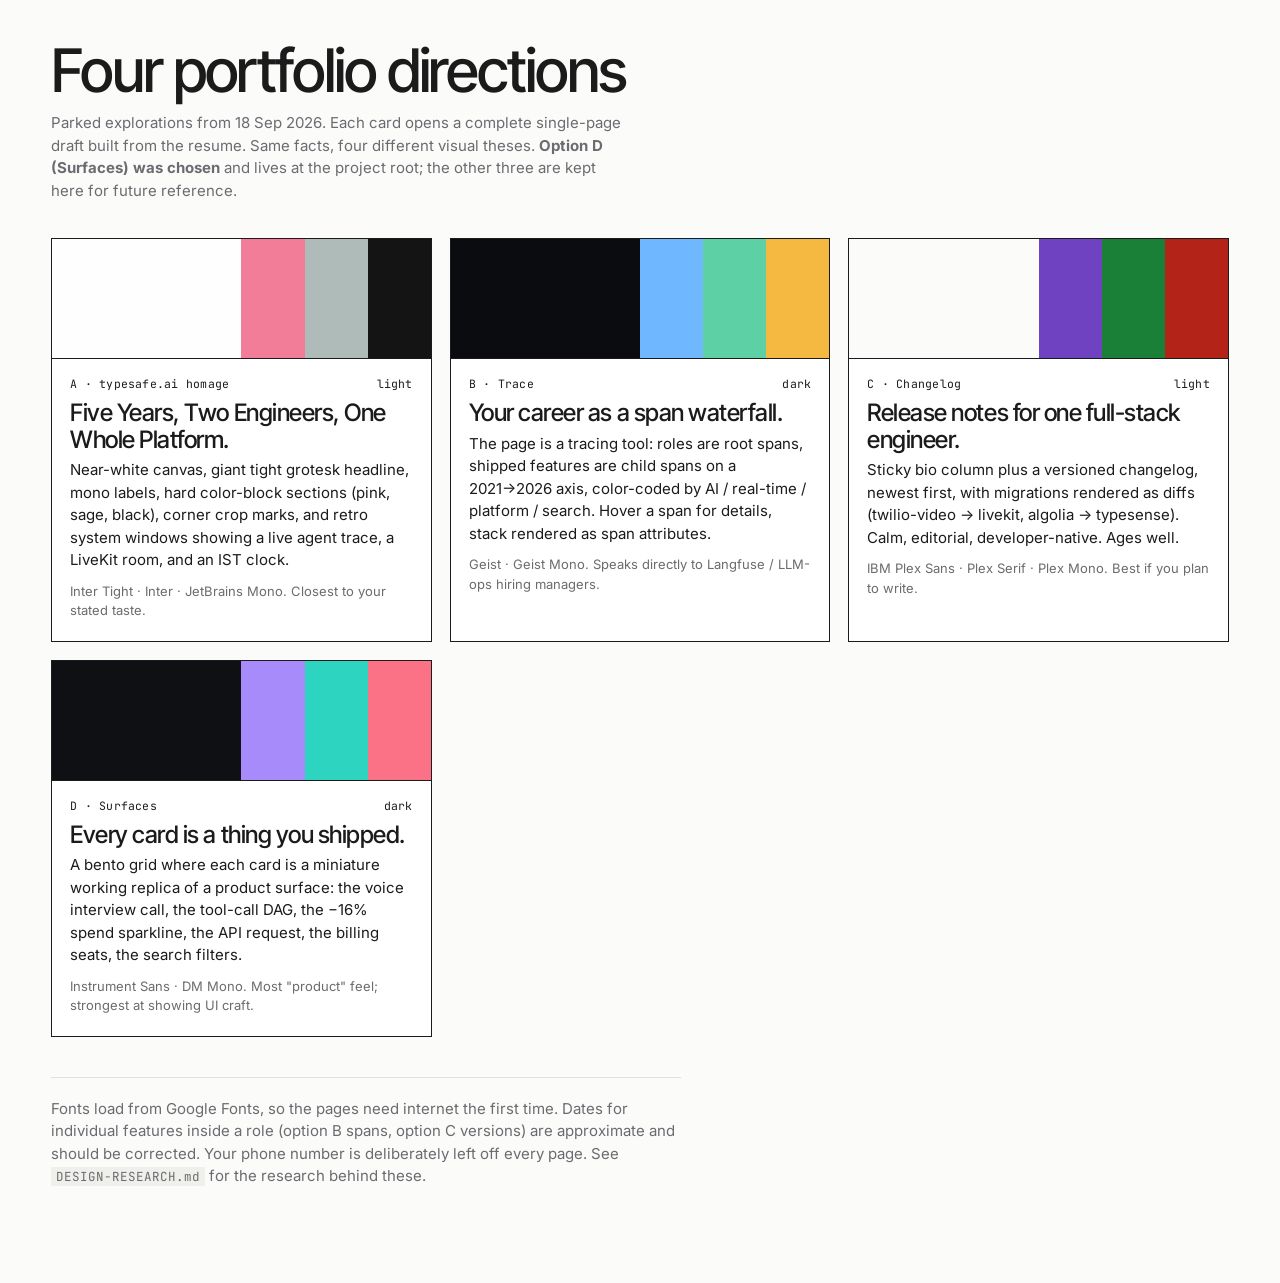
<file: explorations/index.html>
<!doctype html>
<html lang="en">
<head>
<meta charset="utf-8">
<meta name="viewport" content="width=device-width, initial-scale=1">
<title>Portfolio design options — Roni Pradhan</title>
<link rel="preconnect" href="https://fonts.googleapis.com">
<link rel="preconnect" href="https://fonts.gstatic.com" crossorigin>
<link href="https://fonts.googleapis.com/css2?family=Inter+Tight:wght@500&family=Inter:wght@400;500&family=JetBrains+Mono:wght@400&display=swap" rel="stylesheet">
<style>
  :root{--paper:#FBFBFA;--ink:#1B1B1B;--muted:#6B6B70;--rule:#E1E1DD}
  *{box-sizing:border-box}
  body{margin:0;background:var(--paper);color:var(--ink);font-family:Inter,system-ui,sans-serif;font-size:15px;line-height:1.5;padding:40px clamp(16px,4vw,56px) 80px}
  h1{font-family:'Inter Tight',Inter,sans-serif;font-weight:500;letter-spacing:-.035em;font-size:clamp(34px,5vw,60px);line-height:1;margin:0 0 12px}
  .lede{max-width:64ch;color:var(--muted);margin:0 0 36px}
  .mono{font-family:'JetBrains Mono',ui-monospace,monospace;font-size:11.5px;letter-spacing:.02em}
  .grid{display:grid;grid-template-columns:repeat(auto-fit,minmax(300px,1fr));gap:18px}
  .card{border:1px solid var(--ink);text-decoration:none;color:inherit;display:flex;flex-direction:column;transition:transform .15s ease,box-shadow .15s ease;background:#fff}
  .card:hover{transform:translate(-2px,-2px);box-shadow:4px 4px 0 var(--ink)}
  .card:focus-visible{outline:2px solid #6F42C1;outline-offset:2px}
  .swatch{height:120px;display:grid;grid-template-columns:3fr 1fr 1fr 1fr;border-bottom:1px solid var(--ink)}
  .swatch i{display:block}
  .cap{padding:16px 18px 20px}
  .cap .k{display:flex;justify-content:space-between;gap:10px;margin-bottom:8px}
  .cap h2{font-family:'Inter Tight',Inter,sans-serif;font-weight:500;letter-spacing:-.02em;font-size:24px;margin:0 0 6px;line-height:1.1}
  .cap p{margin:0 0 10px;color:var(--ink)}
  .cap .meta{color:var(--muted);font-size:13px}
  .note{margin-top:40px;padding-top:20px;border-top:1px solid var(--rule);color:var(--muted);max-width:70ch}
  code{font-family:'JetBrains Mono',ui-monospace,monospace;font-size:12.5px;background:#EFEFEC;padding:1px 5px}
</style>
</head>
<body>
<h1>Four portfolio directions</h1>
<p class="lede">Parked explorations from 18 Sep 2026. Each card opens a complete single-page draft built from the resume. Same facts, four different visual theses. <b>Option D (Surfaces) was chosen</b> and lives at the project root; the other three are kept here for future reference.</p>

<div class="grid">
  <a class="card" href="a-typesafe.html">
    <div class="swatch"><i style="background:#FEFEFE"></i><i style="background:#F27D98"></i><i style="background:#AFBBB8"></i><i style="background:#141414"></i></div>
    <div class="cap">
      <div class="k"><span class="mono">A · typesafe.ai homage</span><span class="mono">light</span></div>
      <h2>Five Years, Two Engineers, One Whole Platform.</h2>
      <p>Near-white canvas, giant tight grotesk headline, mono labels, hard color-block sections (pink, sage, black), corner crop marks, and retro system windows showing a live agent trace, a LiveKit room, and an IST clock.</p>
      <div class="meta">Inter Tight · Inter · JetBrains Mono. Closest to your stated taste.</div>
    </div>
  </a>

  <a class="card" href="b-trace.html">
    <div class="swatch"><i style="background:#0B0C0F"></i><i style="background:#6FB7FF"></i><i style="background:#5ED0A5"></i><i style="background:#F5B841"></i></div>
    <div class="cap">
      <div class="k"><span class="mono">B · Trace</span><span class="mono">dark</span></div>
      <h2>Your career as a span waterfall.</h2>
      <p>The page is a tracing tool: roles are root spans, shipped features are child spans on a 2021→2026 axis, color-coded by AI / real-time / platform / search. Hover a span for details, stack rendered as span attributes.</p>
      <div class="meta">Geist · Geist Mono. Speaks directly to Langfuse / LLM-ops hiring managers.</div>
    </div>
  </a>

  <a class="card" href="c-changelog.html">
    <div class="swatch"><i style="background:#FBFBF9"></i><i style="background:#6F42C1"></i><i style="background:#1A7F37"></i><i style="background:#B42318"></i></div>
    <div class="cap">
      <div class="k"><span class="mono">C · Changelog</span><span class="mono">light</span></div>
      <h2>Release notes for one full-stack engineer.</h2>
      <p>Sticky bio column plus a versioned changelog, newest first, with migrations rendered as diffs (twilio-video → livekit, algolia → typesense). Calm, editorial, developer-native. Ages well.</p>
      <div class="meta">IBM Plex Sans · Plex Serif · Plex Mono. Best if you plan to write.</div>
    </div>
  </a>

  <a class="card" href="d-bento-draft.html">
    <div class="swatch"><i style="background:#0F1013"></i><i style="background:#A78BFA"></i><i style="background:#2DD4BF"></i><i style="background:#FB7185"></i></div>
    <div class="cap">
      <div class="k"><span class="mono">D · Surfaces</span><span class="mono">dark</span></div>
      <h2>Every card is a thing you shipped.</h2>
      <p>A bento grid where each card is a miniature working replica of a product surface: the voice interview call, the tool-call DAG, the −16% spend sparkline, the API request, the billing seats, the search filters.</p>
      <div class="meta">Instrument Sans · DM Mono. Most "product" feel; strongest at showing UI craft.</div>
    </div>
  </a>
</div>

<p class="note">Fonts load from Google Fonts, so the pages need internet the first time. Dates for individual features inside a role (option B spans, option C versions) are approximate and should be corrected. Your phone number is deliberately left off every page. See <code>DESIGN-RESEARCH.md</code> for the research behind these.</p>
</body>
</html>
</file>
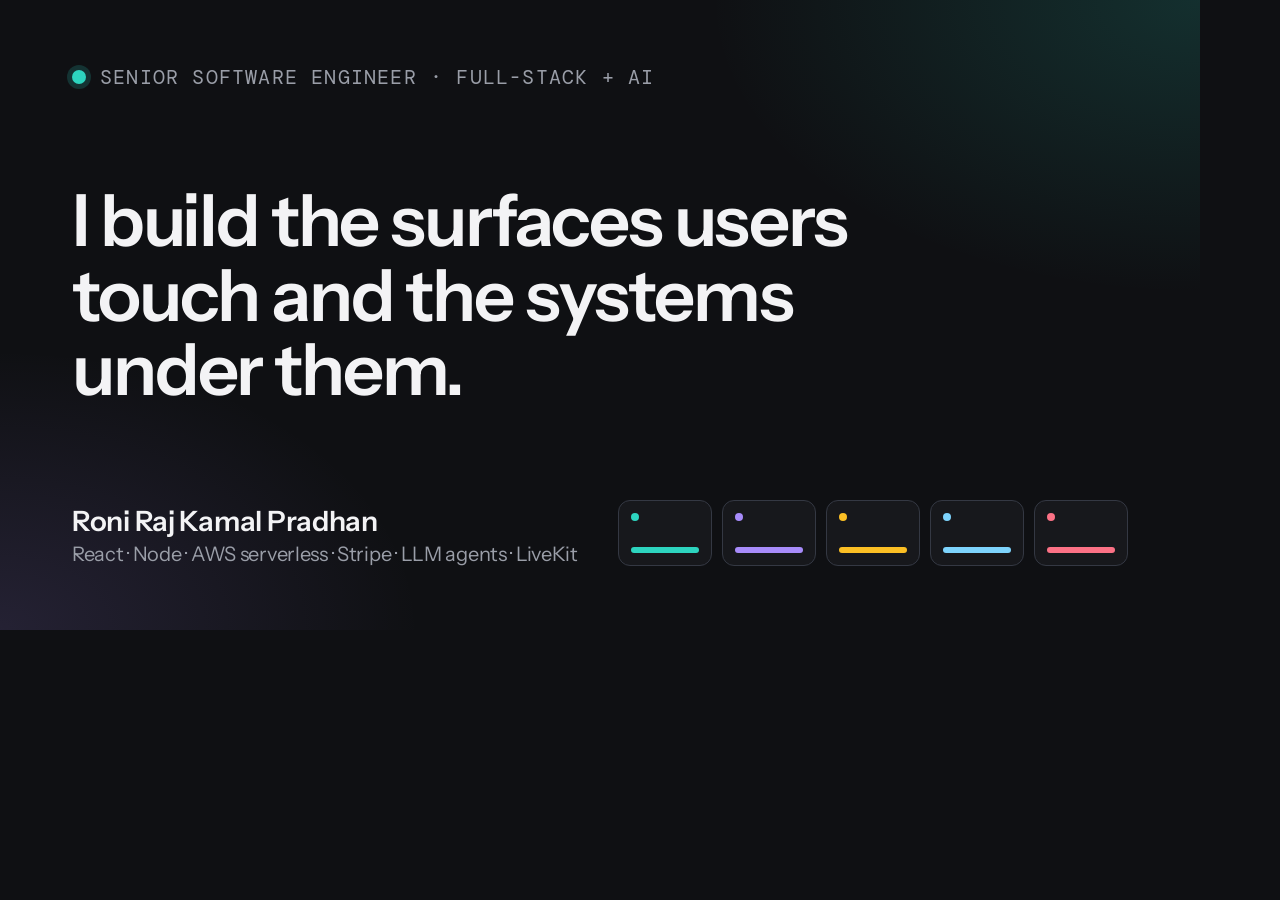
<file: assets/og.html>
<!doctype html>
<html lang="en">
<head>
<meta charset="utf-8">
<title>OG image source — render at 1200×630 to og.png</title>
<link href="https://fonts.googleapis.com/css2?family=Instrument+Sans:wght@400;500;600&family=DM+Mono:wght@400&display=swap" rel="stylesheet">
<style>
  html,body{margin:0;width:1200px;height:630px;background:#0F1013;color:#F3F3F5;font-family:'Instrument Sans',system-ui,sans-serif;overflow:hidden}
  .frame{position:relative;width:1200px;height:630px;padding:64px 72px;box-sizing:border-box;display:flex;flex-direction:column;justify-content:space-between}
  .frame::before{content:"";position:absolute;inset:0;background:radial-gradient(700px 420px at 100% 0%,rgba(45,212,191,.16),transparent 70%),radial-gradient(600px 400px at 0% 100%,rgba(167,139,250,.14),transparent 70%)}
  .top{position:relative;display:flex;align-items:center;gap:14px;font-family:'DM Mono',monospace;font-size:20px;letter-spacing:.06em;text-transform:uppercase;color:#9A9EA8}
  .top i{width:14px;height:14px;border-radius:50%;background:#2DD4BF;box-shadow:0 0 0 5px rgba(45,212,191,.18)}
  h1{position:relative;margin:0;font-size:72px;font-weight:600;letter-spacing:-.03em;line-height:1.04;max-width:16ch}
  .bottom{position:relative;display:flex;justify-content:space-between;align-items:flex-end;gap:40px}
  .name{font-size:28px;font-weight:600;letter-spacing:-.01em}
  .name small{display:block;font-size:20px;color:#9A9EA8;font-weight:400;margin-top:4px}
  .cards{display:flex;gap:10px}
  .cards i{display:block;width:92px;height:64px;border-radius:12px;background:#17181C;border:1px solid #343843;position:relative;overflow:hidden}
  .cards i::after{content:"";position:absolute;left:12px;right:12px;bottom:12px;height:6px;border-radius:3px;background:var(--c)}
  .cards i::before{content:"";position:absolute;left:12px;top:12px;width:8px;height:8px;border-radius:50%;background:var(--c)}
</style>
</head>
<body>
<div class="frame">
  <div class="top"><i></i>Senior Software Engineer · full-stack + AI</div>
  <h1>I build the surfaces users touch and the systems under them.</h1>
  <div class="bottom">
    <div class="name">Roni Raj Kamal Pradhan<small>React · Node · AWS serverless · Stripe · LLM agents · LiveKit</small></div>
    <div class="cards"><i style="--c:#2DD4BF"></i><i style="--c:#A78BFA"></i><i style="--c:#FBBF24"></i><i style="--c:#7DD3FC"></i><i style="--c:#FB7185"></i></div>
  </div>
</div>
</body>
</html>
</file>
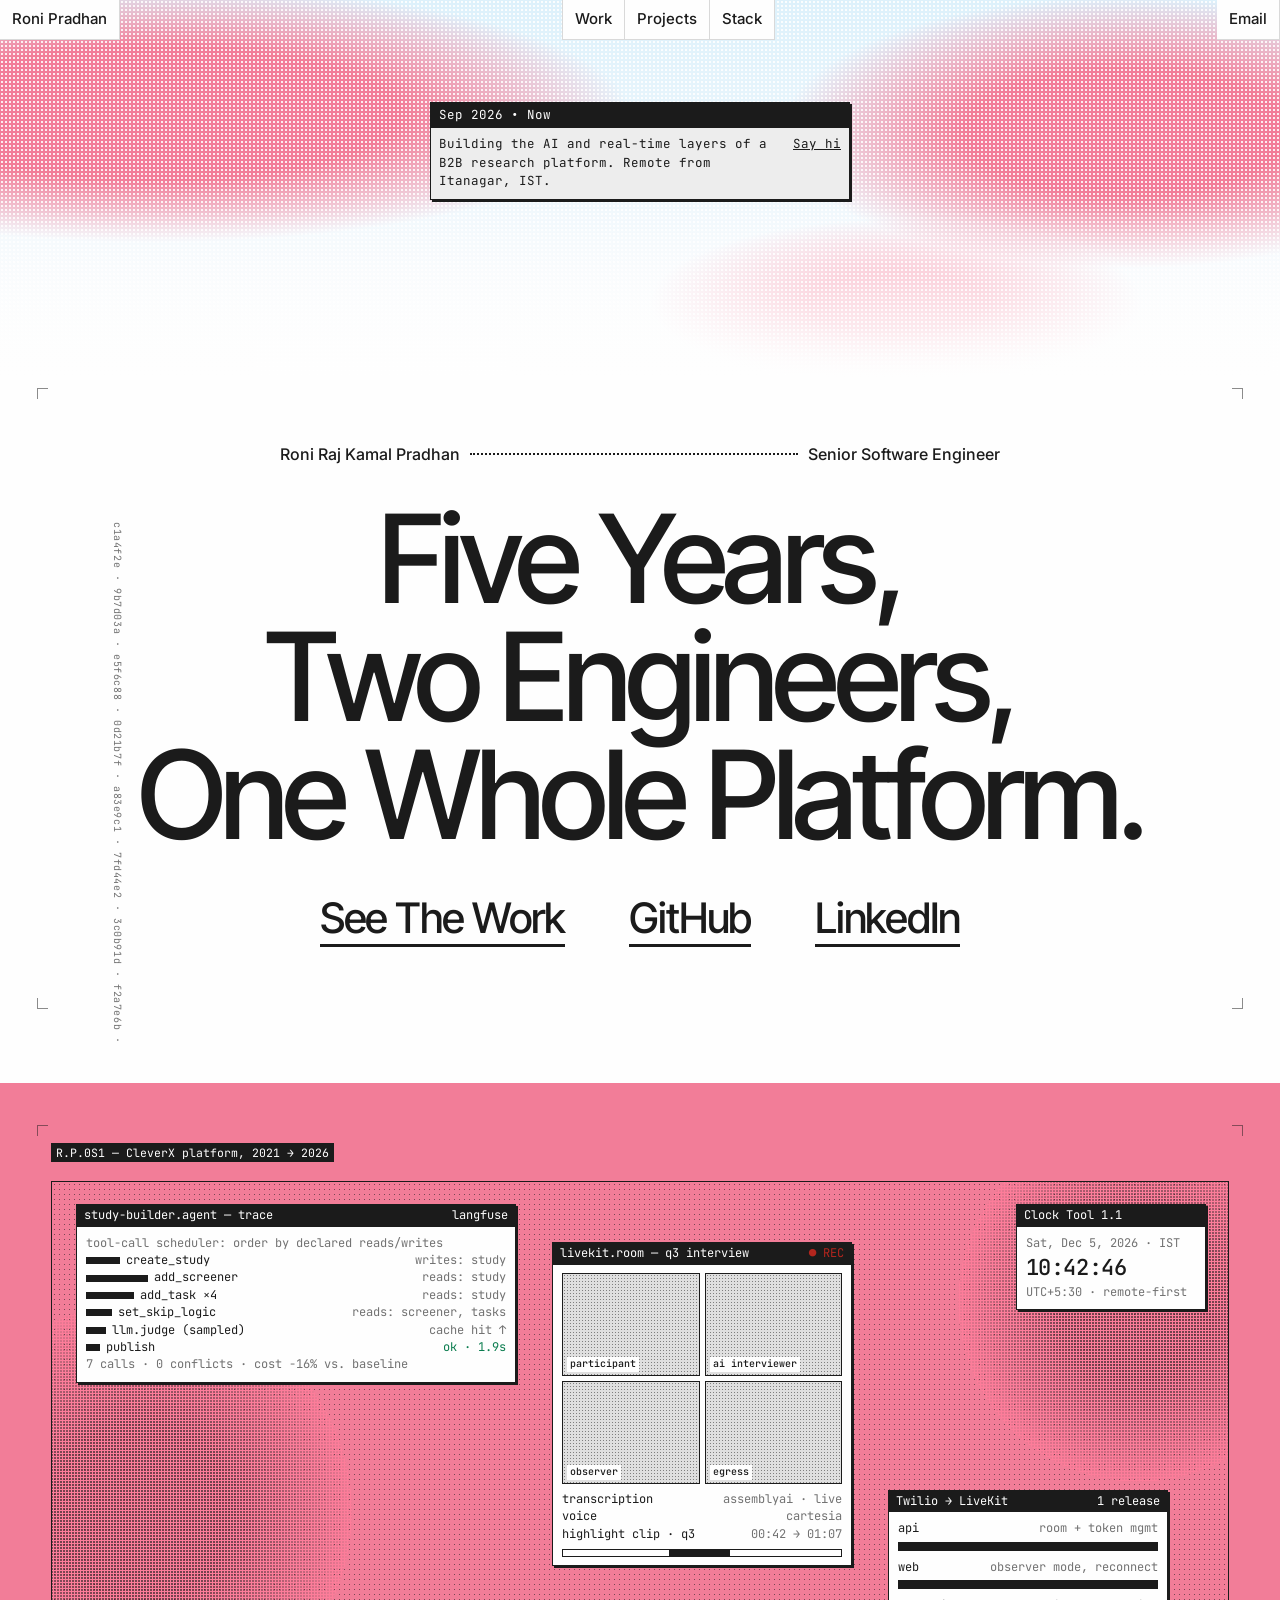
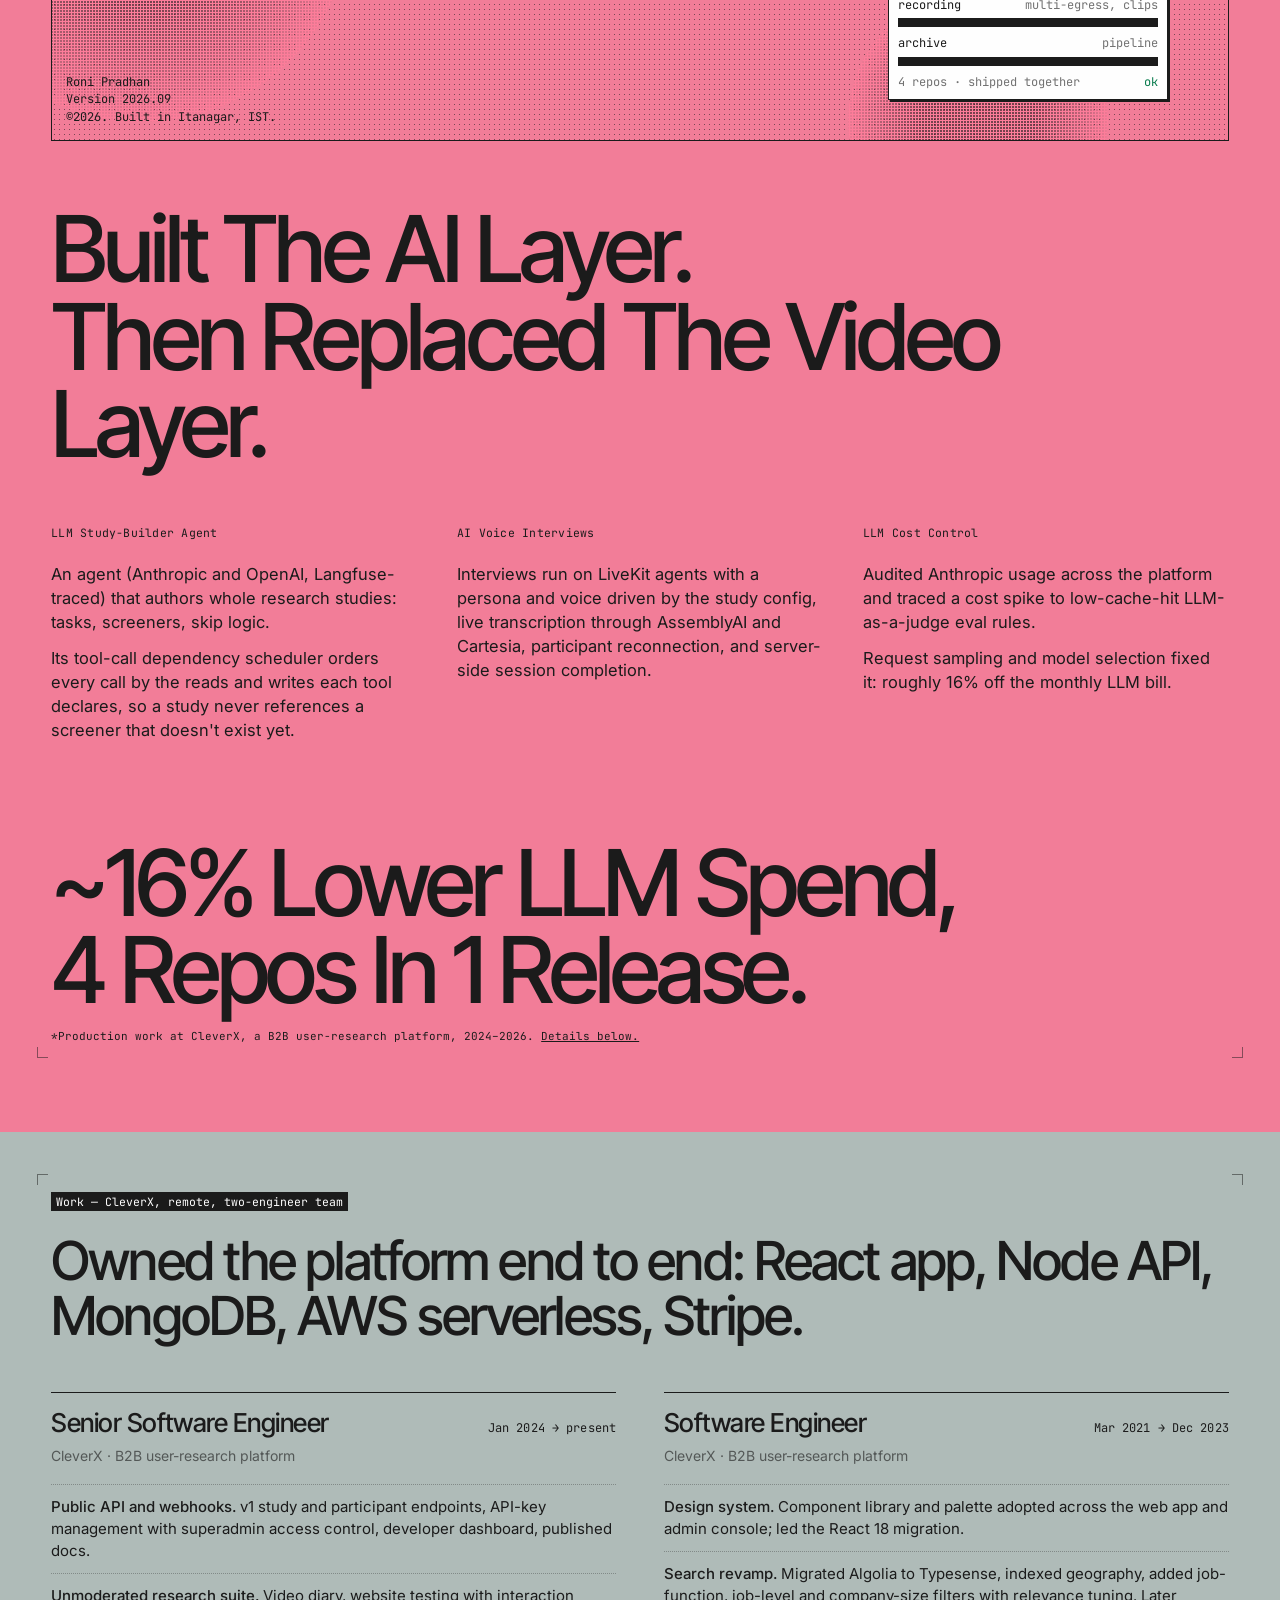
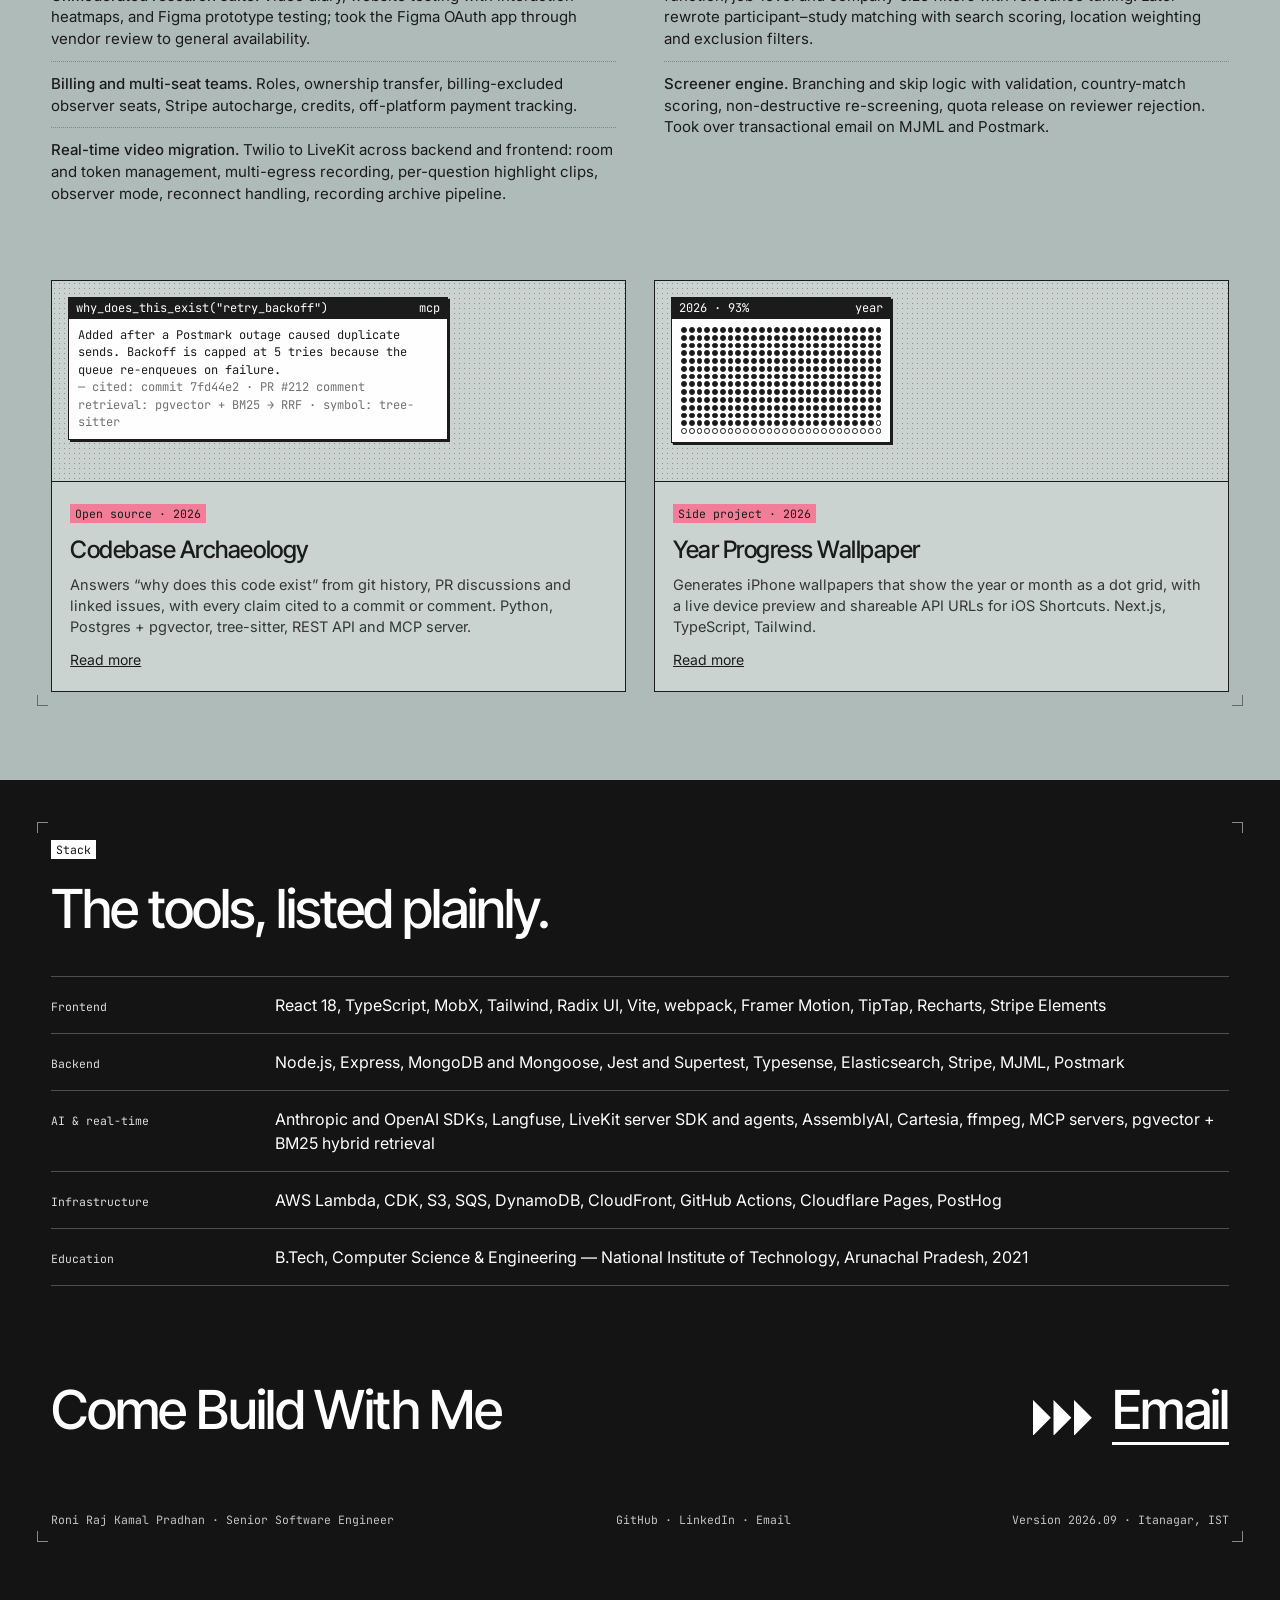
<file: explorations/a-typesafe.html>
<!doctype html>
<html lang="en">
<head>
<meta charset="utf-8">
<meta name="viewport" content="width=device-width, initial-scale=1, viewport-fit=cover">
<title>Roni Pradhan — Senior Software Engineer</title>
<meta name="description" content="Full-stack engineer who built a B2B research platform end to end as one of two engineers: React, Node, AWS serverless, Stripe, then its AI agents and real-time voice layers.">
<link rel="preconnect" href="https://fonts.googleapis.com">
<link rel="preconnect" href="https://fonts.gstatic.com" crossorigin>
<link href="https://fonts.googleapis.com/css2?family=Inter+Tight:wght@500;600&family=Inter:wght@400;500&family=JetBrains+Mono:wght@400;500&display=swap" rel="stylesheet">
<style>
  :root{
    --paper:#FEFEFE; --ink:#1B1B1B; --ink-60:rgba(27,27,27,.62); --ink-30:rgba(27,27,27,.3);
    --hot:#F27D98; --sage:#AFBBB8; --black:#141414; --rule:#D9D9D9;
    --display:'Inter Tight',system-ui,sans-serif; --body:'Inter',system-ui,sans-serif; --mono:'JetBrains Mono',ui-monospace,Menlo,monospace;
    --gutter:clamp(16px,4vw,56px);
  }
  *{box-sizing:border-box}
  html{scroll-behavior:smooth}
  body{margin:0;background:var(--paper);color:var(--ink);font-family:var(--body);font-size:16px;line-height:1.5;-webkit-font-smoothing:antialiased}
  a{color:inherit}
  ::selection{background:var(--hot);color:var(--ink)}
  .mono{font-family:var(--mono);font-size:12px;letter-spacing:.01em}
  .tag{display:inline-block;font-family:var(--mono);font-size:11.5px;background:var(--ink);color:var(--paper);padding:1px 5px;line-height:1.5}
  .tag.hot{background:var(--hot);color:var(--ink)}

  /* nav: white boxes on a transparent bar, like a window chrome */
  nav{position:fixed;inset:0 0 auto 0;z-index:50;display:flex;justify-content:space-between;align-items:flex-start;pointer-events:none}
  nav .box{pointer-events:auto;background:var(--paper);border-right:1px solid var(--rule);border-bottom:1px solid var(--rule);padding:8px 12px;font-size:15px;font-weight:500;text-decoration:none}
  nav .box:hover{background:var(--ink);color:var(--paper)}
  nav .grp{display:flex}
  nav .grp .box{border-left:1px solid var(--rule)}
  nav .grp .box+.box{border-left:0}
  nav .box:focus-visible{outline:2px solid var(--hot);outline-offset:-2px}

  /* sky band: css-only dithered clouds */
  .sky{position:relative;height:clamp(300px,42vh,480px);overflow:hidden;
    background:
      radial-gradient(60% 55% at 12% 30%, var(--hot) 0 32%, transparent 62%),
      radial-gradient(45% 60% at 88% 35%, var(--hot) 0 28%, transparent 60%),
      radial-gradient(35% 40% at 70% 80%, #f9b8c8 0 20%, transparent 55%),
      linear-gradient(#DDF1FB, #F6FAFD 70%, var(--paper));
  }
  .sky::before{content:"";position:absolute;inset:0;background-image:radial-gradient(var(--paper) 0.9px,transparent 1px);background-size:4px 4px;mix-blend-mode:screen;opacity:.85}
  .sky::after{content:"";position:absolute;left:0;right:0;bottom:0;height:45%;background:linear-gradient(transparent,var(--paper))}
  .ticker{position:absolute;left:50%;top:40%;transform:translate(-50%,-50%);z-index:2;width:min(420px,calc(100% - 32px));border:1px solid var(--ink);background:#EDEDED;box-shadow:2px 2px 0 var(--ink);font-family:var(--mono);font-size:12.5px}
  .ticker .bar{background:var(--ink);color:var(--paper);padding:3px 8px}
  .ticker .row{display:flex;gap:16px;justify-content:space-between;align-items:flex-start;padding:7px 8px 8px}
  .ticker a{text-decoration:underline;white-space:nowrap}

  /* generic section frame with corner crop marks */
  .frame{position:relative;padding:0 var(--gutter)}
  .marks{position:relative}
  .marks::before,.marks::after,.marks>i::before,.marks>i::after{content:"";position:absolute;width:10px;height:10px;border-color:var(--ink);border-style:solid;opacity:.5}
  .marks::before{left:-14px;top:-14px;border-width:1px 0 0 1px}
  .marks::after{right:-14px;top:-14px;border-width:1px 1px 0 0}
  .marks>i::before{left:-14px;bottom:-14px;border-width:0 0 1px 1px}
  .marks>i::after{right:-14px;bottom:-14px;border-width:0 1px 1px 0}

  /* hero */
  .hero{padding:24px var(--gutter) 88px;position:relative}
  .hero .inner{position:relative;padding:40px 8px 48px}
  .kicker{display:flex;align-items:baseline;gap:10px;justify-content:center;max-width:720px;margin:0 auto 34px;font-size:16px;font-weight:500}
  .kicker .lead{flex:1;border-bottom:2px dotted var(--ink);transform:translateY(-5px);min-width:40px}
  h1.big{font-family:var(--display);font-weight:500;letter-spacing:-.045em;line-height:.96;text-align:center;margin:0 auto;max-width:1240px;font-size:clamp(46px,9.6vw,148px)}
  h1.big .line{display:block;overflow:hidden;padding:0 .06em .1em;margin-bottom:-.1em}
  h1.big .line span{display:block;transform:translateY(110%);animation:rise .9s cubic-bezier(.2,.7,.1,1) forwards}
  h1.big .line:nth-child(2) span{animation-delay:.08s}
  h1.big .line:nth-child(3) span{animation-delay:.16s}
  @keyframes rise{to{transform:translateY(0)}}
  .hero-links{display:flex;gap:clamp(24px,5vw,64px);justify-content:center;margin-top:40px;flex-wrap:wrap}
  .hero-links a{font-family:var(--display);font-weight:500;letter-spacing:-.03em;font-size:clamp(22px,3.4vw,42px);text-decoration:none;border-bottom:3px solid var(--ink);line-height:1.15;padding-bottom:2px}
  .hero-links a:hover{border-color:var(--hot)}
  .margin-col{position:absolute;top:120px;left:calc(var(--gutter) + 6px);width:14px;font-family:var(--mono);font-size:10px;color:var(--ink-60);writing-mode:vertical-rl;letter-spacing:.06em;user-select:none;max-height:520px;overflow:hidden;line-height:1;white-space:nowrap}
  .margin-col.r{left:auto;right:calc(var(--gutter) + 6px);top:auto;bottom:24px}

  /* color blocks */
  .block{padding:56px var(--gutter) 88px;position:relative}
  .block.hot{background:var(--hot)}
  .block.sage{background:var(--sage)}
  .block.black{background:var(--black);color:var(--paper)}
  .block h2.big{font-family:var(--display);font-weight:500;letter-spacing:-.045em;line-height:.95;margin:0;font-size:clamp(40px,7.2vw,112px)}
  .block h2.mid{font-family:var(--display);font-weight:500;letter-spacing:-.035em;line-height:1.02;margin:0;font-size:clamp(30px,4.2vw,62px)}
  .plate{font-family:var(--mono);font-size:11.5px;display:inline-block;background:var(--ink);color:var(--paper);padding:1px 5px}
  .black .plate{background:var(--paper);color:#141414}

  /* the desktop: dotted field with system windows */
  .desktop{position:relative;border:1px solid var(--ink);margin:18px 0 64px;min-height:560px;
    background-image:radial-gradient(rgba(27,27,27,.55) 0.7px,transparent 1px);background-size:5px 5px;overflow:hidden}
  .desktop .blob{position:absolute;border-radius:50%;background:radial-gradient(circle,rgba(27,27,27,.55) 0 30%,rgba(27,27,27,.18) 60%,transparent 72%);filter:contrast(1.1);pointer-events:none}
  .desktop .blob::after{content:"";position:absolute;inset:0;border-radius:50%;background-image:radial-gradient(var(--hot) 1.1px,transparent 1.3px);background-size:3px 3px;mix-blend-mode:lighten}
  .win{position:absolute;background:var(--paper);border:1px solid var(--ink);box-shadow:2px 2px 0 var(--ink);font-family:var(--mono);font-size:12px;line-height:1.45}
  .win .tb{background:var(--ink);color:var(--paper);padding:2px 7px;display:flex;justify-content:space-between;gap:12px}
  .win .body{padding:8px 9px}
  .win .body .row{display:flex;justify-content:space-between;gap:12px;white-space:nowrap}
  .win .dim{color:var(--ink-60)}
  .win .ok{color:#0A7C4E}
  /* trace window */
  .trace .call{opacity:0;animation:pop .35s ease forwards}
  .trace .call:nth-child(1){animation-delay:.2s}.trace .call:nth-child(2){animation-delay:.9s}.trace .call:nth-child(3){animation-delay:1.6s}.trace .call:nth-child(4){animation-delay:2.3s}.trace .call:nth-child(5){animation-delay:3.0s}.trace .call:nth-child(6){animation-delay:3.7s}.trace .call:nth-child(7){animation-delay:4.4s}
  @keyframes pop{to{opacity:1}}
  .trace .bar{display:inline-block;height:7px;background:var(--ink);vertical-align:middle;margin:0 6px 0 0}
  /* room window */
  .room .grid{display:grid;grid-template-columns:repeat(2,1fr);gap:5px;margin-bottom:7px}
  .room .tile{aspect-ratio:4/3;background:#DFDFDF;border:1px solid var(--ink);position:relative;overflow:hidden}
  .room .tile::before{content:"";position:absolute;inset:0;background-image:radial-gradient(rgba(27,27,27,.7) .6px,transparent 1px);background-size:3px 3px;opacity:.7}
  .room .tile b{position:absolute;left:4px;bottom:3px;font-weight:500;font-size:10px;background:var(--paper);padding:0 3px}
  .room .rec{color:#B3261E;animation:blink 1.2s steps(1) infinite}
  @keyframes blink{50%{opacity:.25}}
  .room .clip{height:8px;border:1px solid var(--ink);position:relative;margin-top:6px}
  .room .clip i{position:absolute;top:0;bottom:0;background:var(--ink)}
  /* clock */
  .clock .time{font-size:22px;font-weight:500;letter-spacing:-.02em}
  /* stat window */
  .stat .meter{height:9px;border:1px solid var(--ink);margin:4px 0 8px;position:relative}
  .stat .meter i{position:absolute;left:0;top:0;bottom:0;background:var(--ink)}
  .stat .meter i.pink{background:var(--hot)}
  .win.plate-win{left:14px;bottom:14px;box-shadow:none;background:transparent;border:0}
  .win.plate-win .body{padding:0;color:var(--ink)}

  .cols{display:grid;grid-template-columns:repeat(3,1fr);gap:40px;margin-top:56px}
  .cols .lbl{font-family:var(--mono);font-size:11.5px;display:block;margin-bottom:22px;letter-spacing:.02em}
  .cols p{margin:0;font-size:16.5px;line-height:1.45;max-width:38ch}
  .cols p+p{margin-top:12px}
  .numbers{margin-top:96px}
  .numbers .foot{font-family:var(--mono);font-size:11px;margin-top:14px}
  .numbers .foot u{text-decoration:underline}

  /* experience on sage */
  .roles{display:grid;grid-template-columns:1fr 1fr;gap:48px;margin-top:48px}
  .role{border-top:1px solid var(--ink);padding-top:16px}
  .role .head{display:flex;justify-content:space-between;gap:12px;align-items:baseline;margin-bottom:8px}
  .role h3{margin:0;font-family:var(--display);font-weight:500;letter-spacing:-.02em;font-size:26px;line-height:1.1}
  .role .sub{font-size:14px;color:var(--ink-60);margin:0 0 18px}
  .role ul{margin:0;padding:0;list-style:none}
  .role li{padding:11px 0;border-top:1px dotted var(--ink-30);font-size:15px;line-height:1.45}
  .role li b{font-weight:500}
  .projects{display:grid;grid-template-columns:1fr 1fr;gap:28px;margin-top:64px}
  .proj{border:1px solid var(--ink);background:rgba(254,254,254,.35);padding:0;display:flex;flex-direction:column;text-decoration:none;transition:transform .2s ease,box-shadow .2s ease}
  .proj:hover{transform:translate(-2px,-2px);box-shadow:4px 4px 0 var(--ink)}
  .proj .cap{padding:18px 18px 20px;border-top:1px solid var(--ink)}
  .proj .thumb{min-height:200px;padding:16px;font-family:var(--mono);font-size:11.5px;line-height:1.55;position:relative;overflow:hidden;background-image:radial-gradient(rgba(27,27,27,.35) .6px,transparent 1px);background-size:5px 5px}
  .proj .thumb .win{position:relative;box-shadow:2px 2px 0 var(--ink);width:min(100%,380px)}
  .proj h3{margin:8px 0 6px;font-family:var(--display);font-weight:500;letter-spacing:-.02em;font-size:24px}
  .proj p{margin:0;font-size:14.5px;line-height:1.45;color:var(--ink);opacity:.85}
  .proj .more{display:inline-block;margin-top:12px;font-size:14px;text-decoration:underline}

  /* black stack block */
  .stack-list{margin:40px 0 0;padding:0;list-style:none;border-top:1px solid rgba(254,254,254,.25)}
  .stack-list li{display:grid;grid-template-columns:200px 1fr;gap:24px;padding:16px 0;border-bottom:1px solid rgba(254,254,254,.25);align-items:baseline}
  .stack-list .k{font-family:var(--mono);font-size:11.5px;color:var(--paper);opacity:.85}
  .stack-list .v{font-size:16px;line-height:1.5}
  .cta{display:flex;justify-content:space-between;align-items:center;gap:32px;margin-top:96px;flex-wrap:wrap}
  .cta a{font-family:var(--display);font-weight:500;letter-spacing:-.03em;font-size:clamp(30px,4.2vw,62px);text-decoration:none;border-bottom:3px solid var(--paper);line-height:1.05}
  .cta a:hover{border-color:var(--hot);color:var(--hot)}
  .cta .arrows{display:inline-block;width:clamp(36px,4.6vw,66px);height:auto;margin:0 20px -6px 0;fill:var(--paper)}
  footer{display:flex;justify-content:space-between;gap:20px;flex-wrap:wrap;margin-top:72px;font-family:var(--mono);font-size:11.5px;opacity:.75}
  footer a{text-decoration:none}
  footer a:hover{text-decoration:underline}

  @media (max-width:900px){
    .cols,.roles,.projects{grid-template-columns:1fr}
    .stack-list li{grid-template-columns:1fr;gap:6px}
    .margin-col{display:none}
    .kicker{flex-direction:column;align-items:center;gap:8px;font-size:15px}
    .kicker .lead{flex:none;width:48px;transform:none;border-bottom-width:3px}
    .hero{padding-top:8px}
    .desktop{min-height:auto;padding:12px;display:flex;flex-direction:column;gap:12px}
    .win{position:static!important;width:100%!important}
    .desktop .blob{display:none}
    nav .grp{display:none}
  }
  @media (prefers-reduced-motion:reduce){
    h1.big .line span{animation:none;transform:none}
    .trace .call{animation:none;opacity:1}
    .room .rec{animation:none}
    .proj{transition:none}
  }
</style>
</head>
<body>

<nav aria-label="Primary">
  <a class="box" href="#top">Roni Pradhan</a>
  <div class="grp">
    <a class="box" href="#work">Work</a>
    <a class="box" href="#projects">Projects</a>
    <a class="box" href="#stack">Stack</a>
  </div>
  <a class="box" href="mailto:ronirajkamalpradhan1112@gmail.com">Email</a>
</nav>

<div class="sky" id="top" aria-hidden="true">
  <div class="ticker" aria-hidden="false" role="note">
    <div class="bar">Sep 2026 • Now</div>
    <div class="row"><span>Building the AI and real-time layers of a B2B research platform. Remote from Itanagar, IST.</span><a href="mailto:ronirajkamalpradhan1112@gmail.com">Say hi</a></div>
  </div>
</div>

<header class="hero">
  <div class="marks inner"><i></i>
    <div class="margin-col" aria-hidden="true">c1a4f2e · 9b7d03a · e5f6c88 · 0d21b7f · a83e9c1 · 7fd44e2 · 3c0b91d · f2a7e6b · 5e8c12d · b6d0f9a · 1a9c3e7 · d4e5b2c · 8c7f0a1 · 62b3d9e · every claim cited to a commit</div>
    <p class="kicker"><span>Roni Raj Kamal Pradhan</span><span class="lead" aria-hidden="true"></span><span>Senior Software Engineer</span></p>
    <h1 class="big">
      <span class="line"><span>Five Years,</span></span>
      <span class="line"><span>Two Engineers,</span></span>
      <span class="line"><span>One Whole Platform.</span></span>
    </h1>
    <div class="hero-links">
      <a href="#work">See The Work</a>
      <a href="https://github.com/Roninanu777" rel="me">GitHub</a>
      <a href="https://www.linkedin.com/in/roni-r-k-pradhan-279b06436/" rel="me">LinkedIn</a>
    </div>
  </div>
</header>

<!-- HOT BLOCK: the AI + real-time layer -->
<section class="block hot" id="work">
  <div class="marks"><i></i>
    <span class="plate">R.P.0S1 — CleverX platform, 2021 → 2026</span>

    <div class="desktop" aria-label="Illustration of the systems described below">
      <div class="blob" style="width:420px;height:420px;left:-120px;top:120px"></div>
      <div class="blob" style="width:360px;height:360px;right:-90px;top:-60px"></div>
      <div class="blob" style="width:260px;height:260px;right:120px;bottom:-110px"></div>

      <div class="win trace" style="left:24px;top:22px;width:440px">
        <div class="tb"><span>study-builder.agent — trace</span><span>langfuse</span></div>
        <div class="body">
          <div class="row dim"><span>tool-call scheduler: order by declared reads/writes</span></div>
          <div class="call row"><span><i class="bar" style="width:34px"></i>create_study</span><span class="dim">writes: study</span></div>
          <div class="call row"><span><i class="bar" style="width:62px"></i>add_screener</span><span class="dim">reads: study</span></div>
          <div class="call row"><span><i class="bar" style="width:48px"></i>add_task ×4</span><span class="dim">reads: study</span></div>
          <div class="call row"><span><i class="bar" style="width:26px"></i>set_skip_logic</span><span class="dim">reads: screener, tasks</span></div>
          <div class="call row"><span><i class="bar" style="width:20px"></i>llm.judge (sampled)</span><span class="dim">cache hit ↑</span></div>
          <div class="call row"><span><i class="bar" style="width:14px"></i>publish</span><span class="ok">ok · 1.9s</span></div>
          <div class="call row dim"><span>7 calls · 0 conflicts · cost −16% vs. baseline</span></div>
        </div>
      </div>

      <div class="win room" style="left:500px;top:60px;width:300px">
        <div class="tb"><span>livekit.room — q3 interview</span><span class="rec">● REC</span></div>
        <div class="body">
          <div class="grid">
            <div class="tile"><b>participant</b></div>
            <div class="tile"><b>ai interviewer</b></div>
            <div class="tile"><b>observer</b></div>
            <div class="tile"><b>egress</b></div>
          </div>
          <div class="row"><span>transcription</span><span class="dim">assemblyai · live</span></div>
          <div class="row"><span>voice</span><span class="dim">cartesia</span></div>
          <div class="row"><span>highlight clip · q3</span><span class="dim">00:42 → 01:07</span></div>
          <div class="clip"><i style="left:38%;width:22%"></i></div>
        </div>
      </div>

      <div class="win clock" style="right:22px;top:22px;width:190px">
        <div class="tb"><span>Clock Tool 1.1</span></div>
        <div class="body">
          <div class="dim" id="dateline">Itanagar, IST</div>
          <div class="time" id="clock">--:--:--</div>
          <div class="dim">UTC+5:30 · remote-first</div>
        </div>
      </div>

      <div class="win stat" style="right:60px;bottom:40px;width:280px">
        <div class="tb"><span>Twilio → LiveKit</span><span>1 release</span></div>
        <div class="body">
          <div class="row"><span>api</span><span class="dim">room + token mgmt</span></div><div class="meter"><i style="width:100%"></i></div>
          <div class="row"><span>web</span><span class="dim">observer mode, reconnect</span></div><div class="meter"><i style="width:100%"></i></div>
          <div class="row"><span>recording</span><span class="dim">multi-egress, clips</span></div><div class="meter"><i style="width:100%"></i></div>
          <div class="row"><span>archive</span><span class="dim">pipeline</span></div><div class="meter"><i style="width:100%"></i></div>
          <div class="row dim"><span>4 repos · shipped together</span><span class="ok">ok</span></div>
        </div>
      </div>

      <div class="win plate-win">
        <div class="body">
          Roni Pradhan<br>Version 2026.09<br>©2026. Built in Itanagar, IST.
        </div>
      </div>
    </div>

    <h2 class="big">Built The AI Layer.<br>Then Replaced The Video Layer.</h2>

    <div class="cols">
      <div>
        <span class="lbl">LLM Study-Builder Agent</span>
        <p>An agent (Anthropic and OpenAI, Langfuse-traced) that authors whole research studies: tasks, screeners, skip logic.</p>
        <p>Its tool-call dependency scheduler orders every call by the reads and writes each tool declares, so a study never references a screener that doesn't exist yet.</p>
      </div>
      <div>
        <span class="lbl">AI Voice Interviews</span>
        <p>Interviews run on LiveKit agents with a persona and voice driven by the study config, live transcription through AssemblyAI and Cartesia, participant reconnection, and server-side session completion.</p>
      </div>
      <div>
        <span class="lbl">LLM Cost Control</span>
        <p>Audited Anthropic usage across the platform and traced a cost spike to low-cache-hit LLM-as-a-judge eval rules.</p>
        <p>Request sampling and model selection fixed it: roughly 16% off the monthly LLM bill.</p>
      </div>
    </div>

    <div class="numbers">
      <h2 class="big">~16% Lower LLM Spend,<br>4 Repos In 1 Release.</h2>
      <div class="foot">*Production work at CleverX, a B2B user-research platform, 2024–2026. <u>Details below.</u></div>
    </div>
  </div>
</section>

<!-- SAGE BLOCK: experience + projects -->
<section class="block sage">
  <div class="marks"><i></i>
    <span class="plate">Work — CleverX, remote, two-engineer team</span>
    <h2 class="mid" style="margin-top:22px">Owned the platform end to end: React app, Node API, MongoDB, AWS serverless, Stripe.</h2>

    <div class="roles">
      <div class="role">
        <div class="head"><h3>Senior Software Engineer</h3><span class="mono">Jan 2024 → present</span></div>
        <p class="sub">CleverX · B2B user-research platform</p>
        <ul>
          <li><b>Public API and webhooks.</b> v1 study and participant endpoints, API-key management with superadmin access control, developer dashboard, published docs.</li>
          <li><b>Unmoderated research suite.</b> Video diary, website testing with interaction heatmaps, and Figma prototype testing; took the Figma OAuth app through vendor review to general availability.</li>
          <li><b>Billing and multi-seat teams.</b> Roles, ownership transfer, billing-excluded observer seats, Stripe autocharge, credits, off-platform payment tracking.</li>
          <li><b>Real-time video migration.</b> Twilio to LiveKit across backend and frontend: room and token management, multi-egress recording, per-question highlight clips, observer mode, reconnect handling, recording archive pipeline.</li>
        </ul>
      </div>
      <div class="role">
        <div class="head"><h3>Software Engineer</h3><span class="mono">Mar 2021 → Dec 2023</span></div>
        <p class="sub">CleverX · B2B user-research platform</p>
        <ul>
          <li><b>Design system.</b> Component library and palette adopted across the web app and admin console; led the React 18 migration.</li>
          <li><b>Search revamp.</b> Migrated Algolia to Typesense, indexed geography, added job-function, job-level and company-size filters with relevance tuning. Later rewrote participant–study matching with search scoring, location weighting and exclusion filters.</li>
          <li><b>Screener engine.</b> Branching and skip logic with validation, country-match scoring, non-destructive re-screening, quota release on reviewer rejection. Took over transactional email on MJML and Postmark.</li>
        </ul>
      </div>
    </div>

    <div id="projects" class="projects">
      <a class="proj" href="https://github.com/Roninanu777/codebase-archaeology">
        <div class="thumb">
          <div class="win">
            <div class="tb"><span>why_does_this_exist("retry_backoff")</span><span>mcp</span></div>
            <div class="body">
              Added after a Postmark outage caused duplicate sends. Backoff is capped at 5 tries because the queue re-enqueues on failure.<br>
              <span class="dim">— cited: commit 7fd44e2 · PR #212 comment</span><br>
              <span class="dim">retrieval: pgvector + BM25 → RRF · symbol: tree-sitter</span>
            </div>
          </div>
        </div>
        <div class="cap">
          <span class="tag hot">Open source · 2026</span>
          <h3>Codebase Archaeology</h3>
          <p>Answers “why does this code exist” from git history, PR discussions and linked issues, with every claim cited to a commit or comment. Python, Postgres + pgvector, tree-sitter, REST API and MCP server.</p>
          <span class="more">Read more</span>
        </div>
      </a>
      <a class="proj" href="https://github.com/Roninanu777/year-progress-wallpaper">
        <div class="thumb">
          <div class="win" style="width:220px">
            <div class="tb"><span>2026 · 72%</span><span>year</span></div>
            <div class="body" id="dots" aria-hidden="true"></div>
          </div>
        </div>
        <div class="cap">
          <span class="tag hot">Side project · 2026</span>
          <h3>Year Progress Wallpaper</h3>
          <p>Generates iPhone wallpapers that show the year or month as a dot grid, with a live device preview and shareable API URLs for iOS Shortcuts. Next.js, TypeScript, Tailwind.</p>
          <span class="more">Read more</span>
        </div>
      </a>
    </div>
  </div>
</section>

<!-- BLACK BLOCK: stack + contact -->
<section class="block black" id="stack">
  <div class="marks" style="--ink:#FEFEFE"><i></i>
    <span class="plate">Stack</span>
    <h2 class="mid" style="margin-top:22px">The tools, listed plainly.</h2>
    <ul class="stack-list">
      <li><span class="k">Frontend</span><span class="v">React 18, TypeScript, MobX, Tailwind, Radix UI, Vite, webpack, Framer Motion, TipTap, Recharts, Stripe Elements</span></li>
      <li><span class="k">Backend</span><span class="v">Node.js, Express, MongoDB and Mongoose, Jest and Supertest, Typesense, Elasticsearch, Stripe, MJML, Postmark</span></li>
      <li><span class="k">AI &amp; real-time</span><span class="v">Anthropic and OpenAI SDKs, Langfuse, LiveKit server SDK and agents, AssemblyAI, Cartesia, ffmpeg, MCP servers, pgvector + BM25 hybrid retrieval</span></li>
      <li><span class="k">Infrastructure</span><span class="v">AWS Lambda, CDK, S3, SQS, DynamoDB, CloudFront, GitHub Actions, Cloudflare Pages, PostHog</span></li>
      <li><span class="k">Education</span><span class="v">B.Tech, Computer Science &amp; Engineering — National Institute of Technology, Arunachal Pradesh, 2021</span></li>
    </ul>

    <div class="cta">
      <span style="font-family:var(--display);font-weight:500;letter-spacing:-.03em;font-size:clamp(30px,4.2vw,62px);line-height:1.05">Come Build With Me</span>
      <span><svg class="arrows" viewBox="0 0 66 40" aria-hidden="true"><path d="M0 0l20 20L0 40V0zm23 0l20 20-20 20V0zm23 0l20 20-20 20V0z"/></svg><a href="mailto:ronirajkamalpradhan1112@gmail.com">Email</a></span>
    </div>

    <footer>
      <span>Roni Raj Kamal Pradhan · Senior Software Engineer</span>
      <span><a href="https://github.com/Roninanu777">GitHub</a> · <a href="https://www.linkedin.com/in/roni-r-k-pradhan-279b06436/">LinkedIn</a> · <a href="mailto:ronirajkamalpradhan1112@gmail.com">Email</a></span>
      <span>Version 2026.09 · Itanagar, IST</span>
    </footer>
  </div>
</section>

<script>
  // live IST clock
  (function(){
    const el=document.getElementById('clock'), dl=document.getElementById('dateline');
    function tick(){
      const now=new Date();
      el.textContent=new Intl.DateTimeFormat('en-GB',{timeZone:'Asia/Kolkata',hour:'2-digit',minute:'2-digit',second:'2-digit',hour12:false}).format(now);
      dl.textContent=new Intl.DateTimeFormat('en-US',{timeZone:'Asia/Kolkata',weekday:'short',month:'short',day:'numeric',year:'numeric'}).format(now)+' · IST';
    }
    tick(); setInterval(tick,1000);
  })();
  // year-progress dots
  (function(){
    const box=document.getElementById('dots'); if(!box) return;
    const now=new Date(), start=new Date(now.getFullYear(),0,1), end=new Date(now.getFullYear()+1,0,1);
    const pct=(now-start)/(end-start); const total=52*7, done=Math.round(total*pct);
    box.style.display='grid'; box.style.gridTemplateColumns='repeat(26,1fr)'; box.style.gap='2px';
    for(let i=0;i<total;i++){const d=document.createElement('i');d.style.cssText='display:block;aspect-ratio:1;border-radius:50%;background:'+(i<done?'#1B1B1B':'transparent')+';border:1px solid #1B1B1B';box.appendChild(d);}
    box.parentElement.querySelector('.tb span').textContent=now.getFullYear()+' · '+Math.round(pct*100)+'%';
  })();
</script>
</body>
</html>
</file>
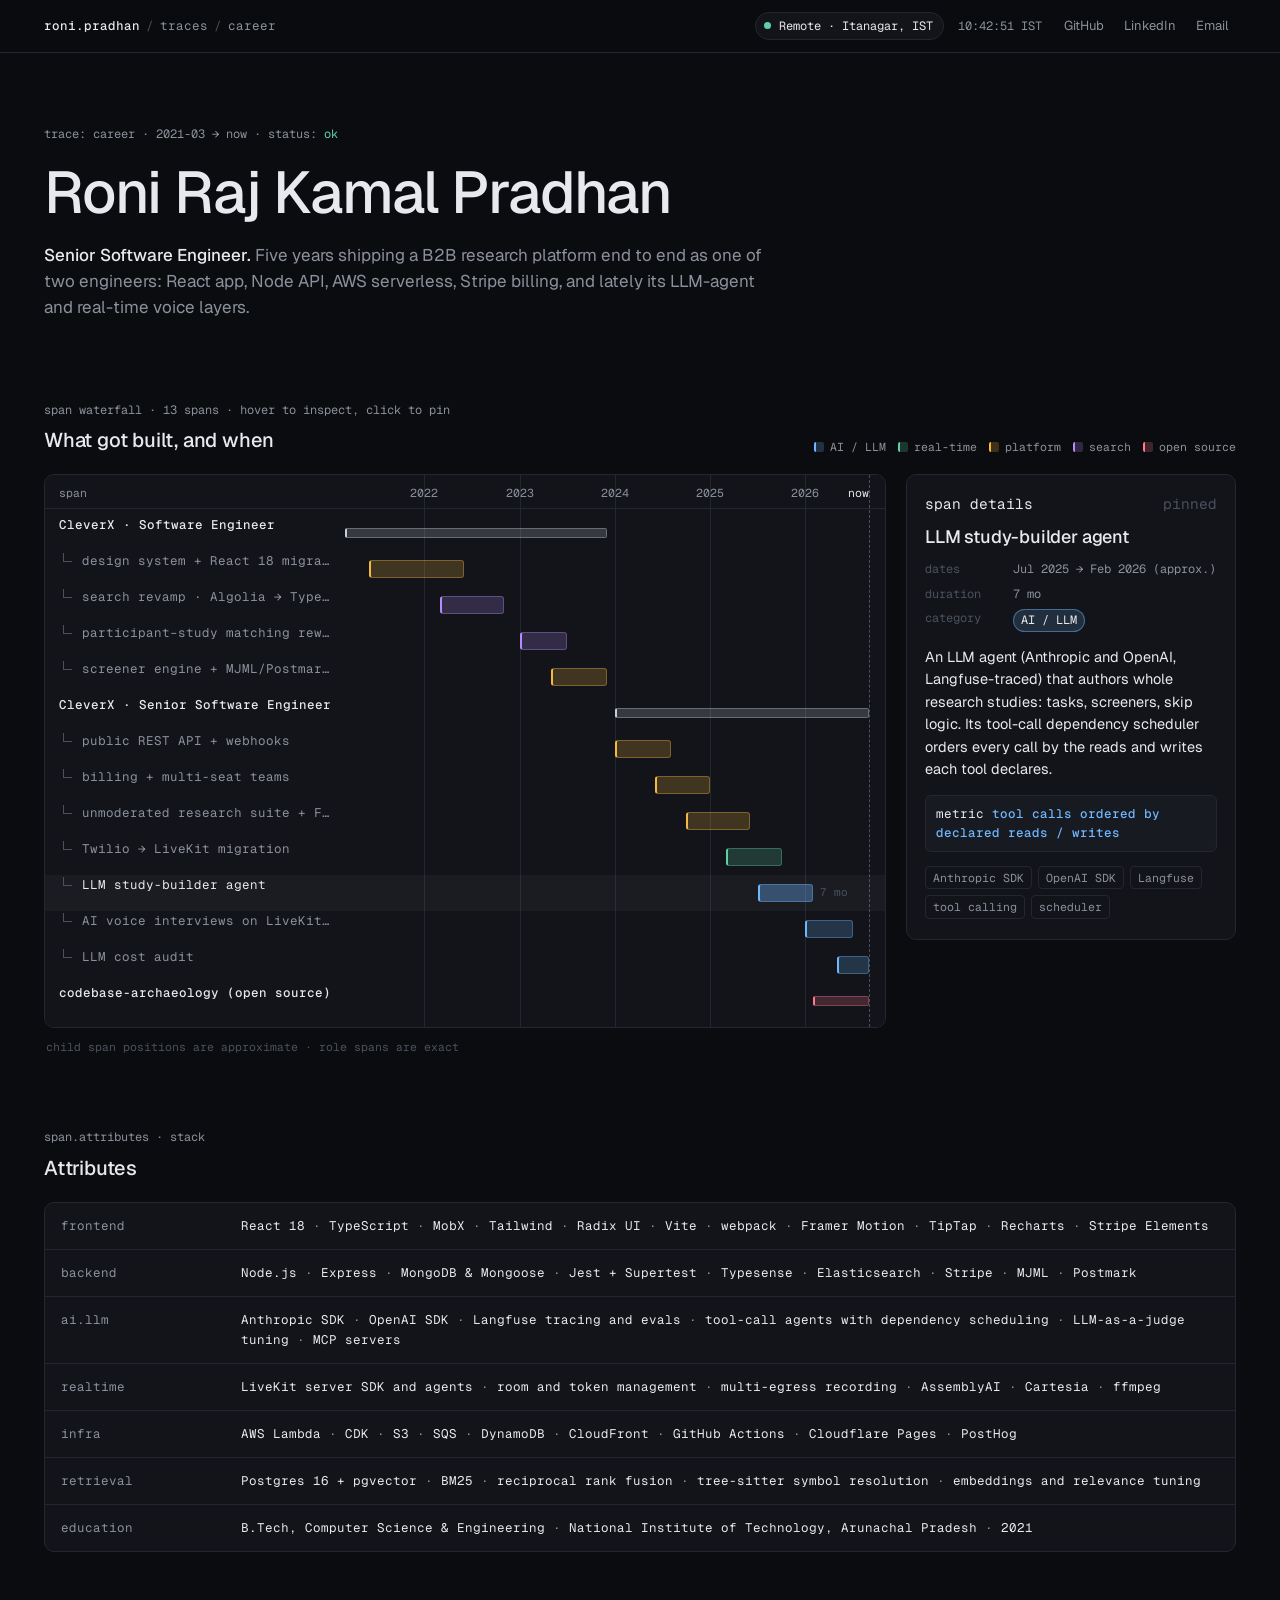
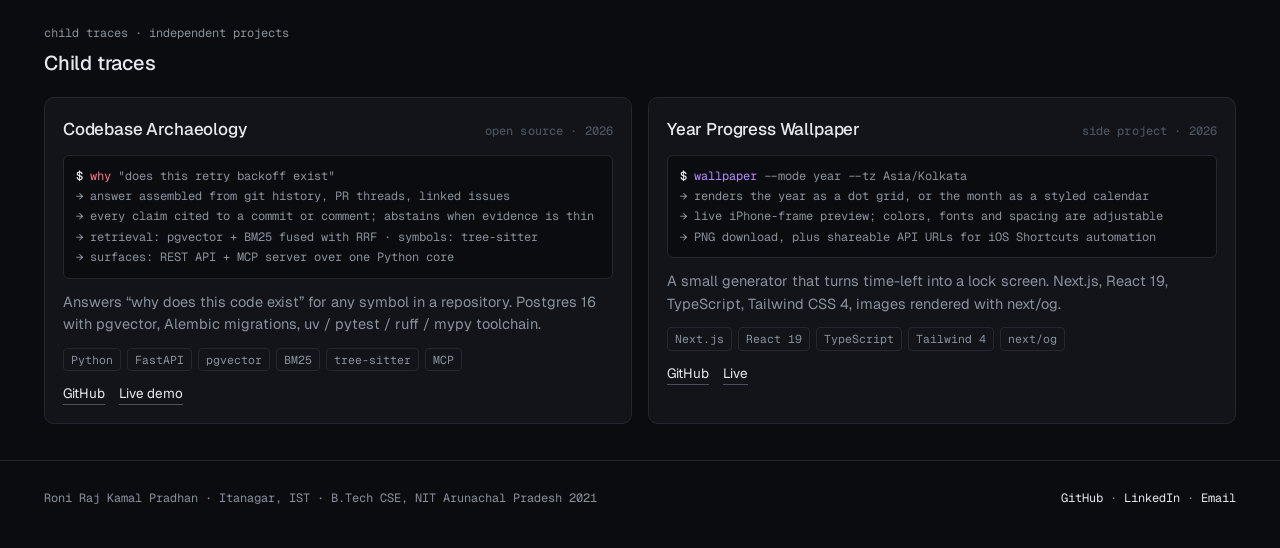
<file: explorations/b-trace.html>
<!doctype html>
<html lang="en">
<head>
<meta charset="utf-8">
<meta name="viewport" content="width=device-width, initial-scale=1, viewport-fit=cover">
<meta name="color-scheme" content="dark">
<title>Roni Pradhan — trace: career</title>
<meta name="description" content="Senior Software Engineer. Five years shipping a B2B research platform end to end as one of two engineers: React, Node, AWS serverless, Stripe, then LLM agents and real-time voice.">
<link rel="preconnect" href="https://fonts.googleapis.com">
<link rel="preconnect" href="https://fonts.gstatic.com" crossorigin>
<link href="https://fonts.googleapis.com/css2?family=Geist:wght@400;500;600&family=Geist+Mono:wght@400;500&display=swap" rel="stylesheet">
<style>
  :root{
    --bg:#0B0C0F; --panel:#12141A; --panel2:#171A21; --border:#23272F;
    --text:#E7E9EE; --muted:#8B919C; --faint:#4B515C;
    --ai:#6FB7FF; --rt:#5ED0A5; --pf:#F5B841; --se:#B48CFF; --oss:#FF7A90; --role:#C9CED8;
    --sans:'Geist',system-ui,-apple-system,'Segoe UI',Helvetica,Arial,sans-serif;
    --mono:'Geist Mono',ui-monospace,SFMono-Regular,Menlo,Consolas,monospace;
    --names:300px; --rowh:36px;
  }
  *{box-sizing:border-box}
  html{scroll-behavior:smooth}
  body{margin:0;background:var(--bg);color:var(--text);font-family:var(--sans);font-size:15.5px;line-height:1.55;-webkit-font-smoothing:antialiased}
  a{color:inherit}
  a:focus-visible,button:focus-visible{outline:2px solid var(--text);outline-offset:2px}
  ::selection{background:rgba(111,183,255,.35)}
  .mono{font-family:var(--mono);font-size:12px;letter-spacing:.01em}
  .wrap{max-width:1240px;margin:0 auto;padding-left:24px;padding-right:24px}

  /* top bar */
  .topbar{position:sticky;top:0;z-index:40;background:rgba(11,12,15,.86);backdrop-filter:blur(10px);-webkit-backdrop-filter:blur(10px);border-bottom:1px solid var(--border)}
  .topbar .wrap{display:flex;align-items:center;justify-content:space-between;gap:16px;min-height:52px;flex-wrap:wrap;padding-top:8px;padding-bottom:8px}
  .crumb{font-family:var(--mono);font-size:12.5px;color:var(--muted);white-space:nowrap}
  .crumb b{color:var(--text);font-weight:500}
  .crumb span{margin:0 6px;color:var(--faint)}
  .tb-right{display:flex;align-items:center;gap:14px;flex-wrap:wrap}
  .pill{display:inline-flex;align-items:center;gap:8px;font-family:var(--mono);font-size:12px;border:1px solid var(--border);background:var(--panel);border-radius:999px;padding:4px 10px 4px 8px;color:var(--text);white-space:nowrap}
  .dot{width:7px;height:7px;border-radius:50%;background:var(--rt);box-shadow:0 0 0 0 rgba(94,208,165,.5);animation:pulse 2.2s ease-out infinite}
  @keyframes pulse{0%{box-shadow:0 0 0 0 rgba(94,208,165,.45)}70%{box-shadow:0 0 0 7px rgba(94,208,165,0)}100%{box-shadow:0 0 0 0 rgba(94,208,165,0)}}
  .clock{font-family:var(--mono);font-size:12px;color:var(--muted);font-variant-numeric:tabular-nums;white-space:nowrap}
  .tb-links{display:flex;gap:4px}
  .tb-links a{font-size:13px;text-decoration:none;color:var(--muted);padding:5px 8px;border-radius:6px}
  .tb-links a:hover{color:var(--text);background:var(--panel2)}

  /* hero */
  .hero{padding-top:72px;padding-bottom:44px}
  .eyebrow{font-family:var(--mono);font-size:12px;color:var(--muted);margin:0 0 18px}
  .eyebrow .ok{color:var(--rt)}
  h1{font-size:clamp(34px,4.6vw,64px);font-weight:500;letter-spacing:-.02em;line-height:1.02;margin:0 0 20px}
  .sub{font-size:17px;line-height:1.55;color:var(--muted);max-width:66ch;margin:0}
  .sub b{color:var(--text);font-weight:500}

  /* sections */
  section{padding-top:36px;padding-bottom:36px}
  .sec-head{display:flex;align-items:flex-end;justify-content:space-between;gap:16px;flex-wrap:wrap;margin-bottom:18px}
  .sec-head h2{font-size:20px;font-weight:500;letter-spacing:-.01em;margin:0}
  .sec-head .eyebrow{margin:0 0 6px}
  .legend{display:flex;gap:12px;flex-wrap:wrap;font-family:var(--mono);font-size:11.5px;color:var(--muted)}
  .legend i{display:inline-block;width:10px;height:10px;border-radius:2px;margin-right:6px;vertical-align:-1px;border-left:2px solid}
  .c-ai{--c:var(--ai)} .c-rt{--c:var(--rt)} .c-pf{--c:var(--pf)} .c-se{--c:var(--se)} .c-oss{--c:var(--oss)} .c-role{--c:var(--role)}
  .legend i{background:color-mix(in srgb,var(--c) 22%,transparent);border-color:var(--c)}

  /* trace layout */
  .trace-layout{display:grid;grid-template-columns:minmax(0,1fr) 330px;gap:20px;align-items:start}
  .trace-layout>div{min-width:0}
  .waterfall{border:1px solid var(--border);background:var(--panel);border-radius:10px;overflow-x:auto;overflow-y:hidden}
  .wf-inner{position:relative;min-width:780px}
  .gridlines{position:absolute;top:0;bottom:0;left:var(--names);right:16px;pointer-events:none}
  .gridlines i{position:absolute;top:0;bottom:0;width:1px;background:var(--border)}
  .gridlines i.now{background:var(--faint);width:1px;border-left:1px dashed var(--faint);background:transparent}
  .axis{position:relative;height:34px;border-bottom:1px solid var(--border);display:grid;grid-template-columns:var(--names) 1fr;padding-right:16px}
  .axis .lbl{padding:9px 14px;font-family:var(--mono);font-size:11.5px;color:var(--muted)}
  .axis .ticks{position:relative}
  .axis .ticks span{position:absolute;top:9px;transform:translateX(-50%);font-family:var(--mono);font-size:11.5px;color:var(--muted)}
  .axis .ticks span.now{transform:translateX(-100%);color:var(--text)}
  .rows{position:relative;padding:6px 0 8px}
  .row{display:block;width:100%;border:0;background:transparent;color:inherit;font:inherit;text-align:left;padding:0;cursor:pointer;height:var(--rowh);display:grid;grid-template-columns:var(--names) 1fr;padding-right:16px;position:relative}
  .row:hover,.row.active{background:rgba(255,255,255,.035)}
  .row:focus-visible{outline:2px solid var(--text);outline-offset:-2px}
  .row .name{display:flex;align-items:center;gap:8px;padding:0 14px;font-family:var(--mono);font-size:12.5px;color:var(--muted);white-space:nowrap;overflow:hidden;text-overflow:ellipsis}
  .row .name .txt{overflow:hidden;text-overflow:ellipsis}
  .row.d0 .name{color:var(--text);font-weight:500}
  .row.d1 .name{padding-left:32px}
  .row.d1 .name::before{content:"";width:8px;height:8px;border-left:1px solid var(--faint);border-bottom:1px solid var(--faint);margin-left:-14px;margin-right:2px;transform:translateY(-3px);flex:none}
  .row.active .name{color:var(--text)}
  .track{position:relative}
  .bar{position:absolute;top:9px;height:18px;border-radius:3px;background:color-mix(in srgb,var(--c) 20%,transparent);border:1px solid color-mix(in srgb,var(--c) 35%,transparent);border-left:2px solid var(--c);transform-origin:left center;transform:scaleX(0);transition:transform .7s cubic-bezier(.2,.7,.2,1),background .15s}
  .bar.in{transform:scaleX(1)}
  .row:hover .bar,.row.active .bar{background:color-mix(in srgb,var(--c) 34%,transparent)}
  .row.d0 .bar{height:10px;top:13px;border-radius:2px}
  .bar .dur{position:absolute;left:calc(100% + 8px);top:50%;transform:translateY(-50%);font-family:var(--mono);font-size:11px;color:var(--faint);white-space:nowrap;opacity:0;transition:opacity .15s}
  .row:hover .dur,.row.active .dur{opacity:1}
  .row.d0 .dur{top:-1px;transform:none}
  .wf-foot{font-family:var(--mono);font-size:11.5px;color:var(--faint);margin:10px 2px 0}
  .wf-hint{display:none}
  .wf-wrap{position:relative}

  /* details */
  .details{position:sticky;top:72px;border:1px solid var(--border);background:var(--panel);border-radius:10px;padding:18px 18px 20px;min-height:320px}
  .details .eyebrow{margin-bottom:10px;display:flex;justify-content:space-between;gap:10px}
  .details .pin{color:var(--faint)}
  .details h3{font-size:18px;font-weight:500;letter-spacing:-.01em;margin:0 0 12px;line-height:1.25}
  .kv{display:grid;grid-template-columns:76px 1fr;gap:6px 12px;font-family:var(--mono);font-size:12px;margin:0 0 14px}
  .kv dt{color:var(--faint);margin:0}
  .kv dd{margin:0;color:var(--muted)}
  .kv dd .chip{display:inline-block;padding:1px 7px;border-radius:999px;border:1px solid color-mix(in srgb,var(--c) 45%,transparent);background:color-mix(in srgb,var(--c) 16%,transparent);color:var(--text)}
  .details p{margin:0 0 14px;font-size:14.5px;line-height:1.55;color:var(--text)}
  .metric{font-family:var(--mono);font-size:12.5px;color:var(--text);border:1px solid var(--border);background:var(--panel2);border-radius:6px;padding:8px 10px;margin:0 0 14px}
  .metric b{font-weight:500;color:var(--c)}
  .tags{display:flex;flex-wrap:wrap;gap:6px;margin:0;padding:0;list-style:none}
  .tags li{font-family:var(--mono);font-size:11.5px;color:var(--muted);border:1px solid var(--border);border-radius:4px;padding:2px 7px}

  /* attributes */
  .attrs{border:1px solid var(--border);border-radius:10px;background:var(--panel);overflow:hidden}
  .attrs dl{margin:0;display:grid;grid-template-columns:180px 1fr}
  .attrs dt,.attrs dd{padding:13px 16px;border-top:1px solid var(--border);margin:0}
  .attrs dt{font-family:var(--mono);font-size:12.5px;color:var(--muted)}
  .attrs dd{font-family:var(--mono);font-size:12.5px;color:var(--text);line-height:1.6}
  .attrs dt:first-of-type,.attrs dd:first-of-type{border-top:0}
  .attrs dd .q{color:var(--muted)}

  /* child traces */
  .cards{display:grid;grid-template-columns:minmax(0,1fr) minmax(0,1fr);gap:16px}
  .card{border:1px solid var(--border);background:var(--panel);border-radius:10px;padding:18px;display:flex;flex-direction:column;gap:12px;min-width:0}
  .card h3{margin:0;font-size:17px;font-weight:500;letter-spacing:-.01em;display:flex;justify-content:space-between;align-items:baseline;gap:10px;flex-wrap:wrap}
  .card h3 .mono{color:var(--faint)}
  .log{font-family:var(--mono);font-size:12px;line-height:1.7;background:var(--bg);border:1px solid var(--border);border-radius:6px;padding:10px 12px;color:var(--muted);margin:0;white-space:pre-wrap;overflow-wrap:anywhere;min-width:0}
  .log b{color:var(--text);font-weight:500}
  .log .k{color:var(--c)}
  .card p{margin:0;font-size:14.5px;color:var(--muted)}
  .card .links{display:flex;gap:14px;font-size:13.5px}
  .card .links a{color:var(--text);text-decoration:none;border-bottom:1px solid var(--faint)}
  .card .links a:hover{border-color:var(--text)}

  footer{border-top:1px solid var(--border);padding:28px 0 40px;font-family:var(--mono);font-size:12px;color:var(--muted)}
  footer .wrap{display:flex;justify-content:space-between;gap:12px;flex-wrap:wrap}
  footer a{text-decoration:none;color:var(--text)}
  footer a:hover{text-decoration:underline}

  @media (max-width:960px){
    .trace-layout{grid-template-columns:minmax(0,1fr)}
    .details{position:static;min-height:0}
    .cards{grid-template-columns:minmax(0,1fr)}
    .attrs dl{grid-template-columns:1fr}
    .attrs dt{padding-bottom:2px}
    .attrs dd{border-top:0;padding-top:0}
  }
  @media (max-width:700px){
    :root{--names:132px}
    .wf-inner{min-width:calc(var(--names) + 576px)}
    .row .name,.axis .lbl{position:sticky;left:0;z-index:2;background:var(--panel)}
    .row:hover .name,.row.active .name{background:#171A21}
    .wf-hint{display:block;font-family:var(--mono);font-size:11.5px;color:var(--faint);margin:0 2px 8px;text-align:right}
    .wf-wrap::after{content:"";position:absolute;top:1px;bottom:1px;right:1px;width:44px;border-radius:0 10px 10px 0;background:linear-gradient(to right,rgba(18,20,26,0),var(--panel));pointer-events:none}
  }
  @media (max-width:560px){
    .clock{display:none}
    .hero{padding-top:48px;padding-bottom:32px}
    .row .name{font-size:12px}
  }
  @media (prefers-reduced-motion:reduce){
    .bar{transition:none;transform:none}
    .dot{animation:none}
    html{scroll-behavior:auto}
  }
</style>
</head>
<body>

<header class="topbar">
  <div class="wrap">
    <div class="crumb"><b>roni.pradhan</b><span>/</span>traces<span>/</span>career</div>
    <div class="tb-right">
      <span class="pill"><i class="dot" aria-hidden="true"></i>Remote · Itanagar, IST</span>
      <span class="clock" id="clock" aria-label="Current time in Itanagar, India">--:--:-- IST</span>
      <nav class="tb-links" aria-label="Links">
        <a href="https://github.com/Roninanu777" rel="me">GitHub</a>
        <a href="https://www.linkedin.com/in/roni-r-k-pradhan-279b06436/" rel="me">LinkedIn</a>
        <a href="mailto:ronirajkamalpradhan1112@gmail.com">Email</a>
      </nav>
    </div>
  </div>
</header>

<main>
  <section class="hero wrap">
    <p class="eyebrow">trace: career · 2021-03 → now · status: <span class="ok">ok</span></p>
    <h1>Roni Raj Kamal Pradhan</h1>
    <p class="sub"><b>Senior Software Engineer.</b> Five years shipping a B2B research platform end to end as one of two engineers: React app, Node API, AWS serverless, Stripe billing, and lately its LLM-agent and real-time voice layers.</p>
  </section>

  <section class="wrap" id="trace">
    <div class="sec-head">
      <div>
        <p class="eyebrow">span waterfall · 13 spans · hover to inspect, click to pin</p>
        <h2>What got built, and when</h2>
      </div>
      <div class="legend" aria-label="Span categories">
        <span class="c-ai"><i></i>AI / LLM</span>
        <span class="c-rt"><i></i>real-time</span>
        <span class="c-pf"><i></i>platform</span>
        <span class="c-se"><i></i>search</span>
        <span class="c-oss"><i></i>open source</span>
      </div>
    </div>

    <div class="trace-layout">
      <div>
        <p class="wf-hint" aria-hidden="true">scroll →</p>
        <div class="wf-wrap">
        <div class="waterfall">
          <div class="wf-inner" id="wf">
            <div class="gridlines" id="grid" aria-hidden="true"></div>
            <div class="axis" aria-hidden="true">
              <div class="lbl">span</div>
              <div class="ticks" id="ticks"></div>
            </div>
            <div class="rows" id="rows" role="list"></div>
          </div>
        </div>
        </div>
        <p class="wf-foot">child span positions are approximate · role spans are exact</p>
      </div>

      <aside class="details" id="details" aria-live="polite">
        <p class="eyebrow"><span>span details</span><span class="pin" id="pinstate">pinned</span></p>
        <h3 id="d-name"></h3>
        <dl class="kv">
          <dt>dates</dt><dd id="d-dates"></dd>
          <dt>duration</dt><dd id="d-dur"></dd>
          <dt>category</dt><dd id="d-cat"></dd>
        </dl>
        <p id="d-desc"></p>
        <div class="metric" id="d-metric" hidden></div>
        <ul class="tags" id="d-tags"></ul>
      </aside>
    </div>
  </section>

  <section class="wrap" id="attributes">
    <div class="sec-head">
      <div>
        <p class="eyebrow">span.attributes · stack</p>
        <h2>Attributes</h2>
      </div>
    </div>
    <div class="attrs">
      <dl>
        <dt>frontend</dt><dd>React 18 <span class="q">·</span> TypeScript <span class="q">·</span> MobX <span class="q">·</span> Tailwind <span class="q">·</span> Radix UI <span class="q">·</span> Vite <span class="q">·</span> webpack <span class="q">·</span> Framer Motion <span class="q">·</span> TipTap <span class="q">·</span> Recharts <span class="q">·</span> Stripe Elements</dd>
        <dt>backend</dt><dd>Node.js <span class="q">·</span> Express <span class="q">·</span> MongoDB &amp; Mongoose <span class="q">·</span> Jest + Supertest <span class="q">·</span> Typesense <span class="q">·</span> Elasticsearch <span class="q">·</span> Stripe <span class="q">·</span> MJML <span class="q">·</span> Postmark</dd>
        <dt>ai.llm</dt><dd>Anthropic SDK <span class="q">·</span> OpenAI SDK <span class="q">·</span> Langfuse tracing and evals <span class="q">·</span> tool-call agents with dependency scheduling <span class="q">·</span> LLM-as-a-judge tuning <span class="q">·</span> MCP servers</dd>
        <dt>realtime</dt><dd>LiveKit server SDK and agents <span class="q">·</span> room and token management <span class="q">·</span> multi-egress recording <span class="q">·</span> AssemblyAI <span class="q">·</span> Cartesia <span class="q">·</span> ffmpeg</dd>
        <dt>infra</dt><dd>AWS Lambda <span class="q">·</span> CDK <span class="q">·</span> S3 <span class="q">·</span> SQS <span class="q">·</span> DynamoDB <span class="q">·</span> CloudFront <span class="q">·</span> GitHub Actions <span class="q">·</span> Cloudflare Pages <span class="q">·</span> PostHog</dd>
        <dt>retrieval</dt><dd>Postgres 16 + pgvector <span class="q">·</span> BM25 <span class="q">·</span> reciprocal rank fusion <span class="q">·</span> tree-sitter symbol resolution <span class="q">·</span> embeddings and relevance tuning</dd>
        <dt>education</dt><dd>B.Tech, Computer Science &amp; Engineering <span class="q">·</span> National Institute of Technology, Arunachal Pradesh <span class="q">·</span> 2021</dd>
      </dl>
    </div>
  </section>

  <section class="wrap" id="projects">
    <div class="sec-head">
      <div>
        <p class="eyebrow">child traces · independent projects</p>
        <h2>Child traces</h2>
      </div>
    </div>
    <div class="cards">
      <article class="card c-oss">
        <h3>Codebase Archaeology <span class="mono">open source · 2026</span></h3>
        <pre class="log"><b>$</b> <span class="k">why</span> "does this retry backoff exist"
→ answer assembled from git history, PR threads, linked issues
→ every claim cited to a commit or comment; abstains when evidence is thin
→ retrieval: pgvector + BM25 fused with RRF · symbols: tree-sitter
→ surfaces: REST API + MCP server over one Python core</pre>
        <p>Answers “why does this code exist” for any symbol in a repository. Postgres 16 with pgvector, Alembic migrations, uv / pytest / ruff / mypy toolchain.</p>
        <ul class="tags"><li>Python</li><li>FastAPI</li><li>pgvector</li><li>BM25</li><li>tree-sitter</li><li>MCP</li></ul>
        <div class="links"><a href="https://github.com/Roninanu777/codebase-archaeology">GitHub</a><a href="https://codebase-archaeology.pages.dev">Live demo</a></div>
      </article>
      <article class="card c-se">
        <h3>Year Progress Wallpaper <span class="mono">side project · 2026</span></h3>
        <pre class="log"><b>$</b> <span class="k">wallpaper</span> --mode year --tz Asia/Kolkata
→ renders the year as a dot grid, or the month as a styled calendar
→ live iPhone-frame preview; colors, fonts and spacing are adjustable
→ PNG download, plus shareable API URLs for iOS Shortcuts automation</pre>
        <p>A small generator that turns time-left into a lock screen. Next.js, React 19, TypeScript, Tailwind CSS 4, images rendered with next/og.</p>
        <ul class="tags"><li>Next.js</li><li>React 19</li><li>TypeScript</li><li>Tailwind 4</li><li>next/og</li></ul>
        <div class="links"><a href="https://github.com/Roninanu777/year-progress-wallpaper">GitHub</a><a href="https://year-progress-wallpaper-tau.vercel.app">Live</a></div>
      </article>
    </div>
  </section>
</main>

<footer>
  <div class="wrap">
    <span>Roni Raj Kamal Pradhan · Itanagar, IST · B.Tech CSE, NIT Arunachal Pradesh 2021</span>
    <span><a href="https://github.com/Roninanu777">GitHub</a> · <a href="https://www.linkedin.com/in/roni-r-k-pradhan-279b06436/">LinkedIn</a> · <a href="mailto:ronirajkamalpradhan1112@gmail.com">Email</a></span>
  </div>
</footer>

<script>
(function(){
  // ---- clock (IST) ----
  const clock=document.getElementById('clock');
  function tick(){clock.textContent=new Intl.DateTimeFormat('en-GB',{timeZone:'Asia/Kolkata',hour:'2-digit',minute:'2-digit',second:'2-digit',hour12:false}).format(new Date())+' IST';}
  tick(); setInterval(tick,1000);

  // ---- time axis: Mar 2021 → Sep 2026 (66 months) ----
  const M0=2021*12+2, TOTAL=(2026*12+8)-M0; // month index of Mar 2021; Sep 2026
  const pos=(y,m)=>((y*12+(m-1))-M0)/TOTAL*100;
  const fmt=([y,m])=>new Date(y,m-1,1).toLocaleString('en-US',{month:'short',year:'numeric'});
  const months=(a,b)=>(b[0]*12+b[1])-(a[0]*12+a[1]);
  const durTxt=n=>n>=12?`${(n/12).toFixed(n%12?1:0)} yr`:`${n} mo`;

  const CATS={ai:['AI / LLM','c-ai'],rt:['real-time','c-rt'],pf:['platform','c-pf'],se:['search','c-se'],oss:['open source','c-oss'],role:['role','c-role']};

  const spans=[
    {id:'se',d:0,cat:'role',name:'CleverX · Software Engineer',s:[2021,3],e:[2023,12],exact:true,
     desc:'B2B user-research platform, remote, two-engineer team. Owned the web app front to back: design system, search, screener engine, transactional email.',
     tags:['React','Node.js','Express','MongoDB','Typesense','MJML']},
    {id:'ds',d:1,cat:'pf',name:'design system + React 18 migration',s:[2021,6],e:[2022,6],
     desc:'Built and rolled out the design system, a component library and palette adopted across the web app and admin console, and led the React 18 migration.',
     tags:['React 18','Tailwind','Radix UI','design systems'],metric:'adopted across the web app and admin console'},
    {id:'search',d:1,cat:'se',name:'search revamp · Algolia → Typesense',s:[2022,3],e:[2022,11],
     desc:'Owned the search revamp end to end: migrated Algolia to Typesense, indexed geography, and added job-function, job-level and company-size filters with relevance tuning.',
     tags:['Typesense','Algolia','geo indexing','relevance tuning']},
    {id:'match',d:1,cat:'se',name:'participant–study matching rewrite',s:[2023,1],e:[2023,7],
     desc:'Rewrote participant–study matching on top of the new search layer: search scoring, location weighting and exclusion filters.',
     tags:['Typesense','scoring','Node.js']},
    {id:'screener',d:1,cat:'pf',name:'screener engine + MJML/Postmark email',s:[2023,5],e:[2023,12],
     desc:'Built the screener engine: branching and skip logic with validation, country-match scoring, non-destructive re-screening, quota release on reviewer rejection. Took over transactional email delivery on MJML and Postmark.',
     tags:['Node.js','MongoDB','MJML','Postmark']},
    {id:'sr',d:0,cat:'role',name:'CleverX · Senior Software Engineer',s:[2024,1],e:[2026,9],exact:true,now:true,
     desc:'Owned platform surfaces end to end in a two-engineer team: the React 18 web app, the Node and Express API, the MongoDB data model, and AWS serverless services. Built the AI layer and replaced the real-time video layer.',
     tags:['React 18','Node.js','MongoDB','AWS Lambda','CDK','Stripe','LiveKit','Anthropic SDK']},
    {id:'api',d:1,cat:'pf',name:'public REST API + webhooks',s:[2024,1],e:[2024,8],
     desc:'Opened the platform to programmatic customers: v1 study and participant endpoints, a webhook platform, API-key management with superadmin access control, a developer dashboard, and published docs.',
     tags:['REST','webhooks','API keys','access control','docs']},
    {id:'billing',d:1,cat:'pf',name:'billing + multi-seat teams',s:[2024,6],e:[2025,1],
     desc:'Delivered billing and multi-seat teams: roles, ownership transfer, billing-excluded observer seats, Stripe autocharge, credits, and off-platform payment tracking.',
     tags:['Stripe','Stripe Elements','roles','credits']},
    {id:'unmod',d:1,cat:'pf',name:'unmoderated research suite + Figma OAuth GA',s:[2024,10],e:[2025,6],
     desc:'Broadened what the platform can test: video diary, website testing with interaction heatmaps, and Figma prototype testing. Took the Figma OAuth app through vendor review to general availability.',
     tags:['Figma OAuth','heatmaps','video diary'],metric:'Figma OAuth app · vendor review → GA'},
    {id:'livekit',d:1,cat:'rt',name:'Twilio → LiveKit migration',s:[2025,3],e:[2025,10],
     desc:'Replaced the live real-time video layer, migrating Twilio to LiveKit across backend and frontend: room and token management, multi-egress recording, per-question highlight clips, observer mode, reconnect handling, plus a recording archive pipeline.',
     tags:['LiveKit','WebRTC','egress','ffmpeg','S3'],metric:'4 repos · 1 coordinated release'},
    {id:'agent',d:1,cat:'ai',name:'LLM study-builder agent',s:[2025,7],e:[2026,2],
     desc:'An LLM agent (Anthropic and OpenAI, Langfuse-traced) that authors whole research studies: tasks, screeners, skip logic. Its tool-call dependency scheduler orders every call by the reads and writes each tool declares.',
     tags:['Anthropic SDK','OpenAI SDK','Langfuse','tool calling','scheduler'],metric:'tool calls ordered by declared reads / writes'},
    {id:'voice',d:1,cat:'ai',name:'AI voice interviews on LiveKit agents',s:[2026,1],e:[2026,7],
     desc:'Shipped AI voice interviews on LiveKit agents: study-config-driven persona and voice, live transcription through AssemblyAI and Cartesia, participant reconnection, and server-side session completion.',
     tags:['LiveKit agents','AssemblyAI','Cartesia','voice']},
    {id:'cost',d:1,cat:'ai',name:'LLM cost audit',s:[2026,5],e:[2026,9],now:true,
     desc:'Audited Anthropic usage platform-wide, traced a cost spike to low-cache-hit LLM-as-a-judge eval rules, and fixed it with request sampling and model selection.',
     tags:['Langfuse','prompt caching','evals','sampling'],metric:'−16% monthly LLM spend'},
    {id:'oss',d:0,cat:'oss',name:'codebase-archaeology (open source)',s:[2026,2],e:[2026,9],now:true,
     desc:'Answers “why does this code exist” from git history, PR discussions and linked issues, with every claim cited to a commit or comment. pgvector + BM25 hybrid retrieval fused with RRF, tree-sitter symbol resolution, REST API and MCP server surfaces. Built alongside full-time work.',
     tags:['Python','Postgres','pgvector','tree-sitter','MCP','FastAPI'],metric:'every claim cited to a commit or comment'}
  ];

  // gridlines + ticks
  const grid=document.getElementById('grid'), ticks=document.getElementById('ticks');
  for(let y=2022;y<=2026;y++){
    const p=pos(y,1);
    const g=document.createElement('i'); g.style.left=p+'%'; grid.appendChild(g);
    const t=document.createElement('span'); t.style.left=p+'%'; t.textContent=y; ticks.appendChild(t);
  }
  const gn=document.createElement('i'); gn.className='now'; gn.style.left='100%'; grid.appendChild(gn);
  const tn=document.createElement('span'); tn.className='now'; tn.style.left='100%'; tn.textContent='now'; ticks.appendChild(tn);

  // rows
  const rows=document.getElementById('rows');
  const reduce=window.matchMedia('(prefers-reduced-motion: reduce)').matches;
  spans.forEach((sp,i)=>{
    const b=document.createElement('button');
    b.type='button'; b.className=`row d${sp.d} ${CATS[sp.cat][1]}`; b.dataset.id=sp.id; b.setAttribute('role','listitem');
    b.setAttribute('aria-label',`${sp.name}, ${fmt(sp.s)} to ${sp.now?'now':fmt(sp.e)}`);
    const left=pos(sp.s[0],sp.s[1]), w=pos(sp.e[0],sp.e[1])-left;
    b.innerHTML=`<span class="name"><span class="txt">${sp.name}</span></span><span class="track"><span class="bar" style="left:${left}%;width:${w}%;transition-delay:${reduce?0:i*45}ms"><span class="dur">${durTxt(months(sp.s,sp.e))}</span></span></span>`;
    rows.appendChild(b);
  });
  requestAnimationFrame(()=>requestAnimationFrame(()=>rows.querySelectorAll('.bar').forEach(el=>el.classList.add('in'))));

  // details panel
  const D={name:g('d-name'),dates:g('d-dates'),dur:g('d-dur'),cat:g('d-cat'),desc:g('d-desc'),metric:g('d-metric'),tags:g('d-tags'),pin:g('pinstate'),box:g('details')};
  function g(id){return document.getElementById(id)}
  let pinned='agent', hovering=null;
  function show(id){
    const sp=spans.find(s=>s.id===id); if(!sp) return;
    D.box.className='details '+CATS[sp.cat][1];
    D.name.textContent=sp.name;
    D.dates.textContent=`${fmt(sp.s)} → ${sp.now?'now':fmt(sp.e)}${sp.exact?'':' (approx.)'}`;
    D.dur.textContent=durTxt(months(sp.s,sp.e));
    D.cat.innerHTML=`<span class="chip">${CATS[sp.cat][0]}</span>`;
    D.desc.textContent=sp.desc;
    if(sp.metric){D.metric.hidden=false;D.metric.innerHTML=`metric <b>${sp.metric}</b>`;}else{D.metric.hidden=true;}
    D.tags.innerHTML=sp.tags.map(t=>`<li>${t}</li>`).join('');
    rows.querySelectorAll('.row').forEach(r=>r.classList.toggle('active',r.dataset.id===id));
  }
  rows.addEventListener('mouseover',e=>{const r=e.target.closest('.row'); if(r&&r.dataset.id!==hovering){hovering=r.dataset.id;show(hovering);D.pin.textContent='preview';}});
  rows.addEventListener('mouseleave',()=>{hovering=null;show(pinned);D.pin.textContent='pinned';});
  rows.addEventListener('focusin',e=>{const r=e.target.closest('.row'); if(r){show(r.dataset.id);D.pin.textContent='preview';}});
  rows.addEventListener('focusout',e=>{if(!rows.contains(e.relatedTarget)){show(pinned);D.pin.textContent='pinned';}});
  rows.addEventListener('click',e=>{const r=e.target.closest('.row'); if(r){pinned=r.dataset.id;show(pinned);D.pin.textContent='pinned';}});
  show(pinned);
})();
</script>
</body>
</html>
</file>
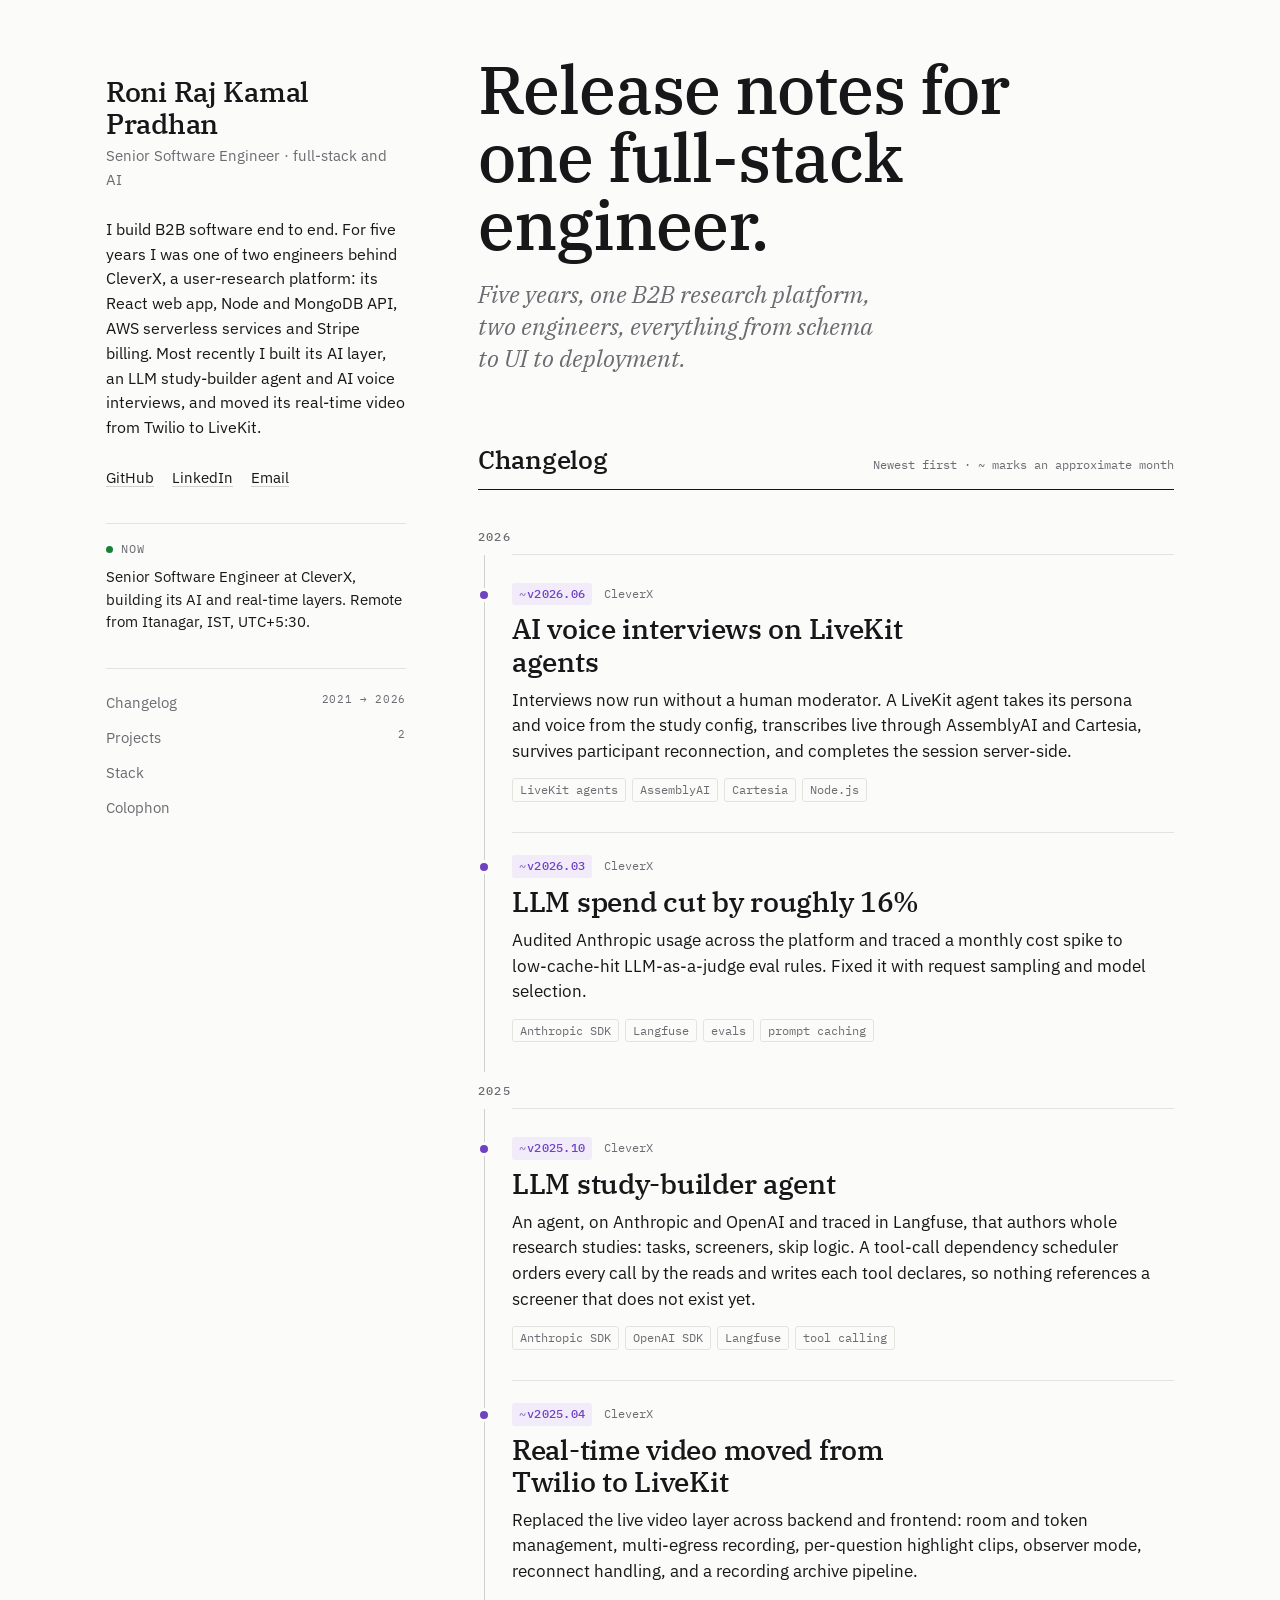
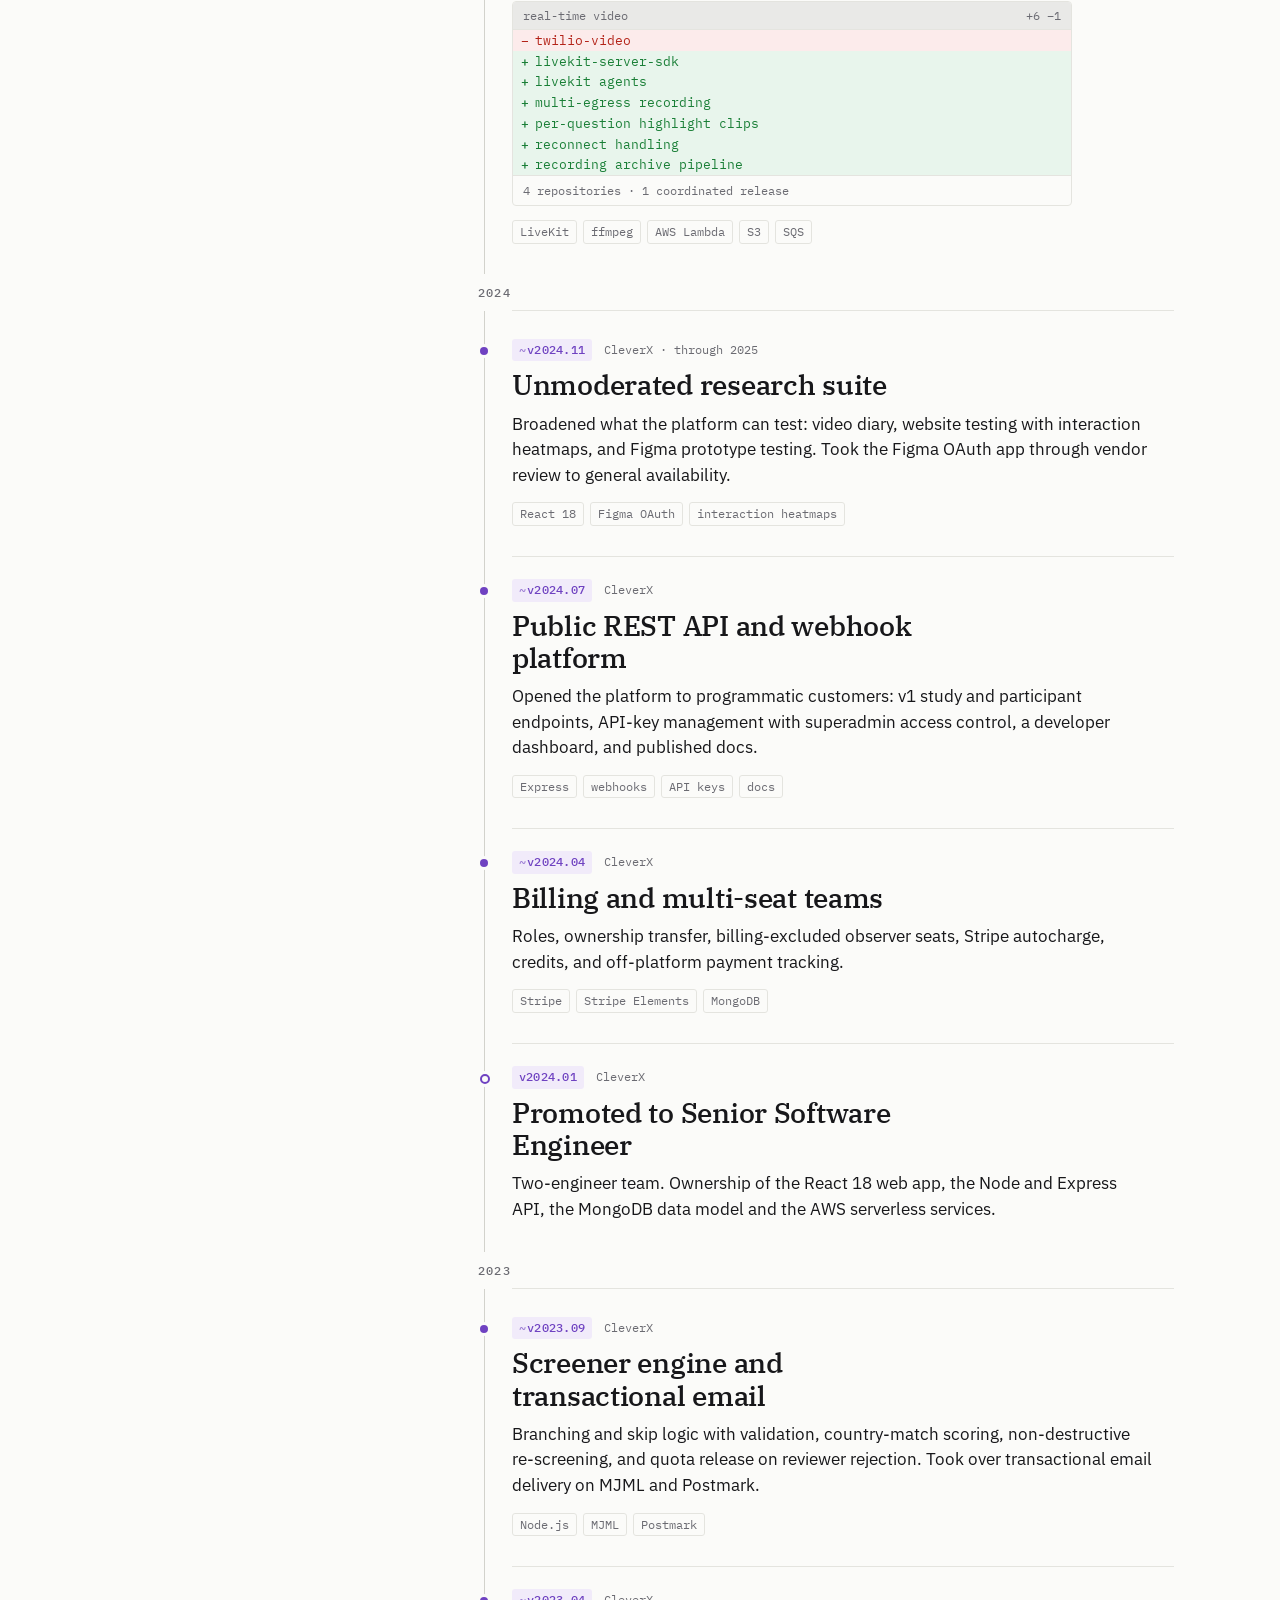
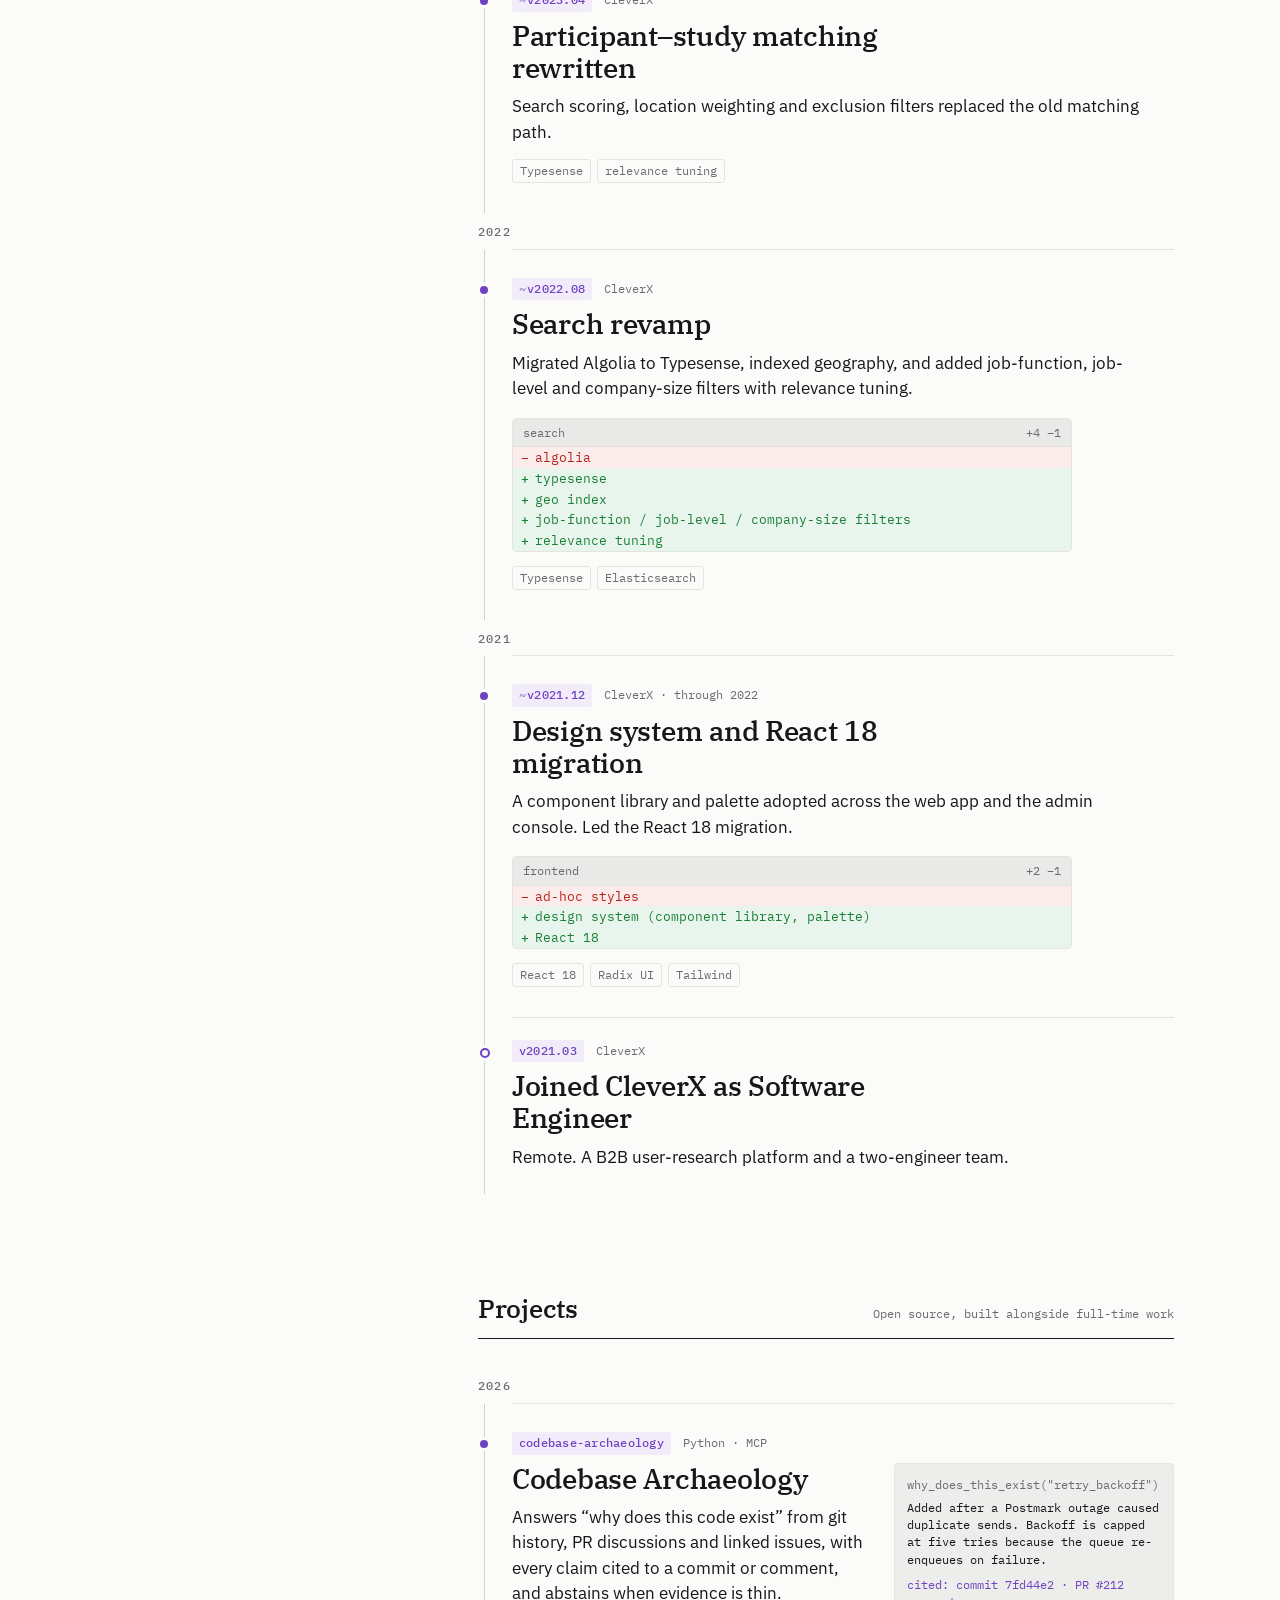
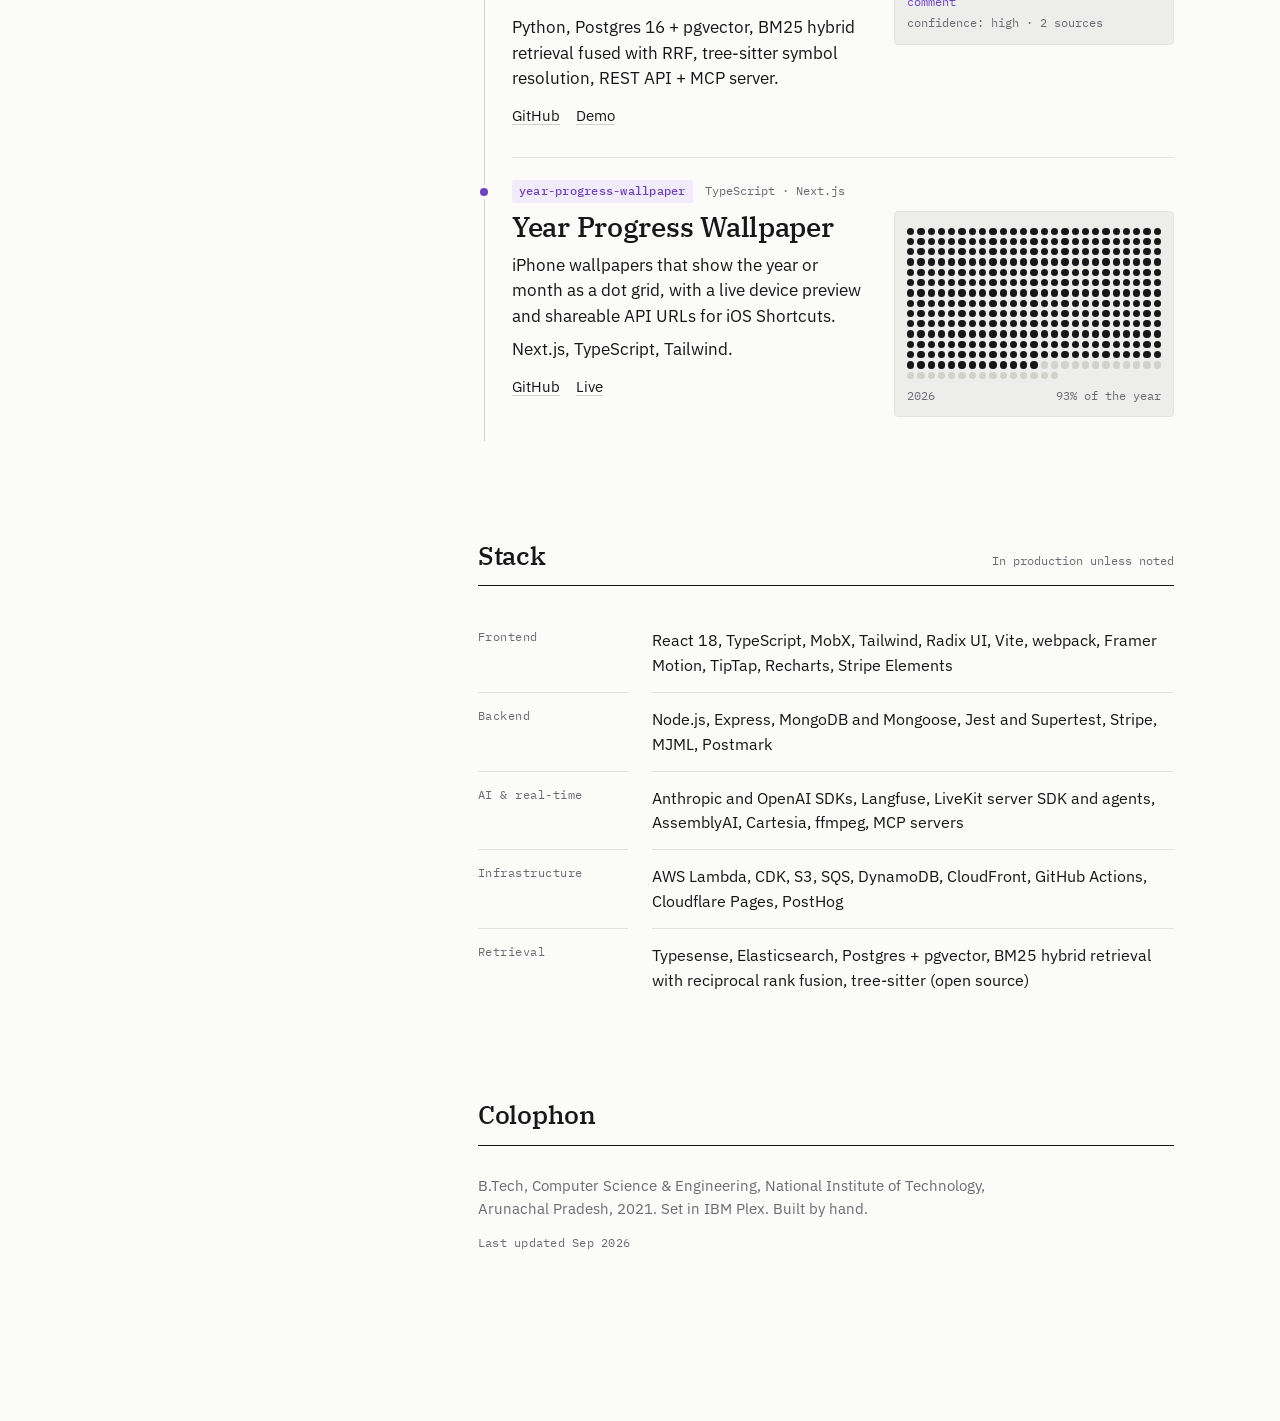
<file: explorations/c-changelog.html>
<!doctype html>
<html lang="en">
<head>
<meta charset="utf-8">
<meta name="viewport" content="width=device-width, initial-scale=1, viewport-fit=cover">
<title>Roni Pradhan — Changelog</title>
<meta name="description" content="Release notes for one full-stack engineer: five years, one B2B research platform, two engineers, everything from schema to UI to deployment.">
<link rel="preconnect" href="https://fonts.googleapis.com">
<link rel="preconnect" href="https://fonts.gstatic.com" crossorigin>
<link href="https://fonts.googleapis.com/css2?family=IBM+Plex+Sans:wght@400;500;600&family=IBM+Plex+Serif:ital,wght@0,500;1,400&family=IBM+Plex+Mono:wght@400;500&display=swap" rel="stylesheet">
<style>
  :root{
    --paper:#FBFBF9; --ink:#17171A; --muted:#6B6B72; --hair:#E4E4DF; --rail:#D2D2CC;
    --accent:#6F42C1; --accent-soft:#F1EBFA;
    --add-bg:#E8F5EC; --add:#1A7F37; --rm-bg:#FCEBEB; --rm:#B42318;
    --sans:'IBM Plex Sans',system-ui,sans-serif; --serif:'IBM Plex Serif',Georgia,serif; --mono:'IBM Plex Mono',ui-monospace,Menlo,monospace;
    --gutter:clamp(24px,5vw,56px);
    color-scheme:light;
  }
  @media (prefers-color-scheme:dark){
    :root:not([data-theme="light"]){
      --paper:#151517; --ink:#ECECEA; --muted:#9A9AA2; --hair:#2A2A2E; --rail:#35353A;
      --accent:#A98BF0; --accent-soft:#25203A;
      --add-bg:#15291C; --add:#6FD08A; --rm-bg:#33191B; --rm:#F08B85;
      color-scheme:dark;
    }
  }
  :root[data-theme="dark"]{
    --paper:#151517; --ink:#ECECEA; --muted:#9A9AA2; --hair:#2A2A2E; --rail:#35353A;
    --accent:#A98BF0; --accent-soft:#25203A;
    --add-bg:#15291C; --add:#6FD08A; --rm-bg:#33191B; --rm:#F08B85;
    color-scheme:dark;
  }

  *{box-sizing:border-box}
  html{scroll-behavior:smooth}
  body{margin:0;background:var(--paper);color:var(--ink);font-family:var(--sans);font-size:16.5px;line-height:1.55;-webkit-font-smoothing:antialiased}
  a{color:inherit;text-decoration:underline;text-decoration-thickness:1px;text-underline-offset:3px;text-decoration-color:var(--rail);transition:text-decoration-color .15s,color .15s}
  a:hover{color:var(--accent);text-decoration-color:var(--accent);text-decoration-thickness:2px}
  :focus-visible{outline:2px solid var(--accent);outline-offset:3px;border-radius:2px}
  ::selection{background:var(--accent);color:#fff}
  .mono{font-family:var(--mono);font-size:12px;letter-spacing:.02em}
  p{margin:0}

  .wrap{max-width:1180px;margin:0 auto;padding:0 var(--gutter);display:grid;grid-template-columns:300px minmax(0,1fr);gap:72px;align-items:start}

  /* ---- left, sticky ---- */
  .side{position:static;padding:56px 0 40px}
  /* stick the left column only when the viewport is tall enough to show all of it */
  @media (min-width:861px) and (min-height:820px){ .side{position:sticky;top:28px;padding-top:48px} }
  .side h2.name{font-family:var(--serif);font-weight:500;font-size:28px;line-height:1.15;letter-spacing:-.01em;margin:0 0 4px}
  .side .role{color:var(--muted);font-size:15px;margin-bottom:26px}
  .side .bio{font-size:15.5px;line-height:1.6;margin-bottom:26px}
  .side .links{display:flex;flex-wrap:wrap;gap:6px 18px;margin-bottom:34px;font-size:15px}
  .now{border-top:1px solid var(--hair);padding-top:16px;margin-bottom:34px}
  .now .lbl{display:flex;align-items:center;gap:8px;font-family:var(--mono);font-size:11.5px;letter-spacing:.08em;text-transform:uppercase;color:var(--muted);margin-bottom:8px}
  .now .lbl i{width:7px;height:7px;border-radius:50%;background:var(--add);display:inline-block}
  .now p{font-size:14.5px;line-height:1.55}
  .toc{list-style:none;margin:0;padding:0;border-top:1px solid var(--hair);padding-top:16px}
  .toc li{margin:0}
  .toc a{display:flex;justify-content:space-between;gap:12px;padding:6px 0;text-decoration:none;font-size:15px;color:var(--muted)}
  .toc a:hover{color:var(--accent)}
  .toc a .n{font-family:var(--mono);font-size:11px;letter-spacing:.06em}

  /* ---- right ---- */
  .main{padding:56px 0 80px;min-width:0}
  h1{font-family:var(--serif);font-weight:500;font-size:clamp(40px,5.2vw,68px);letter-spacing:-.015em;line-height:1.02;margin:0 0 18px;max-width:14ch}
  .sub{font-family:var(--serif);font-style:italic;font-weight:400;font-size:clamp(19px,2.1vw,24px);line-height:1.35;color:var(--muted);max-width:32ch;margin-bottom:64px}

  section{margin-bottom:88px}
  .sec-head{display:flex;justify-content:space-between;align-items:baseline;gap:16px;border-bottom:1px solid var(--ink);padding-bottom:10px;margin-bottom:28px}
  .sec-head h2{font-family:var(--serif);font-weight:500;font-size:26px;letter-spacing:-.01em;margin:0}
  .sec-head .legend{font-family:var(--mono);font-size:12px;color:var(--muted);text-align:right}

  /* the rail */
  .entries{position:relative;padding-left:34px}
  .entries::before{content:"";position:absolute;left:6px;top:6px;bottom:6px;width:1px;background:var(--rail)}
  .year{position:relative}
  .year>h3{position:sticky;top:0;z-index:2;margin:0 0 6px -34px;padding:10px 0 8px 0;font-family:var(--mono);font-weight:500;font-size:12px;letter-spacing:.1em;color:var(--muted);background:var(--paper)}
  .year>h3::after{content:"";position:absolute;left:34px;right:0;bottom:0;height:1px;background:var(--hair)}
  .entry{position:relative;padding:22px 0 30px;border-bottom:1px solid var(--hair)}
  .year .entry:last-child{border-bottom:0}
  .entry::before{content:"";position:absolute;left:-32.5px;top:30px;width:8px;height:8px;border-radius:50%;background:var(--accent);box-shadow:0 0 0 3px var(--paper)}
  .entry.milestone::before{background:var(--paper);border:2px solid var(--accent);width:6px;height:6px}
  .entry .meta{display:flex;align-items:baseline;gap:12px;flex-wrap:wrap;margin-bottom:8px}
  .ver{font-family:var(--mono);font-size:12px;font-weight:500;color:var(--accent);background:var(--accent-soft);padding:2px 7px;border-radius:3px;letter-spacing:.02em}
  .ver.approx::before{content:"~";opacity:.65;margin-right:1px}
  .span{font-family:var(--mono);font-size:12px;color:var(--muted)}
  .entry h4{font-family:var(--serif);font-weight:500;font-size:clamp(22px,2.4vw,28px);line-height:1.15;letter-spacing:-.01em;margin:0 0 10px;max-width:26ch}
  .entry p{max-width:64ch}
  .entry p+p{margin-top:8px}
  .tags{display:flex;flex-wrap:wrap;gap:6px;margin-top:14px}
  .tags span{font-family:var(--mono);font-size:11.5px;color:var(--muted);border:1px solid var(--hair);padding:2px 7px;border-radius:3px;white-space:nowrap}

  .diff{margin:16px 0 4px;border:1px solid var(--hair);border-radius:4px;overflow:hidden;font-family:var(--mono);font-size:12.5px;line-height:1.5;max-width:560px}
  .diff .hd{display:flex;justify-content:space-between;gap:12px;padding:5px 10px;border-bottom:1px solid var(--hair);color:var(--muted);font-size:11.5px;background:color-mix(in srgb,var(--paper) 92%,var(--ink))}
  .diff .body{overflow-x:auto}
  .diff .l{display:flex;white-space:nowrap;padding:1px 10px 1px 8px}
  .diff .l b{font-weight:500;display:inline-block;width:14px;flex:none}
  .diff .l.a{background:var(--add-bg);color:var(--add)}
  .diff .l.r{background:var(--rm-bg);color:var(--rm)}
  .diff .l.c{color:var(--muted)}
  .diff .cap{padding:6px 10px;border-top:1px solid var(--hair);font-size:11.5px;color:var(--muted)}

  /* projects */
  .proj{display:grid;grid-template-columns:minmax(0,1fr) 280px;gap:28px;align-items:start}
  .illus{border:1px solid var(--hair);border-radius:4px;background:color-mix(in srgb,var(--paper) 94%,var(--ink));padding:12px;font-family:var(--mono);font-size:11.5px;line-height:1.5;overflow-wrap:anywhere;min-width:0}
  .illus .q{color:var(--muted);margin-bottom:6px}
  .illus .cite{color:var(--accent);margin-top:8px}
  .illus .abst{color:var(--muted);margin-top:4px}
  .dots{display:grid;grid-template-columns:repeat(25,1fr);gap:3px;margin:4px 0 8px}
  .dots i{display:block;aspect-ratio:1;border-radius:50%;background:var(--rail)}
  .dots i.on{background:var(--ink)}
  .illus .pct{display:flex;justify-content:space-between;color:var(--muted)}
  .plinks{display:flex;gap:16px;margin-top:12px;font-size:15px}

  /* stack */
  dl{margin:0;display:grid;grid-template-columns:150px minmax(0,1fr);gap:0 24px}
  dt{font-family:var(--mono);font-size:12px;letter-spacing:.04em;color:var(--muted);padding:14px 0;border-top:1px solid var(--hair)}
  dd{margin:0;padding:14px 0;border-top:1px solid var(--hair);font-size:16px;line-height:1.55}
  dt:first-of-type,dd:first-of-type{border-top:0}

  .colophon p{max-width:60ch;color:var(--muted);font-size:15px}
  .colophon .mono{display:block;margin-top:14px;color:var(--muted)}

  /* reveal */
  .js .reveal{opacity:0;transform:translateY(10px);transition:opacity .5s ease,transform .5s ease}
  .js .reveal.in{opacity:1;transform:none}
  @media (prefers-reduced-motion:reduce){
    .js .reveal{opacity:1;transform:none;transition:none}
    html{scroll-behavior:auto}
  }

  @media (max-width:860px){
    .wrap{grid-template-columns:1fr;gap:0}
    .side{position:static;padding:40px 0 8px;border-bottom:1px solid var(--hair);margin-bottom:8px}
    .side .bio{max-width:60ch}
    .toc{display:none}
    .main{padding-top:36px}
    .sub{margin-bottom:48px}
    .proj{grid-template-columns:1fr}
    .illus{max-width:360px}
    dl{grid-template-columns:1fr;gap:0}
    dt{padding-bottom:2px}
    dd{border-top:0;padding-top:4px;padding-bottom:16px}
    dd:first-of-type{border-top:0}
    .entries{padding-left:26px}
    .entry::before{left:-24.5px}
    .year>h3{margin-left:-26px}
    .year>h3::after{left:26px}
  }
</style>
</head>
<body>
<script>document.documentElement.classList.add('js');</script>

<div class="wrap">
  <aside class="side">
    <h2 class="name">Roni Raj Kamal Pradhan</h2>
    <div class="role">Senior Software Engineer · full-stack and AI</div>
    <p class="bio">I build B2B software end to end. For five years I was one of two engineers behind CleverX, a user-research platform: its React web app, Node and MongoDB API, AWS serverless services and Stripe billing. Most recently I built its AI layer, an LLM study-builder agent and AI voice interviews, and moved its real-time video from Twilio to LiveKit.</p>
    <div class="links">
      <a href="https://github.com/Roninanu777" rel="me">GitHub</a>
      <a href="https://www.linkedin.com/in/roni-r-k-pradhan-279b06436/" rel="me">LinkedIn</a>
      <a href="mailto:ronirajkamalpradhan1112@gmail.com">Email</a>
    </div>
    <div class="now">
      <div class="lbl"><i aria-hidden="true"></i>Now</div>
      <p>Senior Software Engineer at CleverX, building its AI and real-time layers. Remote from Itanagar, IST, UTC+5:30.</p>
    </div>
    <nav aria-label="Sections">
      <ul class="toc">
        <li><a href="#changelog">Changelog <span class="n">2021 → 2026</span></a></li>
        <li><a href="#projects">Projects <span class="n">2</span></a></li>
        <li><a href="#stack">Stack</a></li>
        <li><a href="#colophon">Colophon</a></li>
      </ul>
    </nav>
  </aside>

  <main class="main">
    <h1>Release notes for one full-stack engineer.</h1>
    <p class="sub">Five years, one B2B research platform, two engineers, everything from schema to UI to deployment.</p>

    <!-- ================= CHANGELOG ================= -->
    <section id="changelog">
      <div class="sec-head"><h2>Changelog</h2><span class="legend">Newest first · ~ marks an approximate month</span></div>

      <div class="entries">

        <div class="year">
          <h3>2026</h3>

          <article class="entry reveal">
            <div class="meta"><span class="ver approx">v2026.06</span><span class="span">CleverX</span></div>
            <h4>AI voice interviews on LiveKit agents</h4>
            <p>Interviews now run without a human moderator. A LiveKit agent takes its persona and voice from the study config, transcribes live through AssemblyAI and Cartesia, survives participant reconnection, and completes the session server-side.</p>
            <div class="tags"><span>LiveKit agents</span><span>AssemblyAI</span><span>Cartesia</span><span>Node.js</span></div>
          </article>

          <article class="entry reveal">
            <div class="meta"><span class="ver approx">v2026.03</span><span class="span">CleverX</span></div>
            <h4>LLM spend cut by roughly 16%</h4>
            <p>Audited Anthropic usage across the platform and traced a monthly cost spike to low-cache-hit LLM-as-a-judge eval rules. Fixed it with request sampling and model selection.</p>
            <div class="tags"><span>Anthropic SDK</span><span>Langfuse</span><span>evals</span><span>prompt caching</span></div>
          </article>
        </div>

        <div class="year">
          <h3>2025</h3>

          <article class="entry reveal">
            <div class="meta"><span class="ver approx">v2025.10</span><span class="span">CleverX</span></div>
            <h4>LLM study-builder agent</h4>
            <p>An agent, on Anthropic and OpenAI and traced in Langfuse, that authors whole research studies: tasks, screeners, skip logic. A tool-call dependency scheduler orders every call by the reads and writes each tool declares, so nothing references a screener that does not exist yet.</p>
            <div class="tags"><span>Anthropic SDK</span><span>OpenAI SDK</span><span>Langfuse</span><span>tool calling</span></div>
          </article>

          <article class="entry reveal">
            <div class="meta"><span class="ver approx">v2025.04</span><span class="span">CleverX</span></div>
            <h4>Real-time video moved from Twilio to LiveKit</h4>
            <p>Replaced the live video layer across backend and frontend: room and token management, multi-egress recording, per-question highlight clips, observer mode, reconnect handling, and a recording archive pipeline.</p>
            <div class="diff" role="figure" aria-label="Migration diff: Twilio to LiveKit">
              <div class="hd"><span>real-time video</span><span>+6 −1</span></div>
              <div class="body">
                <div class="l r"><b>−</b>twilio-video</div>
                <div class="l a"><b>+</b>livekit-server-sdk</div>
                <div class="l a"><b>+</b>livekit agents</div>
                <div class="l a"><b>+</b>multi-egress recording</div>
                <div class="l a"><b>+</b>per-question highlight clips</div>
                <div class="l a"><b>+</b>reconnect handling</div>
                <div class="l a"><b>+</b>recording archive pipeline</div>
              </div>
              <div class="cap">4 repositories · 1 coordinated release</div>
            </div>
            <div class="tags"><span>LiveKit</span><span>ffmpeg</span><span>AWS Lambda</span><span>S3</span><span>SQS</span></div>
          </article>
        </div>

        <div class="year">
          <h3>2024</h3>

          <article class="entry reveal">
            <div class="meta"><span class="ver approx">v2024.11</span><span class="span">CleverX · through 2025</span></div>
            <h4>Unmoderated research suite</h4>
            <p>Broadened what the platform can test: video diary, website testing with interaction heatmaps, and Figma prototype testing. Took the Figma OAuth app through vendor review to general availability.</p>
            <div class="tags"><span>React 18</span><span>Figma OAuth</span><span>interaction heatmaps</span></div>
          </article>

          <article class="entry reveal">
            <div class="meta"><span class="ver approx">v2024.07</span><span class="span">CleverX</span></div>
            <h4>Public REST API and webhook platform</h4>
            <p>Opened the platform to programmatic customers: v1 study and participant endpoints, API-key management with superadmin access control, a developer dashboard, and published docs.</p>
            <div class="tags"><span>Express</span><span>webhooks</span><span>API keys</span><span>docs</span></div>
          </article>

          <article class="entry reveal">
            <div class="meta"><span class="ver approx">v2024.04</span><span class="span">CleverX</span></div>
            <h4>Billing and multi-seat teams</h4>
            <p>Roles, ownership transfer, billing-excluded observer seats, Stripe autocharge, credits, and off-platform payment tracking.</p>
            <div class="tags"><span>Stripe</span><span>Stripe Elements</span><span>MongoDB</span></div>
          </article>

          <article class="entry milestone reveal">
            <div class="meta"><span class="ver">v2024.01</span><span class="span">CleverX</span></div>
            <h4>Promoted to Senior Software Engineer</h4>
            <p>Two-engineer team. Ownership of the React 18 web app, the Node and Express API, the MongoDB data model and the AWS serverless services.</p>
          </article>
        </div>

        <div class="year">
          <h3>2023</h3>

          <article class="entry reveal">
            <div class="meta"><span class="ver approx">v2023.09</span><span class="span">CleverX</span></div>
            <h4>Screener engine and transactional email</h4>
            <p>Branching and skip logic with validation, country-match scoring, non-destructive re-screening, and quota release on reviewer rejection. Took over transactional email delivery on MJML and Postmark.</p>
            <div class="tags"><span>Node.js</span><span>MJML</span><span>Postmark</span></div>
          </article>

          <article class="entry reveal">
            <div class="meta"><span class="ver approx">v2023.04</span><span class="span">CleverX</span></div>
            <h4>Participant–study matching rewritten</h4>
            <p>Search scoring, location weighting and exclusion filters replaced the old matching path.</p>
            <div class="tags"><span>Typesense</span><span>relevance tuning</span></div>
          </article>
        </div>

        <div class="year">
          <h3>2022</h3>

          <article class="entry reveal">
            <div class="meta"><span class="ver approx">v2022.08</span><span class="span">CleverX</span></div>
            <h4>Search revamp</h4>
            <p>Migrated Algolia to Typesense, indexed geography, and added job-function, job-level and company-size filters with relevance tuning.</p>
            <div class="diff" role="figure" aria-label="Migration diff: Algolia to Typesense">
              <div class="hd"><span>search</span><span>+4 −1</span></div>
              <div class="body">
                <div class="l r"><b>−</b>algolia</div>
                <div class="l a"><b>+</b>typesense</div>
                <div class="l a"><b>+</b>geo index</div>
                <div class="l a"><b>+</b>job-function / job-level / company-size filters</div>
                <div class="l a"><b>+</b>relevance tuning</div>
              </div>
            </div>
            <div class="tags"><span>Typesense</span><span>Elasticsearch</span></div>
          </article>
        </div>

        <div class="year">
          <h3>2021</h3>

          <article class="entry reveal">
            <div class="meta"><span class="ver approx">v2021.12</span><span class="span">CleverX · through 2022</span></div>
            <h4>Design system and React 18 migration</h4>
            <p>A component library and palette adopted across the web app and the admin console. Led the React 18 migration.</p>
            <div class="diff" role="figure" aria-label="Migration diff: ad-hoc styles to design system">
              <div class="hd"><span>frontend</span><span>+2 −1</span></div>
              <div class="body">
                <div class="l r"><b>−</b>ad-hoc styles</div>
                <div class="l a"><b>+</b>design system (component library, palette)</div>
                <div class="l a"><b>+</b>React 18</div>
              </div>
            </div>
            <div class="tags"><span>React 18</span><span>Radix UI</span><span>Tailwind</span></div>
          </article>

          <article class="entry milestone reveal">
            <div class="meta"><span class="ver">v2021.03</span><span class="span">CleverX</span></div>
            <h4>Joined CleverX as Software Engineer</h4>
            <p>Remote. A B2B user-research platform and a two-engineer team.</p>
          </article>
        </div>

      </div>
    </section>

    <!-- ================= PROJECTS ================= -->
    <section id="projects">
      <div class="sec-head"><h2>Projects</h2><span class="legend">Open source, built alongside full-time work</span></div>
      <div class="entries">
        <div class="year">
          <h3>2026</h3>

          <article class="entry reveal">
            <div class="meta"><span class="ver">codebase-archaeology</span><span class="span">Python · MCP</span></div>
            <div class="proj">
              <div>
                <h4>Codebase Archaeology</h4>
                <p>Answers “why does this code exist” from git history, PR discussions and linked issues, with every claim cited to a commit or comment, and abstains when evidence is thin.</p>
                <p>Python, Postgres 16 + pgvector, BM25 hybrid retrieval fused with RRF, tree-sitter symbol resolution, REST API + MCP server.</p>
                <div class="plinks"><a href="https://github.com/Roninanu777/codebase-archaeology">GitHub</a><a href="https://codebase-archaeology.pages.dev">Demo</a></div>
              </div>
              <div class="illus" aria-hidden="true">
                <div class="q">why_does_this_exist("retry_backoff")</div>
                <div>Added after a Postmark outage caused duplicate sends. Backoff is capped at five tries because the queue re-enqueues on failure.</div>
                <div class="cite">cited: commit 7fd44e2 · PR #212 comment</div>
                <div class="abst">confidence: high · 2 sources</div>
              </div>
            </div>
          </article>

          <article class="entry reveal">
            <div class="meta"><span class="ver">year-progress-wallpaper</span><span class="span">TypeScript · Next.js</span></div>
            <div class="proj">
              <div>
                <h4>Year Progress Wallpaper</h4>
                <p>iPhone wallpapers that show the year or month as a dot grid, with a live device preview and shareable API URLs for iOS Shortcuts.</p>
                <p>Next.js, TypeScript, Tailwind.</p>
                <div class="plinks"><a href="https://github.com/Roninanu777/year-progress-wallpaper">GitHub</a><a href="https://year-progress-wallpaper-tau.vercel.app">Live</a></div>
              </div>
              <div class="illus" aria-hidden="true">
                <div class="dots" id="dots"></div>
                <div class="pct"><span id="yr">2026</span><span id="pct">--%</span></div>
              </div>
            </div>
          </article>
        </div>
      </div>
    </section>

    <!-- ================= STACK ================= -->
    <section id="stack">
      <div class="sec-head"><h2>Stack</h2><span class="legend">In production unless noted</span></div>
      <dl>
        <dt>Frontend</dt><dd>React 18, TypeScript, MobX, Tailwind, Radix UI, Vite, webpack, Framer Motion, TipTap, Recharts, Stripe Elements</dd>
        <dt>Backend</dt><dd>Node.js, Express, MongoDB and Mongoose, Jest and Supertest, Stripe, MJML, Postmark</dd>
        <dt>AI &amp; real-time</dt><dd>Anthropic and OpenAI SDKs, Langfuse, LiveKit server SDK and agents, AssemblyAI, Cartesia, ffmpeg, MCP servers</dd>
        <dt>Infrastructure</dt><dd>AWS Lambda, CDK, S3, SQS, DynamoDB, CloudFront, GitHub Actions, Cloudflare Pages, PostHog</dd>
        <dt>Retrieval</dt><dd>Typesense, Elasticsearch, Postgres + pgvector, BM25 hybrid retrieval with reciprocal rank fusion, tree-sitter (open source)</dd>
      </dl>
    </section>

    <!-- ================= COLOPHON ================= -->
    <section id="colophon" class="colophon">
      <div class="sec-head"><h2>Colophon</h2></div>
      <p>B.Tech, Computer Science &amp; Engineering, National Institute of Technology, Arunachal Pradesh, 2021. Set in IBM Plex. Built by hand.</p>
      <span class="mono">Last updated Sep 2026</span>
    </section>
  </main>
</div>

<script>
  // reveal on scroll
  (function(){
    const els=document.querySelectorAll('.reveal');
    if(!('IntersectionObserver' in window)){els.forEach(e=>e.classList.add('in'));return;}
    const io=new IntersectionObserver((entries)=>{
      entries.forEach(en=>{ if(en.isIntersecting){en.target.classList.add('in');io.unobserve(en.target);} });
    },{rootMargin:'0px 0px -8% 0px',threshold:0.05});
    els.forEach(e=>io.observe(e));
  })();
  // year progress dots
  (function(){
    const box=document.getElementById('dots'); if(!box) return;
    const now=new Date(), y=now.getFullYear();
    const start=new Date(y,0,1), end=new Date(y+1,0,1);
    const total=Math.round((end-start)/864e5), done=Math.floor((now-start)/864e5);
    const frag=document.createDocumentFragment();
    for(let i=0;i<total;i++){const d=document.createElement('i'); if(i<done) d.className='on'; frag.appendChild(d);}
    box.appendChild(frag);
    document.getElementById('yr').textContent=y;
    document.getElementById('pct').textContent=Math.round(done/total*100)+'% of the year';
  })();
</script>
</body>
</html>
</file>
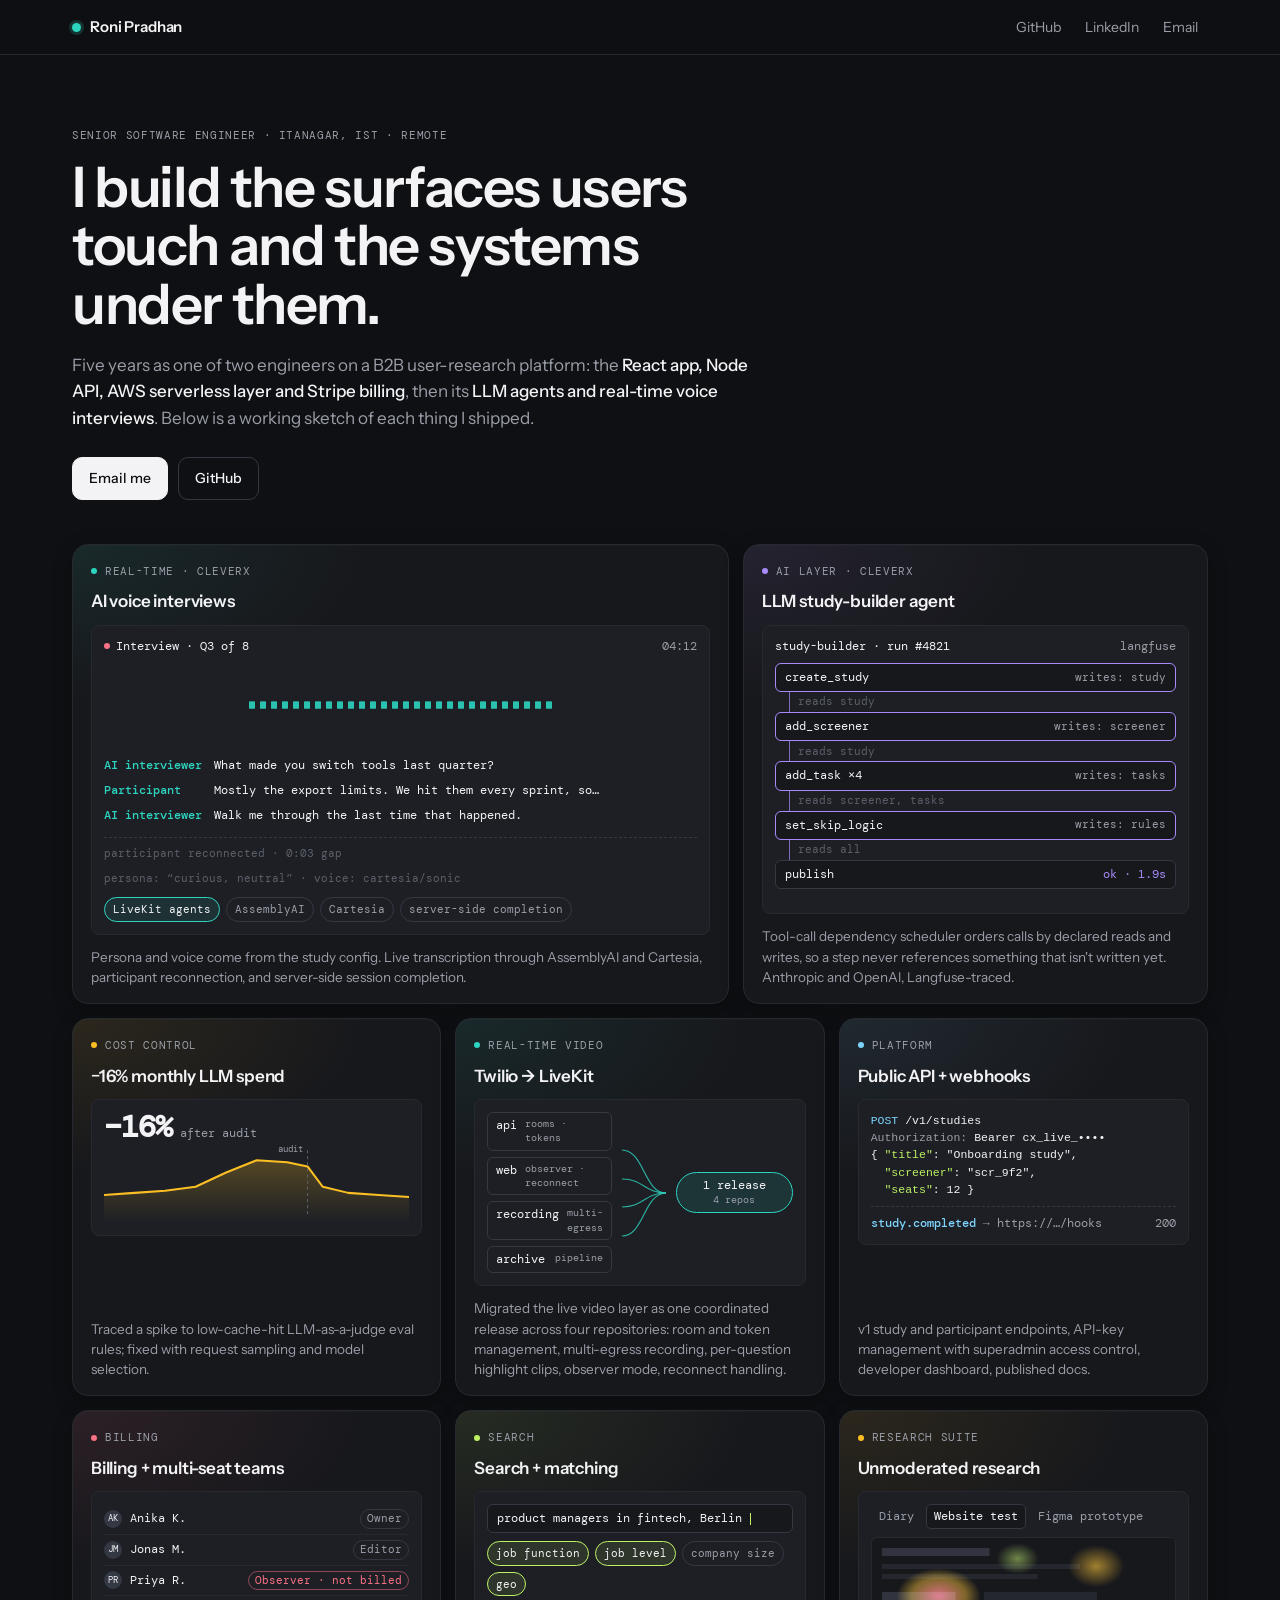
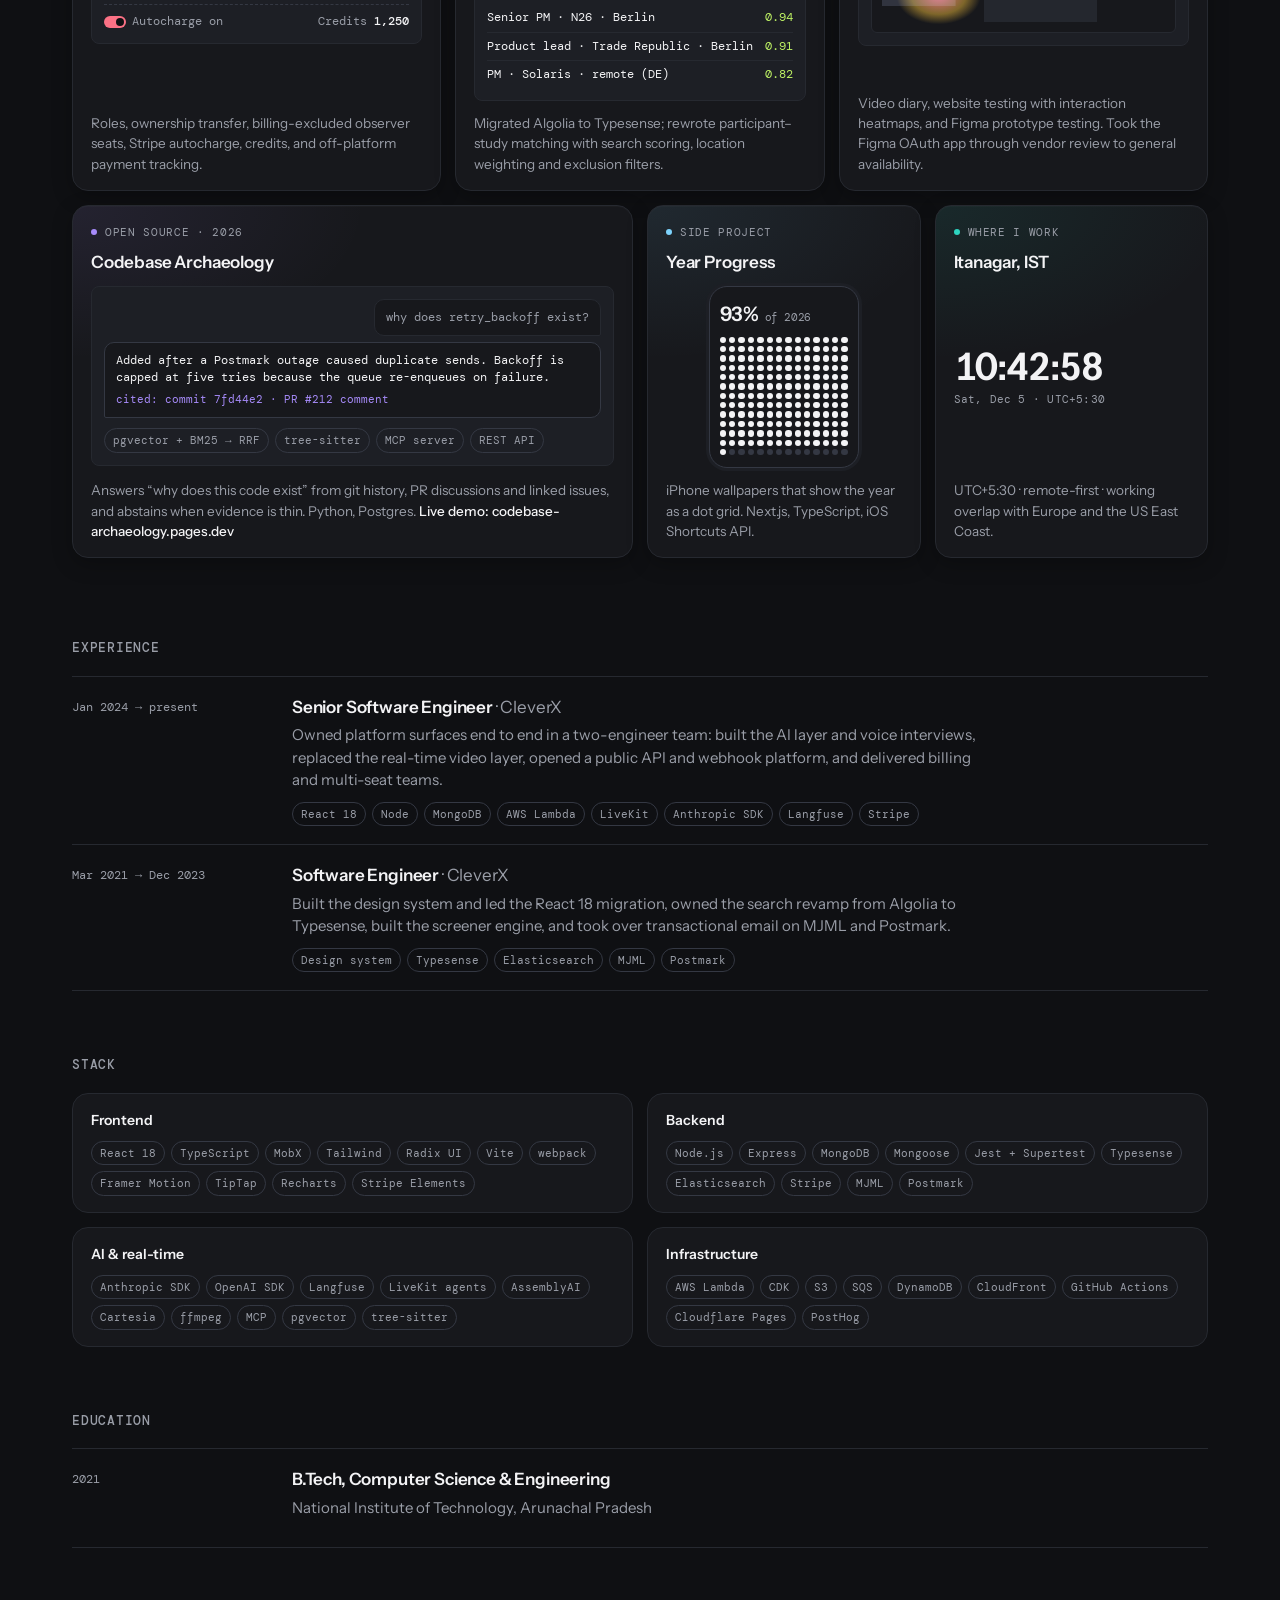
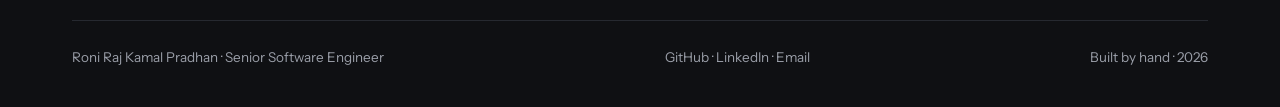
<file: explorations/d-bento-draft.html>
<!doctype html>
<html lang="en">
<head>
<meta charset="utf-8">
<meta name="viewport" content="width=device-width, initial-scale=1, viewport-fit=cover">
<meta name="color-scheme" content="dark">
<title>Roni Pradhan — Senior Software Engineer</title>
<meta name="description" content="Full-stack engineer who built a B2B research platform end to end as one of two engineers: React, Node, AWS serverless, Stripe, then its LLM agents and real-time voice interviews.">
<link rel="preconnect" href="https://fonts.googleapis.com">
<link rel="preconnect" href="https://fonts.gstatic.com" crossorigin>
<link href="https://fonts.googleapis.com/css2?family=Instrument+Sans:wght@400;500;600;700&family=DM+Mono:wght@400;500&display=swap" rel="stylesheet">
<style>
  :root{
    --bg:#0F1013; --card:#17181C; --raised:#1D1F25; --border:#262930; --border-strong:#343843;
    --text:#F3F3F5; --muted:#9A9EA8; --faint:#5B606B;
    --violet:#A78BFA; --teal:#2DD4BF; --amber:#FBBF24; --coral:#FB7185; --sky:#7DD3FC; --lime:#BEF264;
    --sans:'Instrument Sans',system-ui,sans-serif; --mono:'DM Mono',ui-monospace,Menlo,monospace;
    --r:16px; --ri:8px; --gap:14px;
  }
  *{box-sizing:border-box}
  html{scroll-behavior:smooth;color-scheme:dark}
  body{margin:0;background:var(--bg);color:var(--text);font-family:var(--sans);font-size:15px;line-height:1.5;-webkit-font-smoothing:antialiased}
  a{color:inherit}
  a:focus-visible,button:focus-visible{outline:2px solid var(--sky);outline-offset:3px;border-radius:6px}
  ::selection{background:var(--violet);color:#0F1013}
  .wrap{max-width:1200px;margin:0 auto;padding:0 clamp(16px,3vw,32px)}
  .mono{font-family:var(--mono);font-size:11.5px;letter-spacing:.02em}
  .eyebrow{font-family:var(--mono);font-size:11px;letter-spacing:.06em;text-transform:uppercase;color:var(--muted)}

  /* nav */
  nav{position:sticky;top:0;z-index:20;background:rgba(15,16,19,.82);backdrop-filter:blur(10px);-webkit-backdrop-filter:blur(10px);border-bottom:1px solid var(--border)}
  nav .wrap{display:flex;justify-content:space-between;align-items:center;height:54px}
  nav .brand{font-weight:600;text-decoration:none;letter-spacing:-.01em;display:flex;align-items:center;gap:9px}
  nav .brand i{width:9px;height:9px;border-radius:50%;background:var(--teal);box-shadow:0 0 0 3px rgba(45,212,191,.18)}
  nav .links{display:flex;gap:4px}
  nav .links a{text-decoration:none;color:var(--muted);padding:6px 10px;border-radius:8px;font-size:14px}
  nav .links a:hover{color:var(--text);background:var(--card)}

  /* hero */
  .hero{padding:72px 0 44px}
  .hero h1{font-size:clamp(32px,4.4vw,56px);font-weight:600;letter-spacing:-.025em;line-height:1.05;margin:14px 0 18px;max-width:18ch}
  .hero p{color:var(--muted);font-size:17px;line-height:1.55;max-width:62ch;margin:0 0 26px}
  .hero p b{color:var(--text);font-weight:500}
  .btns{display:flex;gap:10px;flex-wrap:wrap}
  .btn{display:inline-flex;align-items:center;gap:8px;padding:10px 16px;border-radius:10px;font-weight:500;font-size:14px;text-decoration:none;border:1px solid var(--border-strong);transition:transform .15s ease,background .15s ease,border-color .15s ease}
  .btn.fill{background:var(--text);color:#0F1013;border-color:var(--text)}
  .btn.fill:hover{background:#fff;transform:translateY(-1px)}
  .btn.line:hover{border-color:var(--muted);background:var(--card);transform:translateY(-1px)}

  /* bento */
  .bento{display:grid;grid-template-columns:repeat(12,1fr);gap:var(--gap);padding-bottom:24px}
  .card{position:relative;background:var(--card);border:1px solid var(--border);border-radius:var(--r);padding:18px 18px 16px;display:flex;flex-direction:column;gap:12px;min-width:0;overflow:hidden;
    box-shadow:0 1px 0 rgba(255,255,255,.02) inset,0 6px 20px rgba(0,0,0,.25);
    transition:transform .2s ease,border-color .2s ease;opacity:0;transform:translateY(10px);animation:up .6s cubic-bezier(.2,.7,.2,1) forwards}
  .card::before{content:"";position:absolute;inset:0;pointer-events:none;background:radial-gradient(420px 220px at 0% 0%,var(--tint,transparent) 0%,transparent 70%);opacity:.09}
  .card:hover{border-color:var(--border-strong);transform:translateY(-2px)}
  .card:focus-within{border-color:var(--border-strong)}
  a.card{text-decoration:none;color:inherit}
  .card>*{position:relative}
  @keyframes up{to{opacity:1;transform:translateY(0)}}
  .card:nth-child(1){animation-delay:.05s}.card:nth-child(2){animation-delay:.1s}.card:nth-child(3){animation-delay:.15s}.card:nth-child(4){animation-delay:.2s}.card:nth-child(5){animation-delay:.25s}.card:nth-child(6){animation-delay:.3s}.card:nth-child(7){animation-delay:.35s}.card:nth-child(8){animation-delay:.4s}.card:nth-child(9){animation-delay:.45s}.card:nth-child(10){animation-delay:.5s}.card:nth-child(11){animation-delay:.55s}
  .card .eyebrow{display:flex;align-items:center;gap:8px}
  .card .eyebrow i{width:6px;height:6px;border-radius:50%;background:var(--tint,var(--muted))}
  .card h3{margin:0;font-size:17px;font-weight:600;letter-spacing:-.01em;line-height:1.25}
  .card .cap{margin:auto 0 0;color:var(--muted);font-size:13.5px;line-height:1.5}
  .card .cap b{color:var(--text);font-weight:500}
  .ui{background:var(--raised);border:1px solid var(--border);border-radius:var(--ri);padding:12px;font-family:var(--mono);font-size:11.5px;line-height:1.5;color:var(--muted);min-width:0}
  .ui .hd{display:flex;justify-content:space-between;gap:10px;color:var(--text);margin-bottom:8px}
  .ui .hd span:last-child{color:var(--muted)}
  .chips{display:flex;flex-wrap:wrap;gap:6px}
  .chip{font-family:var(--mono);font-size:11px;padding:3px 8px;border-radius:999px;border:1px solid var(--border-strong);color:var(--muted);white-space:nowrap}
  .chip.on{color:var(--text);border-color:var(--tint,var(--border-strong));background:color-mix(in srgb,var(--tint,#fff) 10%,transparent)}
  .grow{flex:1}

  .c7{grid-column:span 7}.c6{grid-column:span 6}.c5{grid-column:span 5}.c4{grid-column:span 4}.c3{grid-column:span 3}
  .r2{grid-row:span 2}

  /* a. voice */
  .wave{display:flex;align-items:center;justify-content:center;gap:5px;height:64px;margin:10px 0}
  .wave i{flex:0 0 6px;height:100%;background:var(--teal);border-radius:3px;opacity:.9;transform-origin:center;transform:scaleY(.12);animation:wv 1.1s ease-in-out infinite alternate}
  @keyframes wv{from{transform:scaleY(.12)}to{transform:scaleY(var(--h,1))}}
  .voice{display:flex;flex-direction:column}
  .voice .tr{flex:1}
  .tr{display:grid;grid-template-columns:auto 1fr;gap:8px 12px;margin:10px 0 12px;align-content:start}
  .sess{display:flex;justify-content:space-between;gap:10px;flex-wrap:wrap;color:var(--faint);border-top:1px dashed var(--border-strong);padding-top:8px;margin-bottom:10px;font-size:10.5px}
  .tr b{color:var(--teal);font-weight:500;white-space:nowrap}
  .tr span{color:var(--text)}
  .live{display:inline-flex;align-items:center;gap:6px}
  .live::before{content:"";width:6px;height:6px;border-radius:50%;background:var(--coral);animation:blink 1.3s steps(1) infinite}
  @keyframes blink{50%{opacity:.2}}

  /* b. dag */
  .dag{display:flex;flex-direction:column;gap:0;margin:4px 0}
  .node{display:flex;align-items:center;justify-content:space-between;gap:10px;background:var(--card);border:1px solid var(--border-strong);border-radius:6px;padding:5px 9px;color:var(--text)}
  .node small{color:var(--muted);font-size:10.5px}
  .edge{display:flex;align-items:center;gap:8px;height:20px;padding-left:14px;color:var(--faint);font-size:10.5px}
  .edge::before{content:"";width:1px;height:100%;background:var(--violet);opacity:.7}
  .node.done{border-color:var(--violet)}
  .node .st{color:var(--violet)}

  /* c. sparkline */
  .spark{width:100%;height:auto;display:block}
  .spark .l{fill:none;stroke:var(--amber);stroke-width:2;stroke-linecap:round;stroke-linejoin:round;stroke-dasharray:600;stroke-dashoffset:600;animation:draw 1.6s .6s ease-out forwards}
  .spark .a{fill:url(#ag)}
  @keyframes draw{to{stroke-dashoffset:0}}
  .big{font-size:30px;font-weight:600;letter-spacing:-.03em;line-height:1;color:var(--text)}
  .big small{font-size:12px;color:var(--muted);font-weight:400;letter-spacing:0;margin-left:8px;font-family:var(--mono)}

  /* d. migration */
  .mig{display:grid;grid-template-columns:1fr auto 1fr;align-items:center;gap:10px}
  .mig .repos{display:flex;flex-direction:column;gap:6px}
  .mig .repo{border:1px solid var(--border-strong);border-radius:6px;padding:4px 8px;color:var(--text);display:flex;justify-content:space-between;gap:8px}
  .mig .repo small{color:var(--muted)}
  .mig svg{width:44px;height:110px;display:block}
  .mig svg path{stroke:var(--teal);fill:none;stroke-width:1.2;opacity:.8}
  .mig .rel{border:1px solid var(--teal);background:color-mix(in srgb,var(--teal) 12%,transparent);border-radius:999px;padding:6px 10px;color:var(--text);text-align:center;line-height:1.3}
  .mig .rel small{display:block;color:var(--muted)}

  /* e. api */
  .code{white-space:pre;overflow:hidden;text-overflow:ellipsis;color:var(--text);margin:0}
  .code .k{color:var(--sky)}.code .s{color:var(--muted)}.code .g{color:var(--lime)}
  .evt{display:flex;justify-content:space-between;gap:8px;border-top:1px dashed var(--border-strong);margin-top:8px;padding-top:8px}
  .evt b{color:var(--sky);font-weight:500}

  /* f. seats */
  .seat{display:flex;align-items:center;gap:8px;padding:5px 0;border-bottom:1px solid var(--border)}
  .seat:last-of-type{border-bottom:0}
  .seat .av{width:18px;height:18px;border-radius:50%;background:var(--border-strong);flex:none;display:grid;place-items:center;font-size:9px;color:var(--text)}
  .seat .nm{color:var(--text);flex:1;min-width:0;overflow:hidden;text-overflow:ellipsis;white-space:nowrap}
  .seat .role{font-size:10.5px;padding:1px 6px;border-radius:999px;border:1px solid var(--border-strong);white-space:nowrap}
  .seat .role.x{color:var(--coral);border-color:color-mix(in srgb,var(--coral) 50%,transparent)}
  .bill{display:flex;justify-content:space-between;gap:8px;margin-top:8px;padding-top:8px;border-top:1px dashed var(--border-strong)}
  .tog{display:inline-flex;align-items:center;gap:6px}
  .tog i{width:22px;height:12px;border-radius:999px;background:var(--coral);position:relative;display:inline-block}
  .tog i::after{content:"";position:absolute;right:2px;top:2px;width:8px;height:8px;border-radius:50%;background:#0F1013}

  /* g. search */
  .q{display:flex;align-items:center;gap:8px;background:var(--card);border:1px solid var(--border-strong);border-radius:6px;padding:5px 9px;color:var(--text)}
  .q .cur{width:1px;height:12px;background:var(--lime);animation:blink 1s steps(1) infinite}
  .res{display:flex;justify-content:space-between;gap:8px;padding:5px 0;border-bottom:1px solid var(--border)}
  .res:last-child{border-bottom:0}
  .res span:first-child{color:var(--text);min-width:0;overflow:hidden;text-overflow:ellipsis;white-space:nowrap}
  .res .sc{color:var(--lime)}

  /* h. heatmap */
  .tabs{display:flex;gap:4px;margin-bottom:8px;flex-wrap:wrap}
  .tabs span{padding:3px 7px;border-radius:5px;border:1px solid transparent;white-space:nowrap}
  .tabs span.on{border-color:var(--border-strong);color:var(--text);background:var(--card)}
  .heat{position:relative;height:96px;border-radius:6px;background:var(--card);border:1px solid var(--border);overflow:hidden}
  .heat::before{content:"";position:absolute;inset:10px;background:
    linear-gradient(var(--border-strong),var(--border-strong)) 0 0/38% 8px no-repeat,
    linear-gradient(var(--border),var(--border)) 0 16px/70% 5px no-repeat,
    linear-gradient(var(--border),var(--border)) 0 26px/55% 5px no-repeat,
    linear-gradient(var(--border-strong),var(--border-strong)) 0 44px/26% 14px no-repeat,
    linear-gradient(var(--border),var(--border)) 60% 44px/40% 30px no-repeat;opacity:.9}
  .heat::after{content:"";position:absolute;inset:0;background:
    radial-gradient(60px 40px at 22% 62%,rgba(251,113,133,.85),rgba(251,191,36,.45) 45%,transparent 70%),
    radial-gradient(40px 30px at 74% 30%,rgba(251,191,36,.6),transparent 70%),
    radial-gradient(30px 22px at 48% 22%,rgba(190,242,100,.5),transparent 70%);mix-blend-mode:screen}

  /* i. archaeology */
  .bub{background:var(--card);border:1px solid var(--border-strong);border-radius:10px;padding:9px 11px;color:var(--text);max-width:100%}
  .bub.q{align-self:flex-end;border-color:var(--border);color:var(--muted);border-radius:10px 10px 2px 10px}
  .bub.a{border-radius:10px 10px 10px 2px}
  .bub .cite{display:block;margin-top:6px;color:var(--violet);font-size:10.5px}
  .chat{display:flex;flex-direction:column;gap:6px}

  /* j. year */
  .phone{margin:0 auto;width:min(100%,150px);border:1px solid var(--border-strong);border-radius:18px;padding:12px 10px;background:var(--card);box-shadow:0 0 0 3px var(--raised)}
  .phone .pct{color:var(--text);font-size:20px;font-weight:600;letter-spacing:-.02em;font-family:var(--sans);margin-bottom:8px}
  .phone .pct small{font-family:var(--mono);color:var(--muted);font-weight:400;font-size:10.5px;margin-left:6px}
  .dots{display:grid;grid-template-columns:repeat(14,1fr);gap:3px}
  .dots i{display:block;aspect-ratio:1;border-radius:50%;background:var(--border-strong)}
  .dots i.on{background:var(--text)}

  /* k. clock */
  .clock{font-family:var(--sans);font-size:38px;font-weight:600;letter-spacing:-.03em;line-height:1;color:var(--text);font-variant-numeric:tabular-nums}
  .clock small{display:block;font-family:var(--mono);font-size:11px;color:var(--muted);letter-spacing:.02em;margin-top:8px;font-weight:400}

  /* below grid */
  section.plain{padding:56px 0 8px}
  section.plain h2{font-size:13px;font-family:var(--mono);letter-spacing:.06em;text-transform:uppercase;color:var(--muted);margin:0 0 18px;font-weight:500}
  .row{display:grid;grid-template-columns:200px 1fr;gap:20px;padding:18px 0;border-top:1px solid var(--border)}
  .row:last-child{border-bottom:1px solid var(--border)}
  .row .when{font-family:var(--mono);font-size:12px;color:var(--muted);padding-top:3px}
  .row h3{margin:0 0 4px;font-size:17px;font-weight:600;letter-spacing:-.01em}
  .row h3 span{color:var(--muted);font-weight:400}
  .row p{margin:0 0 10px;color:var(--muted);max-width:70ch}
  .stack{display:grid;grid-template-columns:repeat(2,1fr);gap:14px}
  .stack .grp{background:var(--card);border:1px solid var(--border);border-radius:var(--r);padding:16px 18px}
  .stack .grp h3{margin:0 0 10px;font-size:14px;font-weight:600}
  footer{margin-top:64px;padding:26px 0 40px;border-top:1px solid var(--border);display:flex;justify-content:space-between;gap:16px;flex-wrap:wrap;color:var(--muted);font-size:13.5px}
  footer a{text-decoration:none;color:var(--muted)}
  footer a:hover{color:var(--text)}

  @media (max-width:1000px){
    .bento{grid-template-columns:repeat(2,1fr)}
    .c7,.c6,.c5,.c4,.c3{grid-column:span 1}
    .c7,.c5,.c6{grid-column:span 2}
    .r2{grid-row:auto}
    .row{grid-template-columns:1fr;gap:6px}
  }
  @media (max-width:640px){
    .bento{grid-template-columns:1fr}
    .c7,.c6,.c5,.c4,.c3{grid-column:span 1}
    .stack{grid-template-columns:1fr}
    .hero{padding:48px 0 32px}
    nav .links a{padding:6px 7px}
  }
  @media (prefers-reduced-motion:reduce){
    .card{animation:none;opacity:1;transform:none}
    .wave i{animation:none;height:60%}
    .spark .l{animation:none;stroke-dashoffset:0}
    .live::before,.q .cur{animation:none}
    .card,.btn{transition:none}
  }
</style>
</head>
<body>

<nav aria-label="Primary">
  <div class="wrap">
    <a class="brand" href="#top"><i aria-hidden="true"></i>Roni Pradhan</a>
    <div class="links">
      <a href="https://github.com/Roninanu777" rel="me">GitHub</a>
      <a href="https://www.linkedin.com/in/roni-r-k-pradhan-279b06436/" rel="me">LinkedIn</a>
      <a href="mailto:ronirajkamalpradhan1112@gmail.com">Email</a>
    </div>
  </div>
</nav>

<main class="wrap" id="top">
  <header class="hero">
    <div class="eyebrow">Senior Software Engineer · Itanagar, IST · remote</div>
    <h1>I build the surfaces users touch and the systems under them.</h1>
    <p>Five years as one of two engineers on a B2B user-research platform: the <b>React app, Node API, AWS serverless layer and Stripe billing</b>, then its <b>LLM agents and real-time voice interviews</b>. Below is a working sketch of each thing I shipped.</p>
    <div class="btns">
      <a class="btn fill" href="mailto:ronirajkamalpradhan1112@gmail.com">Email me</a>
      <a class="btn line" href="https://github.com/Roninanu777">GitHub</a>
    </div>
  </header>

  <section class="bento" aria-label="Things I shipped">

    <!-- a. voice interviews -->
    <div class="card c7 r2" style="--tint:var(--teal)">
      <div class="eyebrow"><i></i>Real-time · CleverX</div>
      <h3>AI voice interviews</h3>
      <div class="ui grow voice">
        <div class="hd"><span class="live">Interview · Q3 of 8</span><span>04:12</span></div>
        <div class="wave" aria-hidden="true">
          <i style="--h:0.35;animation-delay:0s"></i><i style="--h:0.6;animation-delay:-.1s"></i><i style="--h:0.9;animation-delay:-.35s"></i><i style="--h:0.5;animation-delay:-.5s"></i><i style="--h:1;animation-delay:-.2s"></i><i style="--h:0.7;animation-delay:-.8s"></i><i style="--h:0.45;animation-delay:-.6s"></i>
          <i style="--h:0.8;animation-delay:-.15s"></i><i style="--h:0.3;animation-delay:-.9s"></i><i style="--h:0.95;animation-delay:-.4s"></i><i style="--h:0.6;animation-delay:-.7s"></i><i style="--h:0.4;animation-delay:-.05s"></i><i style="--h:0.85;animation-delay:-.55s"></i><i style="--h:0.55;animation-delay:-.3s"></i>
          <i style="--h:0.3;animation-delay:-.95s"></i><i style="--h:0.75;animation-delay:-.25s"></i><i style="--h:1;animation-delay:-.65s"></i><i style="--h:0.5;animation-delay:-.45s"></i><i style="--h:0.65;animation-delay:-.1s"></i><i style="--h:0.9;animation-delay:-.85s"></i><i style="--h:0.4;animation-delay:-.2s"></i>
          <i style="--h:0.7;animation-delay:-.6s"></i><i style="--h:0.35;animation-delay:-.35s"></i><i style="--h:0.8;animation-delay:-.75s"></i><i style="--h:0.6;animation-delay:-.5s"></i><i style="--h:0.95;animation-delay:-.15s"></i><i style="--h:0.45;animation-delay:-.9s"></i><i style="--h:0.3;animation-delay:-.4s"></i>
        </div>
        <div class="tr">
          <b>AI interviewer</b><span>What made you switch tools last quarter?</span>
          <b>Participant</b><span>Mostly the export limits. We hit them every sprint, so…</span>
          <b>AI interviewer</b><span>Walk me through the last time that happened.</span>
        </div>
        <div class="sess"><span>participant reconnected · 0:03 gap</span><span>persona: “curious, neutral” · voice: cartesia/sonic</span></div>
        <div class="chips"><span class="chip on">LiveKit agents</span><span class="chip">AssemblyAI</span><span class="chip">Cartesia</span><span class="chip">server-side completion</span></div>
      </div>
      <p class="cap">Persona and voice come from the study config. Live transcription through AssemblyAI and Cartesia, participant reconnection, and server-side session completion.</p>
    </div>

    <!-- b. agent -->
    <div class="card c5 r2" style="--tint:var(--violet)">
      <div class="eyebrow"><i></i>AI layer · CleverX</div>
      <h3>LLM study-builder agent</h3>
      <div class="ui grow">
        <div class="hd"><span>study-builder · run #4821</span><span>langfuse</span></div>
        <div class="dag" aria-label="Tool call order">
          <div class="node done"><span>create_study</span><small>writes: study</small></div>
          <div class="edge">reads study</div>
          <div class="node done"><span>add_screener</span><small>writes: screener</small></div>
          <div class="edge">reads study</div>
          <div class="node done"><span>add_task ×4</span><small>writes: tasks</small></div>
          <div class="edge">reads screener, tasks</div>
          <div class="node done"><span>set_skip_logic</span><small>writes: rules</small></div>
          <div class="edge">reads all</div>
          <div class="node"><span>publish</span><span class="st">ok · 1.9s</span></div>
        </div>
      </div>
      <p class="cap">Tool-call dependency scheduler orders calls by declared reads and writes, so a step never references something that isn't written yet. Anthropic and OpenAI, Langfuse-traced.</p>
    </div>

    <!-- c. cost -->
    <div class="card c4" style="--tint:var(--amber)">
      <div class="eyebrow"><i></i>Cost control</div>
      <h3>−16% monthly LLM spend</h3>
      <div class="ui">
        <div class="big">−16%<small>after audit</small></div>
        <svg class="spark" viewBox="0 0 300 80" aria-hidden="true">
          <defs><linearGradient id="ag" x1="0" x2="0" y1="0" y2="1"><stop offset="0" stop-color="#FBBF24" stop-opacity=".25"/><stop offset="1" stop-color="#FBBF24" stop-opacity="0"/></linearGradient></defs>
          <path class="a" d="M0,52 L30,50 L60,48 L90,44 L120,30 L150,18 L180,20 L200,24 L215,44 L240,50 L270,52 L300,54 L300,80 L0,80 Z"/>
          <path class="l" d="M0,52 L30,50 L60,48 L90,44 L120,30 L150,18 L180,20 L200,24 L215,44 L240,50 L270,52 L300,54"/>
          <line x1="200" y1="8" x2="200" y2="72" stroke="#5B606B" stroke-dasharray="3 3"/>
          <text x="196" y="10" fill="#9A9EA8" font-size="9" text-anchor="end" font-family="DM Mono">audit</text>
        </svg>
      </div>
      <p class="cap">Traced a spike to low-cache-hit LLM-as-a-judge eval rules; fixed with request sampling and model selection.</p>
    </div>

    <!-- d. migration -->
    <div class="card c4" style="--tint:var(--teal)">
      <div class="eyebrow"><i></i>Real-time video</div>
      <h3>Twilio → LiveKit</h3>
      <div class="ui">
        <div class="mig">
          <div class="repos">
            <div class="repo"><span>api</span><small>rooms · tokens</small></div>
            <div class="repo"><span>web</span><small>observer · reconnect</small></div>
            <div class="repo"><span>recording</span><small>multi-egress</small></div>
            <div class="repo"><span>archive</span><small>pipeline</small></div>
          </div>
          <svg viewBox="0 0 44 110" aria-hidden="true">
            <path d="M0,12 C22,12 22,55 44,55"/><path d="M0,41 C22,41 22,55 44,55"/><path d="M0,69 C22,69 22,55 44,55"/><path d="M0,98 C22,98 22,55 44,55"/>
          </svg>
          <div class="rel">1 release<small>4 repos</small></div>
        </div>
      </div>
      <p class="cap">Migrated the live video layer as one coordinated release across four repositories: room and token management, multi-egress recording, per-question highlight clips, observer mode, reconnect handling.</p>
    </div>

    <!-- e. api -->
    <div class="card c4" style="--tint:var(--sky)">
      <div class="eyebrow"><i></i>Platform</div>
      <h3>Public API + webhooks</h3>
      <div class="ui">
<pre class="code"><span class="k">POST</span> /v1/studies
<span class="s">Authorization:</span> Bearer cx_live_••••
{ <span class="g">"title"</span>: "Onboarding study",
  <span class="g">"screener"</span>: "scr_9f2",
  <span class="g">"seats"</span>: 12 }</pre>
        <div class="evt"><span><b>study.completed</b> → https://…/hooks</span><span>200</span></div>
      </div>
      <p class="cap">v1 study and participant endpoints, API-key management with superadmin access control, developer dashboard, published docs.</p>
    </div>

    <!-- f. billing -->
    <div class="card c4" style="--tint:var(--coral)">
      <div class="eyebrow"><i></i>Billing</div>
      <h3>Billing + multi-seat teams</h3>
      <div class="ui">
        <div class="seat"><span class="av">AK</span><span class="nm">Anika K.</span><span class="role">Owner</span></div>
        <div class="seat"><span class="av">JM</span><span class="nm">Jonas M.</span><span class="role">Editor</span></div>
        <div class="seat"><span class="av">PR</span><span class="nm">Priya R.</span><span class="role x">Observer · not billed</span></div>
        <div class="bill"><span class="tog"><i aria-hidden="true"></i>Autocharge on</span><span>Credits <b style="color:var(--text);font-weight:500">1,250</b></span></div>
      </div>
      <p class="cap">Roles, ownership transfer, billing-excluded observer seats, Stripe autocharge, credits, and off-platform payment tracking.</p>
    </div>

    <!-- g. search -->
    <div class="card c4" style="--tint:var(--lime)">
      <div class="eyebrow"><i></i>Search</div>
      <h3>Search + matching</h3>
      <div class="ui">
        <div class="q"><span>product managers in fintech, Berlin</span><span class="cur" aria-hidden="true"></span></div>
        <div class="chips" style="margin:8px 0"><span class="chip on">job function</span><span class="chip on">job level</span><span class="chip">company size</span><span class="chip on">geo</span></div>
        <div class="res"><span>Senior PM · N26 · Berlin</span><span class="sc">0.94</span></div>
        <div class="res"><span>Product lead · Trade Republic · Berlin</span><span class="sc">0.91</span></div>
        <div class="res"><span>PM · Solaris · remote (DE)</span><span class="sc">0.82</span></div>
      </div>
      <p class="cap">Migrated Algolia to Typesense; rewrote participant–study matching with search scoring, location weighting and exclusion filters.</p>
    </div>

    <!-- h. unmoderated -->
    <div class="card c4" style="--tint:var(--amber)">
      <div class="eyebrow"><i></i>Research suite</div>
      <h3>Unmoderated research</h3>
      <div class="ui">
        <div class="tabs"><span>Diary</span><span class="on">Website test</span><span>Figma prototype</span></div>
        <div class="heat" aria-hidden="true"></div>
      </div>
      <p class="cap">Video diary, website testing with interaction heatmaps, and Figma prototype testing. Took the Figma OAuth app through vendor review to general availability.</p>
    </div>

    <!-- i. archaeology -->
    <a class="card c6" style="--tint:var(--violet)" href="https://github.com/Roninanu777/codebase-archaeology">
      <div class="eyebrow"><i></i>Open source · 2026</div>
      <h3>Codebase Archaeology</h3>
      <div class="ui chat">
        <div class="bub q">why does retry_backoff exist?</div>
        <div class="bub a">Added after a Postmark outage caused duplicate sends. Backoff is capped at five tries because the queue re-enqueues on failure.<span class="cite">cited: commit 7fd44e2 · PR #212 comment</span></div>
        <div class="chips" style="margin-top:4px"><span class="chip">pgvector + BM25 → RRF</span><span class="chip">tree-sitter</span><span class="chip">MCP server</span><span class="chip">REST API</span></div>
      </div>
      <p class="cap">Answers “why does this code exist” from git history, PR discussions and linked issues, and abstains when evidence is thin. Python, Postgres. <b>Live demo: codebase-archaeology.pages.dev</b></p>
    </a>

    <!-- j. year -->
    <a class="card c3" style="--tint:var(--sky)" href="https://github.com/Roninanu777/year-progress-wallpaper">
      <div class="eyebrow"><i></i>Side project</div>
      <h3>Year Progress</h3>
      <div class="phone" aria-hidden="true">
        <div class="pct" id="ypct">—</div>
        <div class="dots" id="ydots"></div>
      </div>
      <p class="cap">iPhone wallpapers that show the year as a dot grid. Next.js, TypeScript, iOS Shortcuts API.</p>
    </a>

    <!-- k. clock -->
    <div class="card c3" style="--tint:var(--teal)">
      <div class="eyebrow"><i></i>Where I work</div>
      <h3>Itanagar, IST</h3>
      <div class="grow" style="display:flex;align-items:center">
        <div class="clock"><span id="clock">--:--:--</span><small id="dateline">UTC+5:30</small></div>
      </div>
      <p class="cap">UTC+5:30 · remote-first · working overlap with Europe and the US East Coast.</p>
    </div>

  </section>

  <section class="plain" id="experience">
    <h2>Experience</h2>
    <div class="row">
      <div class="when">Jan 2024 → present</div>
      <div>
        <h3>Senior Software Engineer <span>· CleverX</span></h3>
        <p>Owned platform surfaces end to end in a two-engineer team: built the AI layer and voice interviews, replaced the real-time video layer, opened a public API and webhook platform, and delivered billing and multi-seat teams.</p>
        <div class="chips"><span class="chip">React 18</span><span class="chip">Node</span><span class="chip">MongoDB</span><span class="chip">AWS Lambda</span><span class="chip">LiveKit</span><span class="chip">Anthropic SDK</span><span class="chip">Langfuse</span><span class="chip">Stripe</span></div>
      </div>
    </div>
    <div class="row">
      <div class="when">Mar 2021 → Dec 2023</div>
      <div>
        <h3>Software Engineer <span>· CleverX</span></h3>
        <p>Built the design system and led the React 18 migration, owned the search revamp from Algolia to Typesense, built the screener engine, and took over transactional email on MJML and Postmark.</p>
        <div class="chips"><span class="chip">Design system</span><span class="chip">Typesense</span><span class="chip">Elasticsearch</span><span class="chip">MJML</span><span class="chip">Postmark</span></div>
      </div>
    </div>
  </section>

  <section class="plain" id="stack">
    <h2>Stack</h2>
    <div class="stack">
      <div class="grp"><h3>Frontend</h3><div class="chips"><span class="chip">React 18</span><span class="chip">TypeScript</span><span class="chip">MobX</span><span class="chip">Tailwind</span><span class="chip">Radix UI</span><span class="chip">Vite</span><span class="chip">webpack</span><span class="chip">Framer Motion</span><span class="chip">TipTap</span><span class="chip">Recharts</span><span class="chip">Stripe Elements</span></div></div>
      <div class="grp"><h3>Backend</h3><div class="chips"><span class="chip">Node.js</span><span class="chip">Express</span><span class="chip">MongoDB</span><span class="chip">Mongoose</span><span class="chip">Jest + Supertest</span><span class="chip">Typesense</span><span class="chip">Elasticsearch</span><span class="chip">Stripe</span><span class="chip">MJML</span><span class="chip">Postmark</span></div></div>
      <div class="grp"><h3>AI &amp; real-time</h3><div class="chips"><span class="chip">Anthropic SDK</span><span class="chip">OpenAI SDK</span><span class="chip">Langfuse</span><span class="chip">LiveKit agents</span><span class="chip">AssemblyAI</span><span class="chip">Cartesia</span><span class="chip">ffmpeg</span><span class="chip">MCP</span><span class="chip">pgvector</span><span class="chip">tree-sitter</span></div></div>
      <div class="grp"><h3>Infrastructure</h3><div class="chips"><span class="chip">AWS Lambda</span><span class="chip">CDK</span><span class="chip">S3</span><span class="chip">SQS</span><span class="chip">DynamoDB</span><span class="chip">CloudFront</span><span class="chip">GitHub Actions</span><span class="chip">Cloudflare Pages</span><span class="chip">PostHog</span></div></div>
    </div>
  </section>

  <section class="plain" id="education">
    <h2>Education</h2>
    <div class="row">
      <div class="when">2021</div>
      <div><h3>B.Tech, Computer Science &amp; Engineering</h3><p>National Institute of Technology, Arunachal Pradesh</p></div>
    </div>
  </section>

  <footer>
    <span>Roni Raj Kamal Pradhan · Senior Software Engineer</span>
    <span><a href="https://github.com/Roninanu777">GitHub</a> · <a href="https://www.linkedin.com/in/roni-r-k-pradhan-279b06436/">LinkedIn</a> · <a href="mailto:ronirajkamalpradhan1112@gmail.com">Email</a></span>
    <span>Built by hand · 2026</span>
  </footer>
</main>

<script>
  (function(){
    const el=document.getElementById('clock'), dl=document.getElementById('dateline');
    function tick(){
      const now=new Date();
      el.textContent=new Intl.DateTimeFormat('en-GB',{timeZone:'Asia/Kolkata',hour:'2-digit',minute:'2-digit',second:'2-digit',hour12:false}).format(now);
      dl.textContent=new Intl.DateTimeFormat('en-US',{timeZone:'Asia/Kolkata',weekday:'short',month:'short',day:'numeric'}).format(now)+' · UTC+5:30';
    }
    tick(); setInterval(tick,1000);
  })();
  (function(){
    const box=document.getElementById('ydots'), pctEl=document.getElementById('ypct'); if(!box) return;
    const now=new Date(), y=now.getFullYear(), start=new Date(y,0,1), end=new Date(y+1,0,1);
    const pct=(now-start)/(end-start), total=14*13, done=Math.round(total*pct);
    const frag=document.createDocumentFragment();
    for(let i=0;i<total;i++){const d=document.createElement('i'); if(i<done) d.className='on'; frag.appendChild(d);}
    box.appendChild(frag);
    pctEl.innerHTML=Math.round(pct*100)+'%<small>of '+y+'</small>';
  })();
</script>
</body>
</html>
</file>
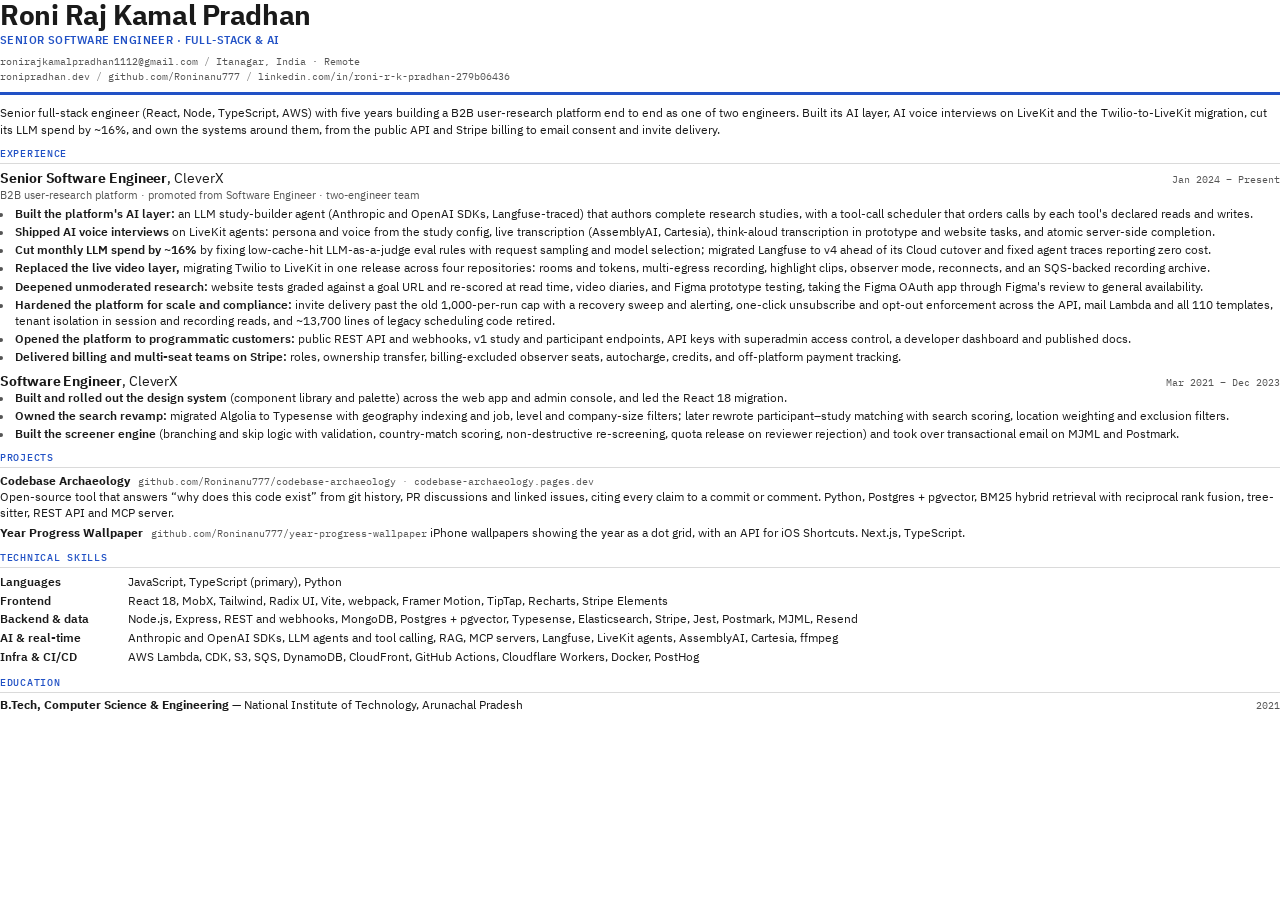
<file: resume/resume.html>
<!doctype html>
<html lang="en">
<head>
<meta charset="utf-8">
<title>Roni Raj Kamal Pradhan — Senior Software Engineer</title>
<meta name="author" content="Roni Raj Kamal Pradhan">
<meta name="description" content="Resume of Roni Raj Kamal Pradhan, Senior Software Engineer (full-stack and AI).">
<style>
  /* Master resume source. Build with ./build.sh, which prints it through Chromium so the
     PDF keeps a real text layer. One A4 page: build.sh fails if it spills to a second.

     Rules learned the hard way (each one broke ATS text extraction):
     - Fonts are local TTFs. Google-Fonts woff2 comes out of Chromium as Type3 glyph fonts.
     - No position:relative/absolute anywhere. Chromium paints positioned boxes later,
       which scrambles the text order a parser reads.
     - Heading letter-spacing stays small, or parsers split words into letters.
     - Ligatures off, so "fi" and "fl" stay plain letters for keyword matching.

     The phone number is deliberately not in this file. build.sh inserts it into the
     .phone span for the private copy only, from resume/.private (gitignored). */
  @font-face { font-family: 'IBM Plex Sans'; font-weight: 400; src: url(fonts/IBMPlexSans-Regular.ttf) format('truetype'); }
  @font-face { font-family: 'IBM Plex Sans'; font-weight: 500; src: url(fonts/IBMPlexSans-Medium.ttf) format('truetype'); }
  @font-face { font-family: 'IBM Plex Sans'; font-weight: 600; src: url(fonts/IBMPlexSans-SemiBold.ttf) format('truetype'); }
  @font-face { font-family: 'IBM Plex Sans'; font-weight: 700; src: url(fonts/IBMPlexSans-Bold.ttf) format('truetype'); }
  @font-face { font-family: 'IBM Plex Mono'; font-weight: 400; src: url(fonts/IBMPlexMono-Regular.ttf) format('truetype'); }
  @font-face { font-family: 'IBM Plex Mono'; font-weight: 500; src: url(fonts/IBMPlexMono-Medium.ttf) format('truetype'); }

  @page { size: A4; margin: 10mm 13mm 10mm 13mm; }
  :root {
    --ink: #1A1A1A; --muted: #555; --faint: #8A8A8A; --rule: #DADADA; --blue: #2151C5;
    --sans: 'IBM Plex Sans', -apple-system, 'Helvetica Neue', Arial, sans-serif;
    --mono: 'IBM Plex Mono', Menlo, Consolas, monospace;
  }
  * { box-sizing: border-box; }
  html, body { margin: 0; padding: 0; }
  body { font-family: var(--sans); font-size: 9.1pt; line-height: 1.32; color: var(--ink); font-variant-ligatures: none; -webkit-print-color-adjust: exact; print-color-adjust: exact; }
  a { color: inherit; text-decoration: none; }
  [hidden] { display: none !important; }

  /* header */
  .head { padding-bottom: 6pt; border-bottom: 2.4pt solid var(--blue); margin-bottom: 7pt; }
  h1 { font-size: 21pt; font-weight: 700; letter-spacing: -.015em; line-height: 1.05; margin: 0 0 3pt; }
  .role { font-size: 8pt; font-weight: 600; letter-spacing: .04em; text-transform: uppercase; color: var(--blue); margin: 0 0 5pt; }
  .contact { font-family: var(--mono); font-size: 7.5pt; color: var(--muted); line-height: 1.5; }
  .contact span { white-space: nowrap; }
  .contact span + span:not(.nl)::before { content: "  /  "; color: var(--faint); }

  /* sections */
  h2 { font-family: var(--mono); font-size: 7.6pt; font-weight: 500; letter-spacing: .07em; text-transform: uppercase; color: var(--blue); margin: 7pt 0 3.5pt; padding-bottom: 2pt; border-bottom: .6pt solid var(--rule); }
  p { margin: 0; }
  .summary { font-size: 9.2pt; line-height: 1.36; }

  /* experience */
  .job { margin-bottom: 5pt; }
  .job-head { display: flex; justify-content: space-between; align-items: baseline; gap: 12pt; }
  .job-head h3 { margin: 0; font-size: 10.3pt; font-weight: 700; letter-spacing: -.005em; }
  .job-head h3 span { font-weight: 400; }
  .when { font-family: var(--mono); font-size: 7.7pt; color: var(--muted); white-space: nowrap; }
  .sub { font-size: 8.2pt; color: var(--muted); margin: 1pt 0 2.5pt; }
  ul { margin: 0; padding: 0 0 0 10pt; list-style: disc; }
  li { margin: 0 0 1.6pt; padding-left: 1pt; }
  li::marker { color: var(--muted); font-size: 8pt; }
  li b { font-weight: 600; }

  /* projects */
  .proj { margin-bottom: 3pt; }
  .proj .name { font-weight: 700; }
  .proj .links { font-family: var(--mono); font-size: 7.6pt; color: var(--muted); margin-left: 4pt; }
  .proj .links a + a::before { content: " · "; color: var(--faint); }

  /* technical */
  table.tech { border-collapse: collapse; width: 100%; }
  table.tech th { text-align: left; vertical-align: top; font-weight: 600; font-size: 8.8pt; width: 96pt; padding: 1.2pt 8pt 1.2pt 0; white-space: nowrap; }
  table.tech td { vertical-align: top; font-size: 8.9pt; padding: 1.2pt 0; }

  /* education */
  .edu { display: flex; justify-content: space-between; align-items: baseline; gap: 12pt; }
</style>
</head>
<body>

<header class="head">
  <h1>Roni Raj Kamal Pradhan</h1>
  <p class="role">Senior Software Engineer · Full-stack &amp; AI</p>
  <p class="contact">
    <span><a href="mailto:ronirajkamalpradhan1112@gmail.com">ronirajkamalpradhan1112@gmail.com</a></span><span class="phone" hidden></span><span>Itanagar, India · Remote</span><br>
    <span class="nl"><a href="https://ronipradhan.dev">ronipradhan.dev</a></span><span><a href="https://github.com/Roninanu777">github.com/Roninanu777</a></span><span><a href="https://www.linkedin.com/in/roni-r-k-pradhan-279b06436/">linkedin.com/in/roni-r-k-pradhan-279b06436</a></span>
  </p>
</header>

<p class="summary">Senior full-stack engineer (React, Node, TypeScript, AWS) with five years building a B2B user-research platform end to end as one of two engineers. Built its AI layer, AI voice interviews on LiveKit and the Twilio-to-LiveKit migration, cut its LLM spend by ~16%, and own the systems around them, from the public API and Stripe billing to email consent and invite delivery.</p>

<h2>Experience</h2>

<div class="job">
  <div class="job-head"><h3>Senior Software Engineer<span>, CleverX</span></h3><span class="when">Jan 2024 – Present</span></div>
  <!-- TODO when you have the numbers: add stage / customer count to this line, e.g. "seed-stage, N customers". -->
  <p class="sub">B2B user-research platform · promoted from Software Engineer · two-engineer team</p>
  <ul>
    <li><b>Built the platform's AI layer:</b> an LLM study-builder agent (Anthropic and OpenAI SDKs, Langfuse-traced) that authors complete research studies, with a tool-call scheduler that orders calls by each tool's declared reads and writes.</li>
    <li><b>Shipped AI voice interviews</b> on LiveKit agents: persona and voice from the study config, live transcription (AssemblyAI, Cartesia), think-aloud transcription in prototype and website tasks, and atomic server-side completion.</li>
    <!-- TODO: add the dollar figure if you can share it, e.g. "(~$X/month)". -->
    <li><b>Cut monthly LLM spend by ~16%</b> by fixing low-cache-hit LLM-as-a-judge eval rules with request sampling and model selection; migrated Langfuse to v4 ahead of its Cloud cutover and fixed agent traces reporting zero cost.</li>
    <li><b>Replaced the live video layer,</b> migrating Twilio to LiveKit in one release across four repositories: rooms and tokens, multi-egress recording, highlight clips, observer mode, reconnects, and an SQS-backed recording archive.</li>
    <li><b>Deepened unmoderated research:</b> website tests graded against a goal URL and re-scored at read time, video diaries, and Figma prototype testing, taking the Figma OAuth app through Figma's review to general availability.</li>
    <li><b>Hardened the platform for scale and compliance:</b> invite delivery past the old 1,000-per-run cap with a recovery sweep and alerting, one-click unsubscribe and opt-out enforcement across the API, mail Lambda and all 110 templates, tenant isolation in session and recording reads, and ~13,700 lines of legacy scheduling code retired.</li>
    <!-- TODO: add "used by N integrations" if known. -->
    <li><b>Opened the platform to programmatic customers:</b> public REST API and webhooks, v1 study and participant endpoints, API keys with superadmin access control, a developer dashboard and published docs.</li>
    <li><b>Delivered billing and multi-seat teams on Stripe:</b> roles, ownership transfer, billing-excluded observer seats, autocharge, credits, and off-platform payment tracking.</li>
  </ul>
</div>

<div class="job">
  <div class="job-head"><h3>Software Engineer<span>, CleverX</span></h3><span class="when">Mar 2021 – Dec 2023</span></div>
  <ul>
    <li><b>Built and rolled out the design system</b> (component library and palette) across the web app and admin console, and led the React 18 migration.</li>
    <li><b>Owned the search revamp:</b> migrated Algolia to Typesense with geography indexing and job, level and company-size filters; later rewrote participant–study matching with search scoring, location weighting and exclusion filters.</li>
    <li><b>Built the screener engine</b> (branching and skip logic with validation, country-match scoring, non-destructive re-screening, quota release on reviewer rejection) and took over transactional email on MJML and Postmark.</li>
  </ul>
</div>

<h2>Projects</h2>

<div class="proj">
  <p><span class="name">Codebase Archaeology</span> <span class="links"><a href="https://github.com/Roninanu777/codebase-archaeology">github.com/Roninanu777/codebase-archaeology</a><a href="https://codebase-archaeology.pages.dev">codebase-archaeology.pages.dev</a></span></p>
  <p>Open-source tool that answers “why does this code exist” from git history, PR discussions and linked issues, citing every claim to a commit or comment. Python, Postgres + pgvector, BM25 hybrid retrieval with reciprocal rank fusion, tree-sitter, REST API and MCP server.</p>
</div>
<div class="proj">
  <p><span class="name">Year Progress Wallpaper</span> <span class="links"><a href="https://github.com/Roninanu777/year-progress-wallpaper">github.com/Roninanu777/year-progress-wallpaper</a></span> iPhone wallpapers showing the year as a dot grid, with an API for iOS Shortcuts. Next.js, TypeScript.</p>
</div>

<h2>Technical Skills</h2>

<table class="tech">
  <tr><th>Languages</th><td>JavaScript, TypeScript (primary), Python</td></tr>
  <tr><th>Frontend</th><td>React 18, MobX, Tailwind, Radix UI, Vite, webpack, Framer Motion, TipTap, Recharts, Stripe Elements</td></tr>
  <tr><th>Backend &amp; data</th><td>Node.js, Express, REST and webhooks, MongoDB, Postgres + pgvector, Typesense, Elasticsearch, Stripe, Jest, Postmark, MJML, Resend</td></tr>
  <tr><th>AI &amp; real-time</th><td>Anthropic and OpenAI SDKs, LLM agents and tool calling, RAG, MCP servers, Langfuse, LiveKit agents, AssemblyAI, Cartesia, ffmpeg</td></tr>
  <tr><th>Infra &amp; CI/CD</th><td>AWS Lambda, CDK, S3, SQS, DynamoDB, CloudFront, GitHub Actions, Cloudflare Workers, Docker, PostHog</td></tr>
</table>

<h2>Education</h2>

<div class="edu"><p><b>B.Tech, Computer Science &amp; Engineering</b> — National Institute of Technology, Arunachal Pradesh</p><span class="when">2021</span></div>

</body>
</html>
</file>
